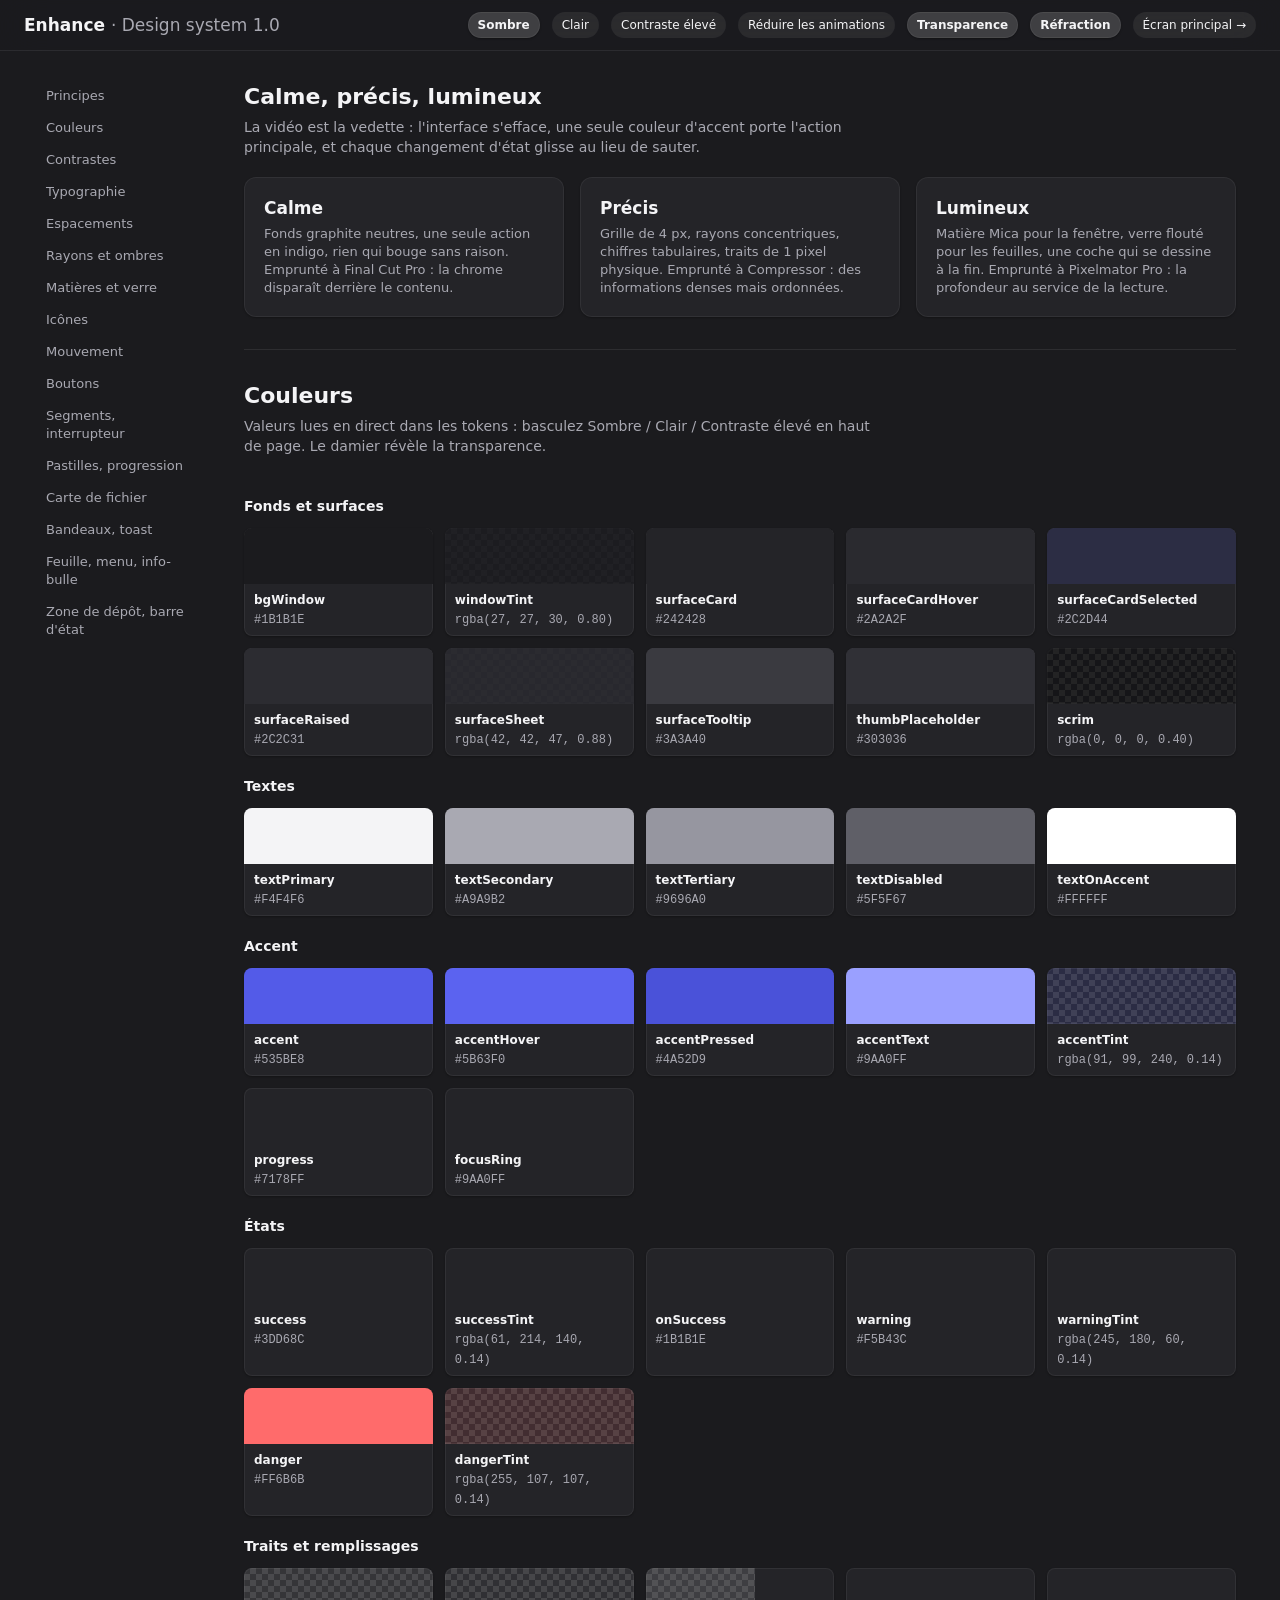
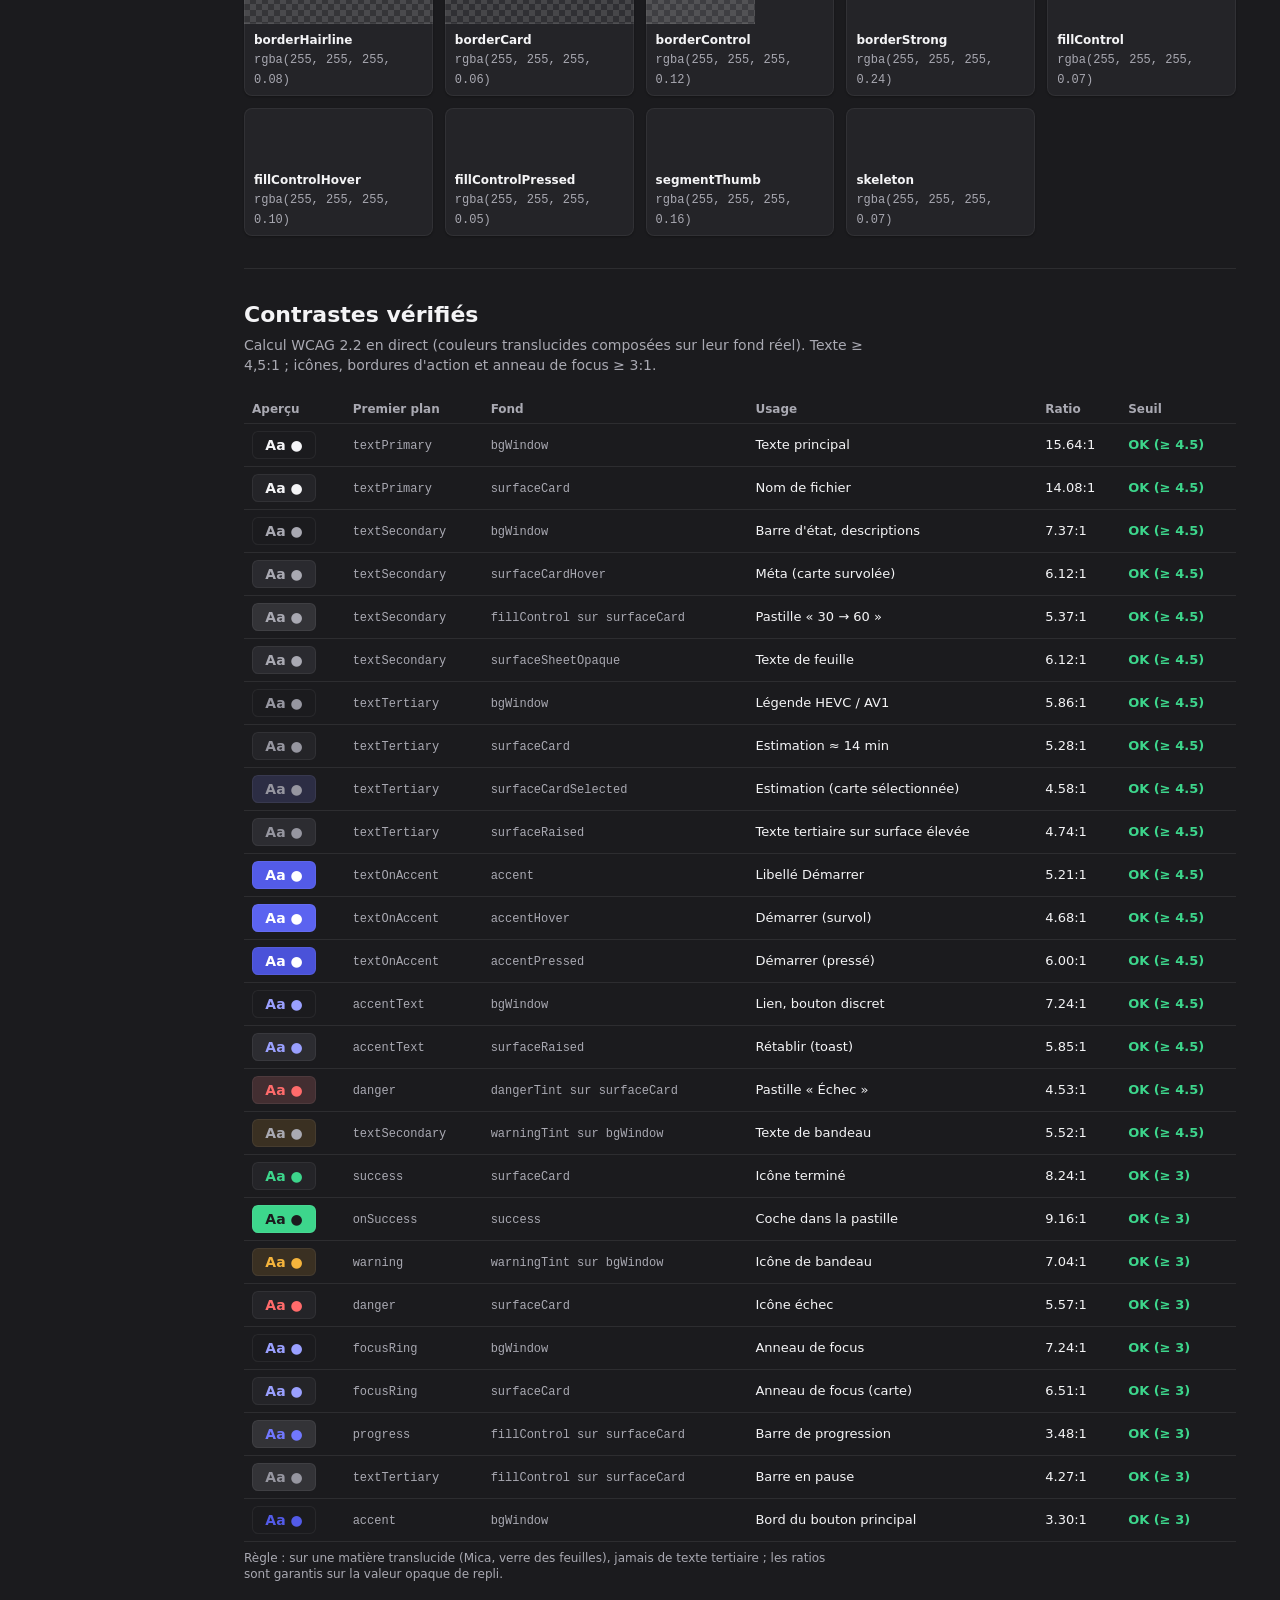
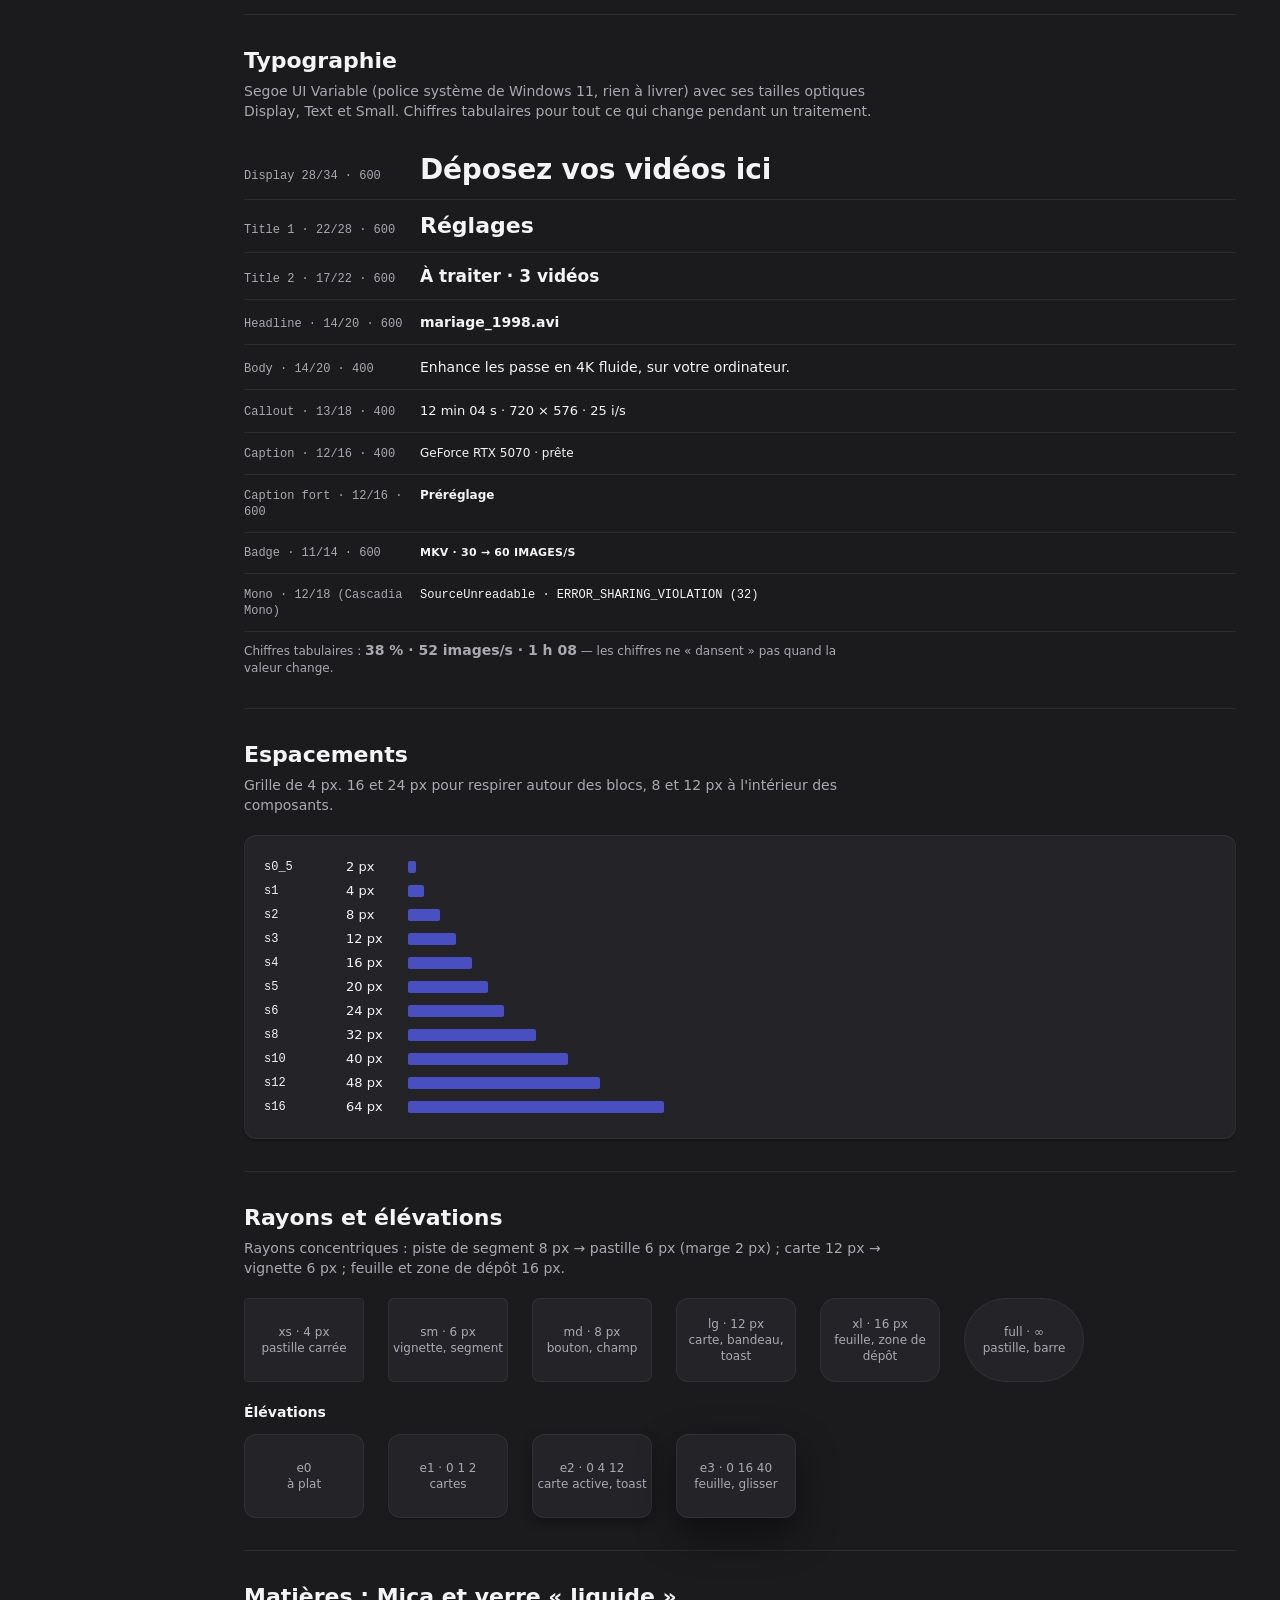
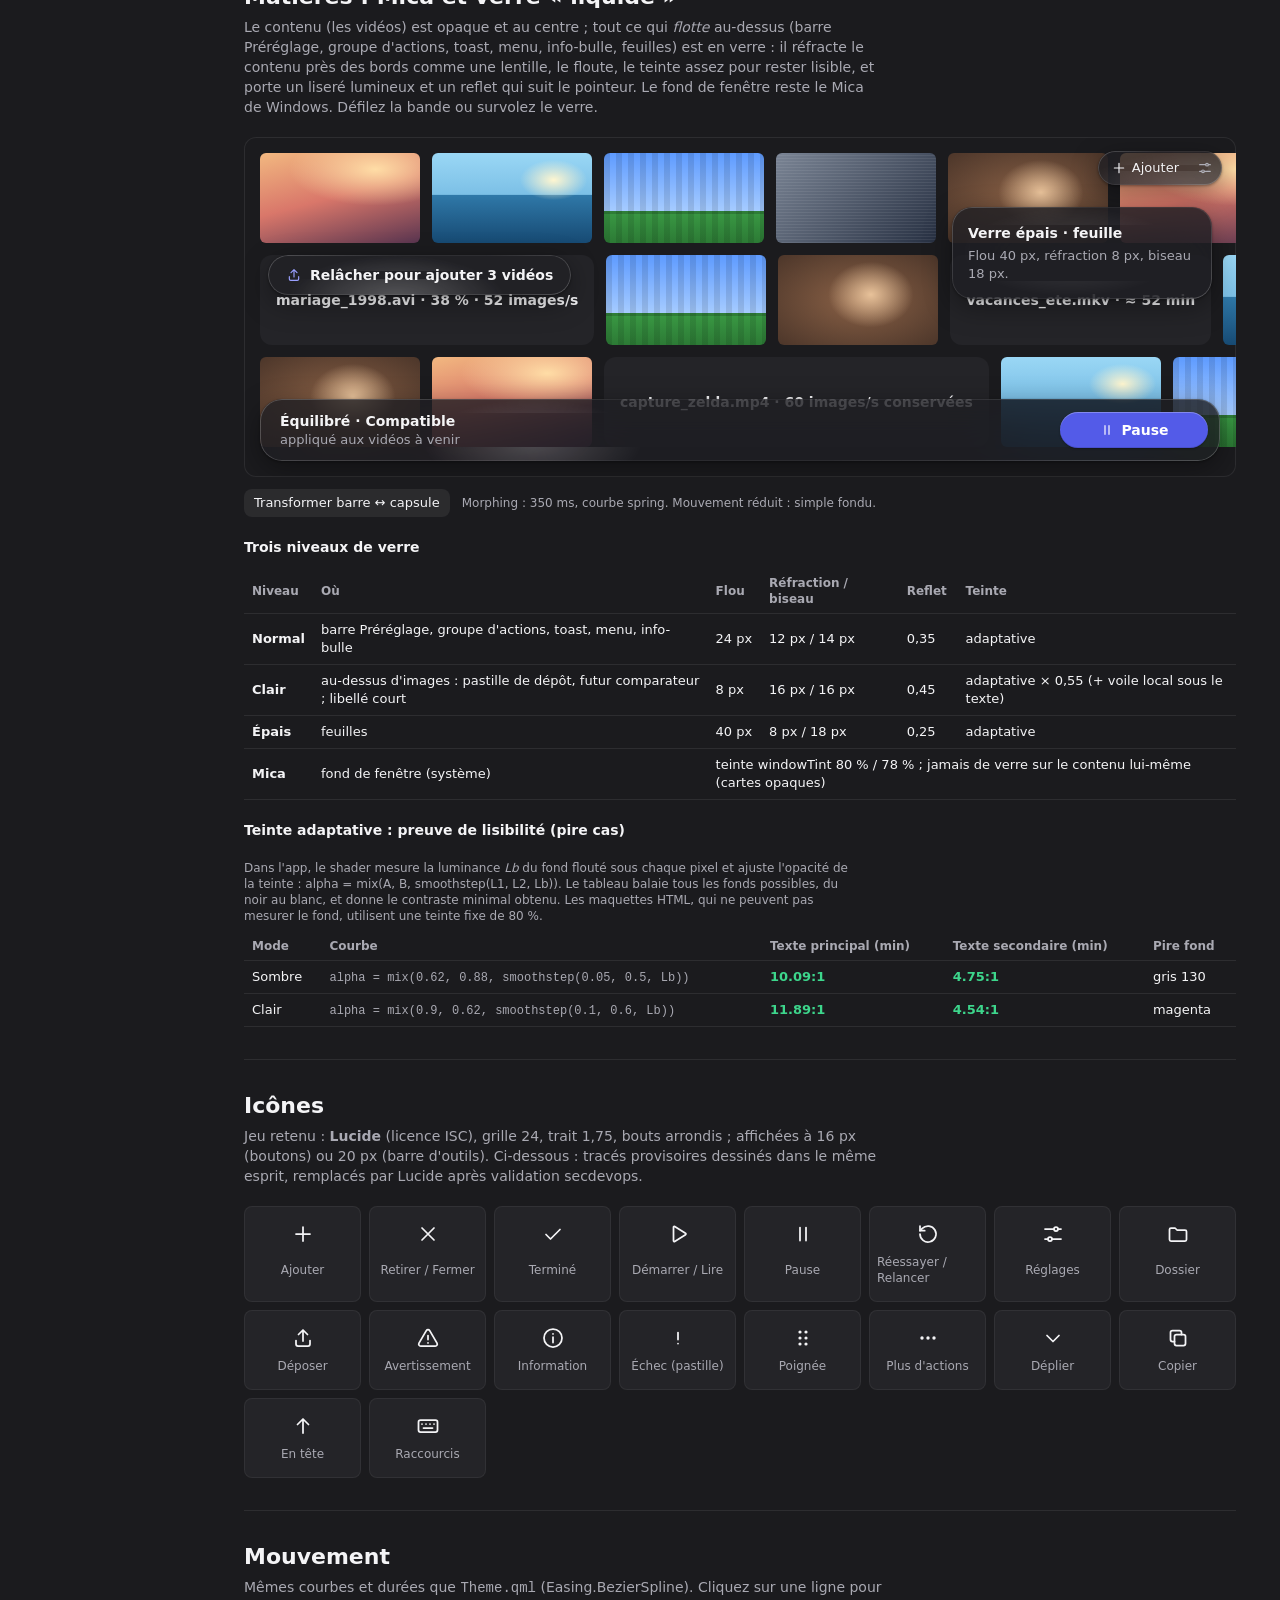
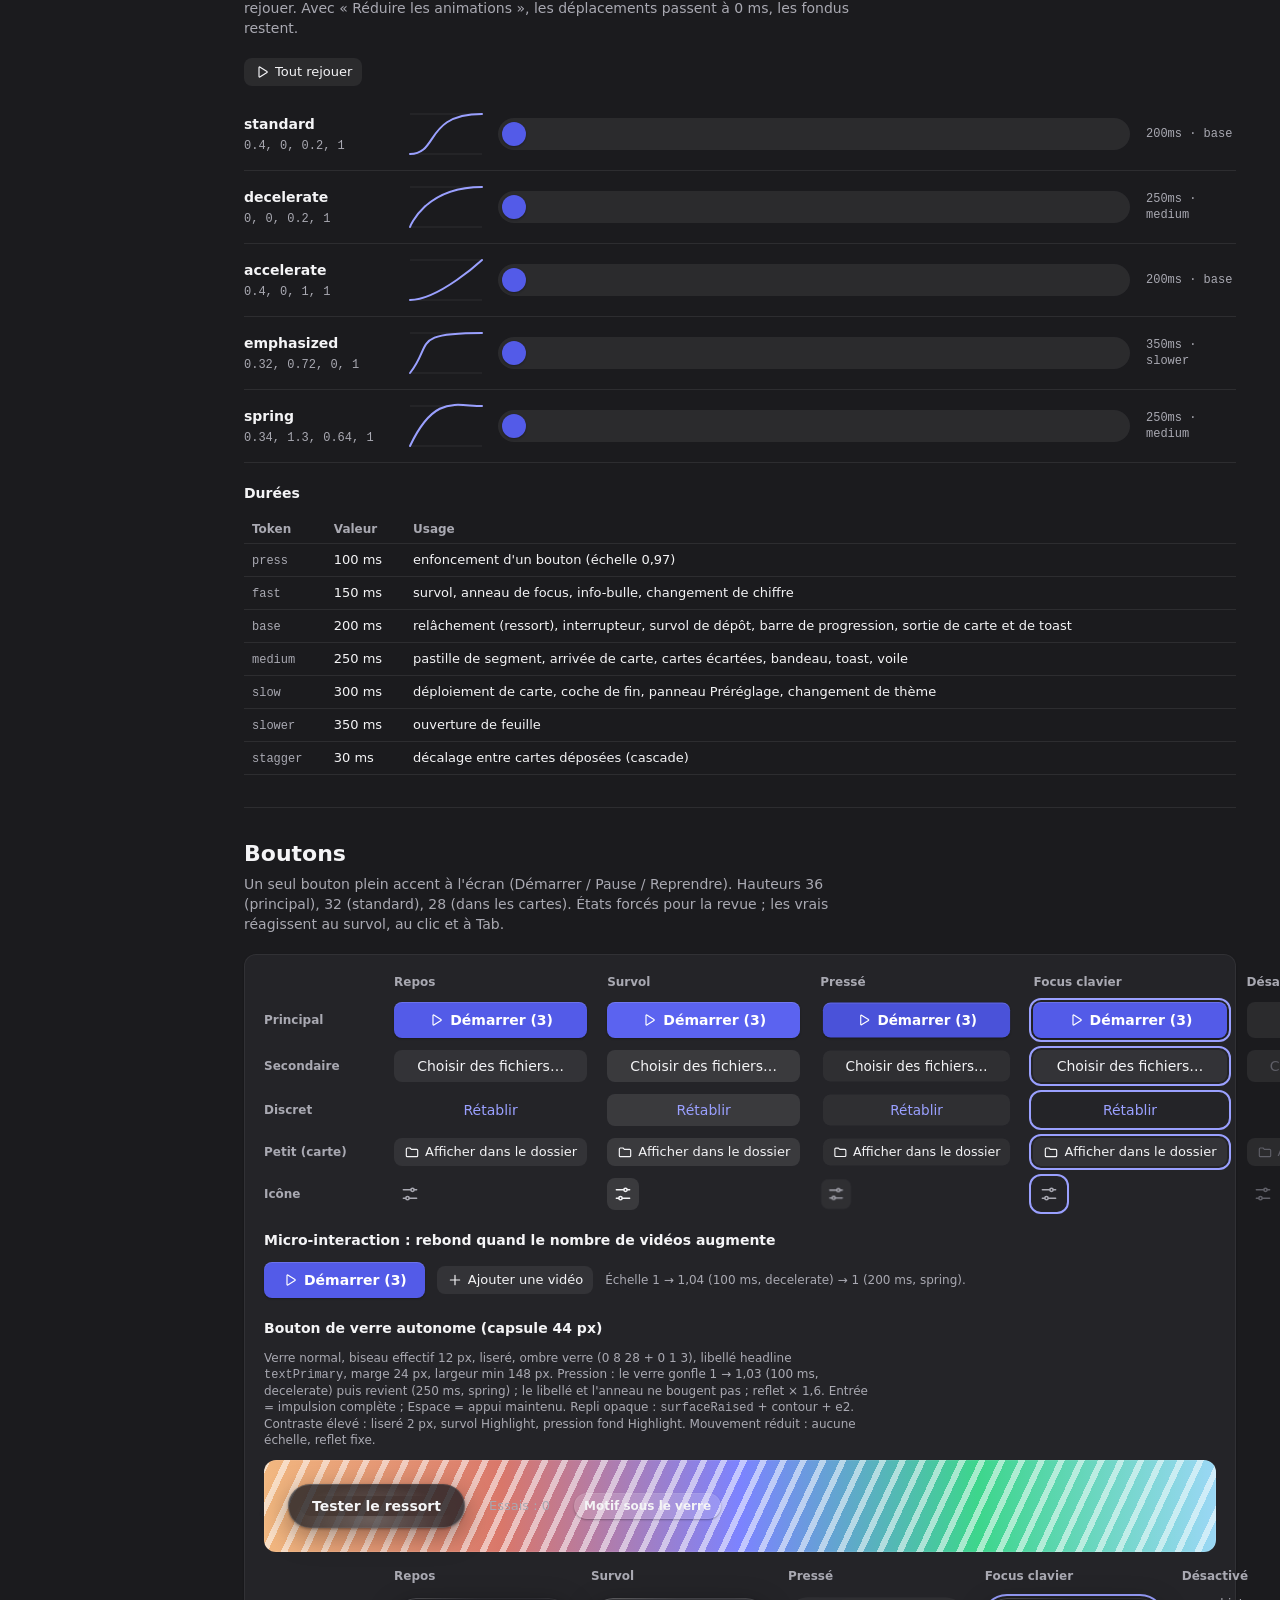
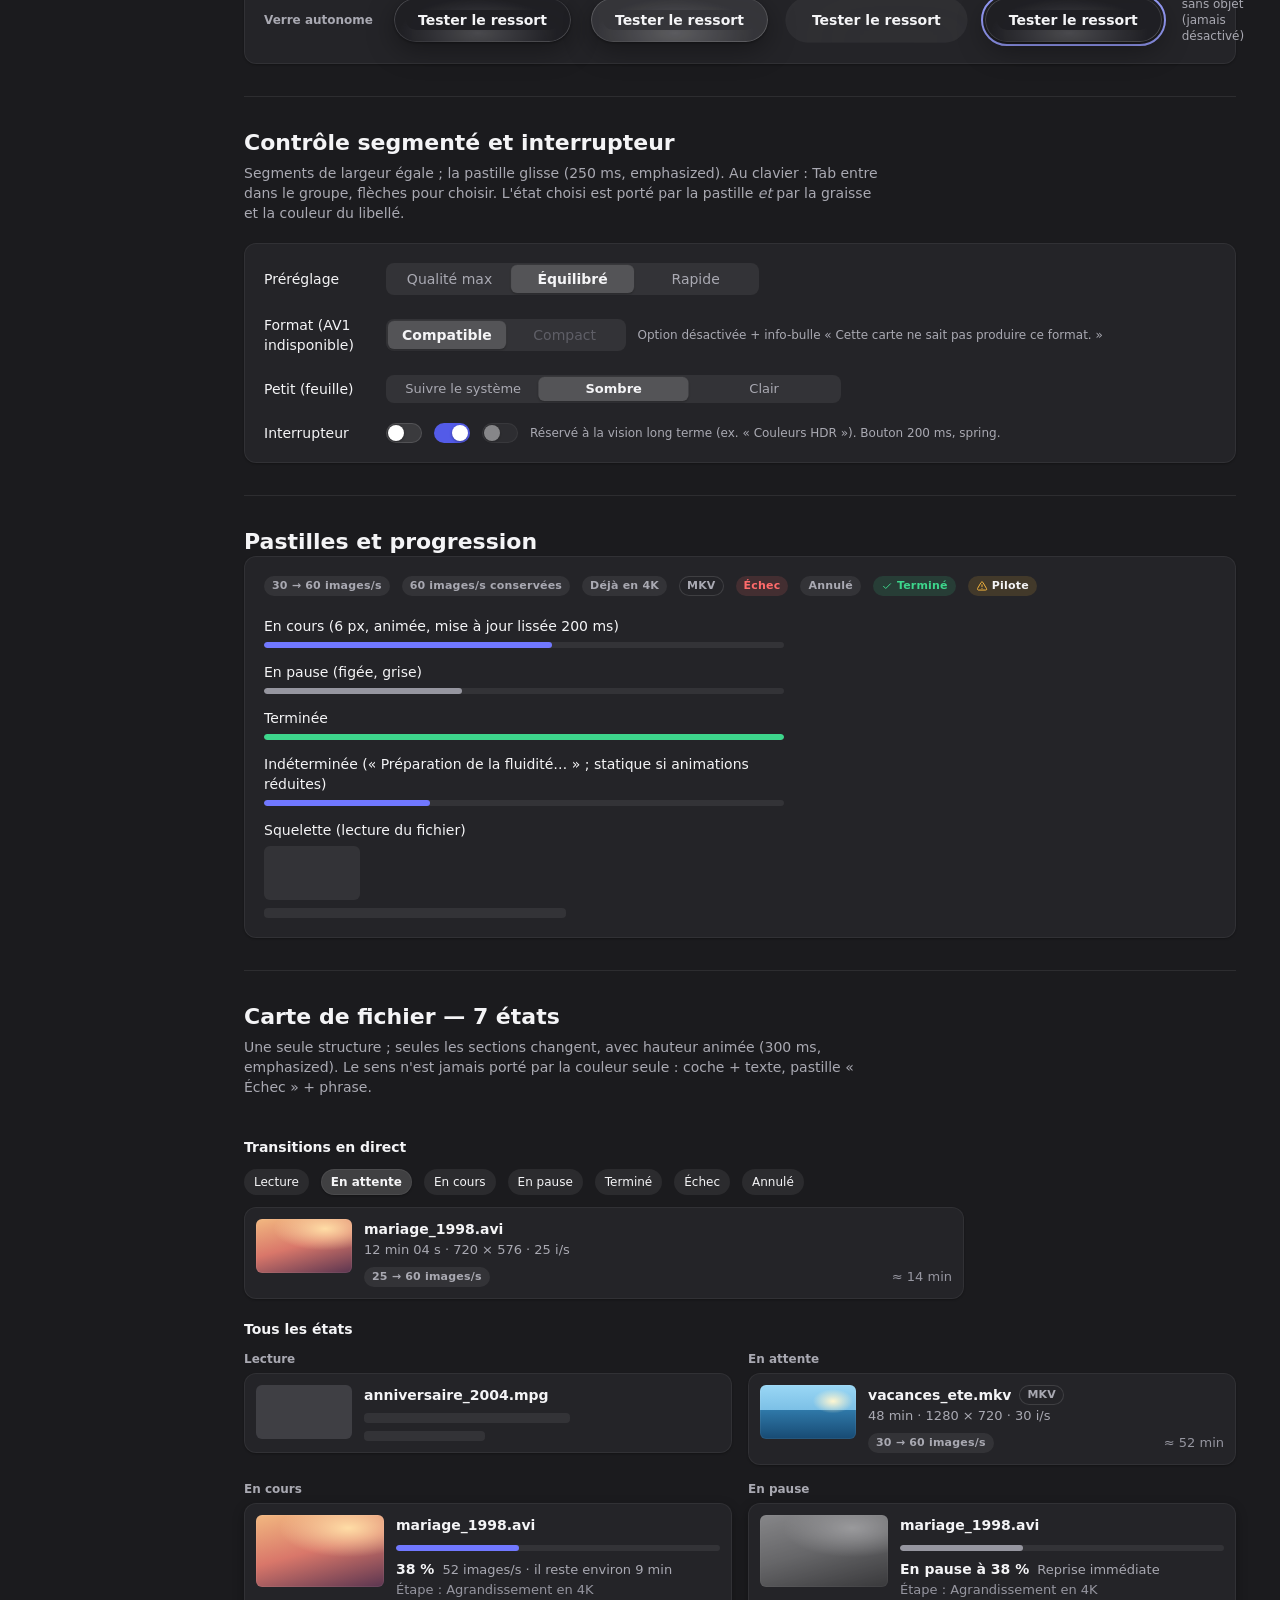
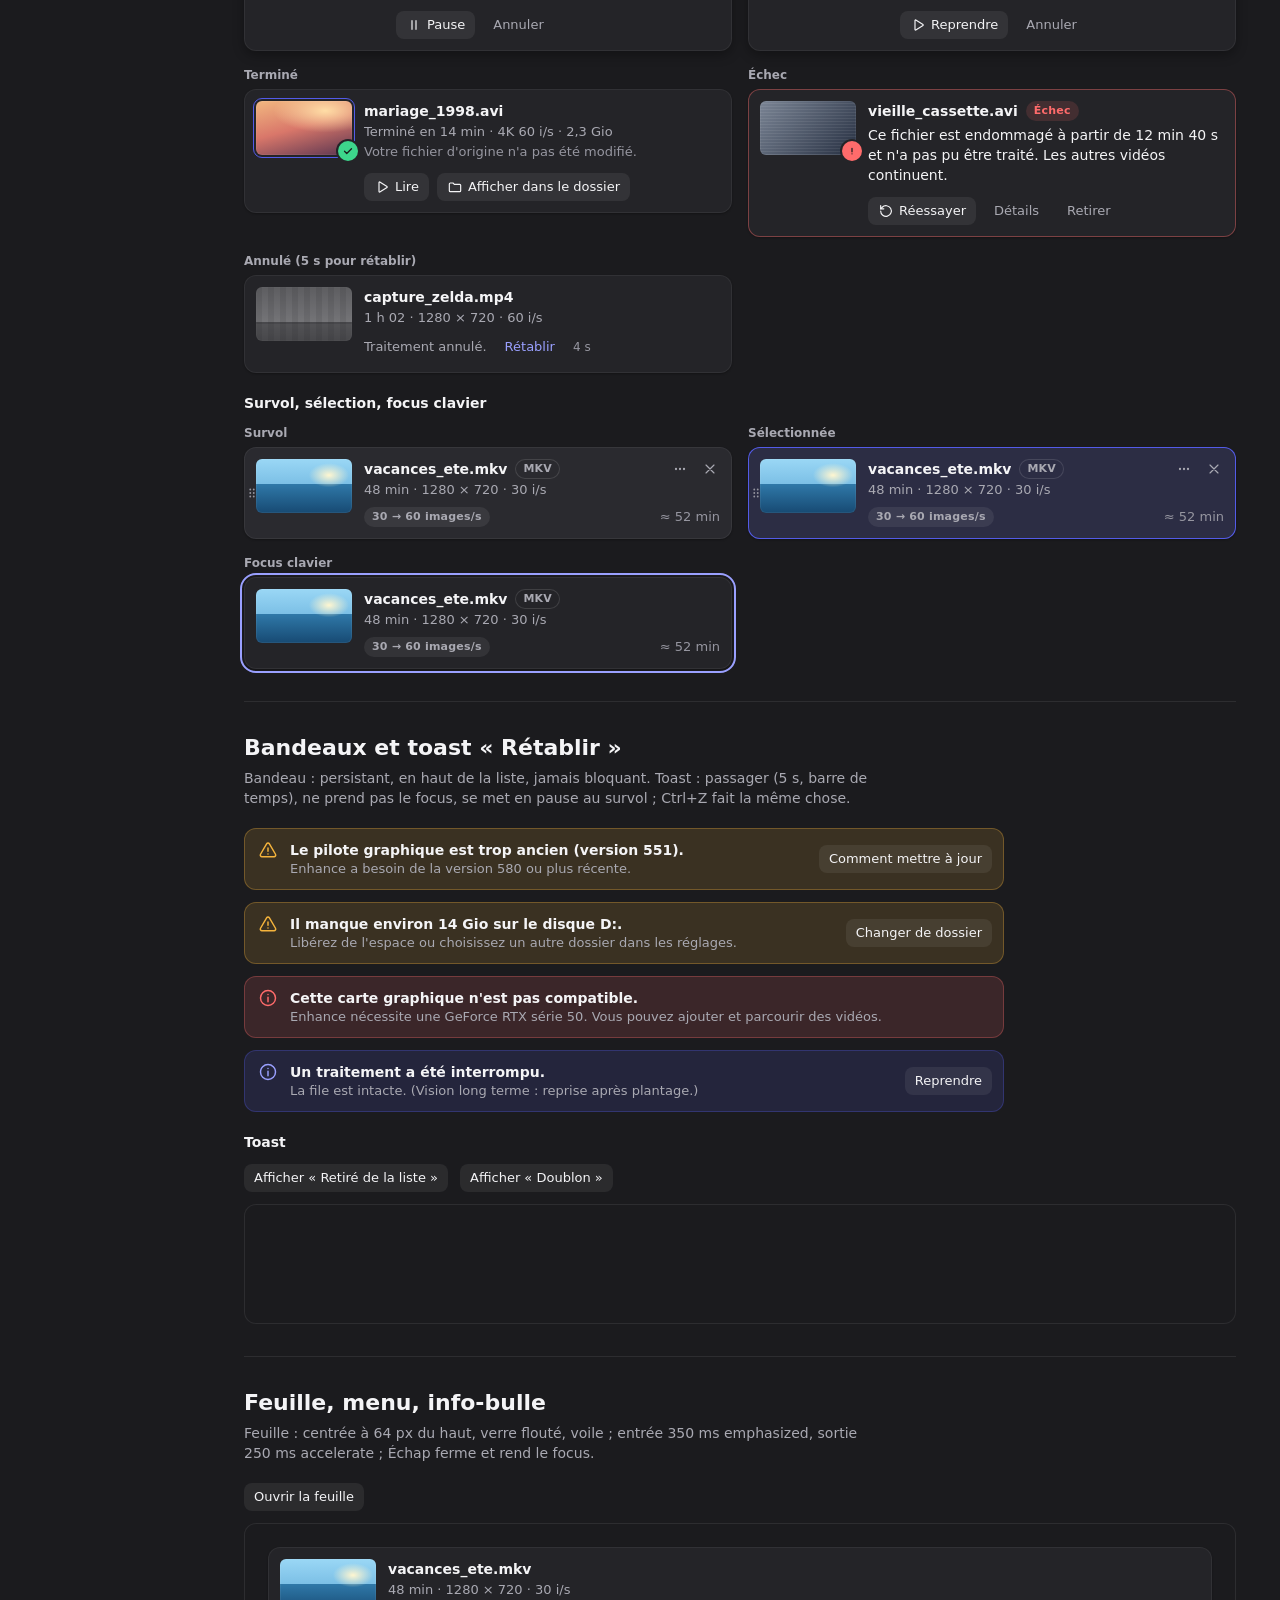
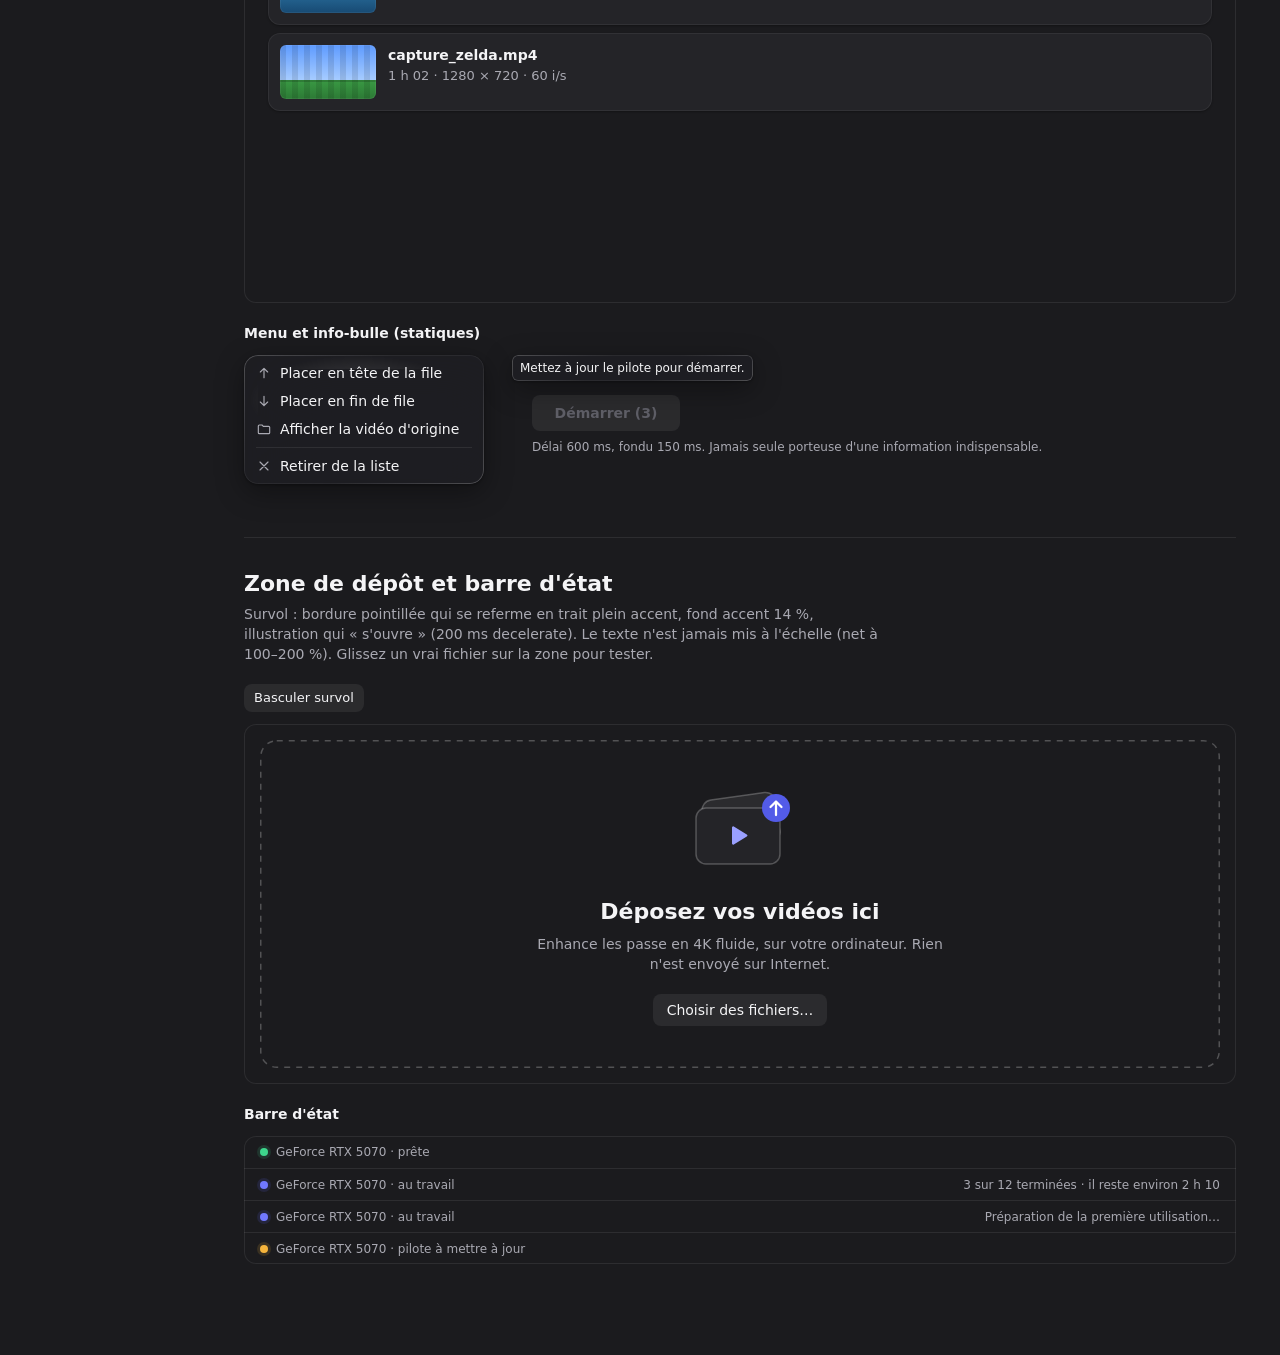
<file: docs/design/ui/maquettes/index.html>
<!DOCTYPE html>
<html lang="fr" data-theme="dark" class="refract">
<head>
<meta charset="utf-8">
<meta name="viewport" content="width=device-width, initial-scale=1">
<title>Enhance — Design system (catalogue)</title>
<style>
/* =====================================================================
   1. TOKENS — copie conforme de docs/design/ui/tokens.css
   ===================================================================== */
:root {
  --c-bg-window: #1B1B1E; --c-window-tint: rgba(27, 27, 30, 0.80); --c-surface-card: #242428;
  --c-surface-card-hover: #2A2A2F; --c-surface-card-selected: #2C2D44; --c-surface-raised: #2C2C31;
  --c-surface-sheet: rgba(42, 42, 47, 0.88); --c-surface-sheet-opaque: #2A2A2F; --c-surface-tooltip: #3A3A40;
  --c-thumb-placeholder: #303036; --c-border-hairline: rgba(255, 255, 255, 0.08); --c-border-card: rgba(255, 255, 255, 0.06);
  --c-border-control: rgba(255, 255, 255, 0.12); --c-border-strong: rgba(255, 255, 255, 0.24);
  --c-fill-control: rgba(255, 255, 255, 0.07); --c-fill-control-hover: rgba(255, 255, 255, 0.10);
  --c-fill-control-pressed: rgba(255, 255, 255, 0.05); --c-segment-thumb: rgba(255, 255, 255, 0.16);
  --c-segment-selected-text: #F4F4F6; --c-scrim: rgba(0, 0, 0, 0.40);
  --c-text-primary: #F4F4F6; --c-text-secondary: #A9A9B2; --c-text-tertiary: #9696A0; --c-text-disabled: #5F5F67;
  --c-text-on-accent: #FFFFFF; --c-accent: #535BE8; --c-accent-hover: #5B63F0; --c-accent-pressed: #4A52D9;
  --c-accent-text: #9AA0FF; --c-accent-tint: rgba(91, 99, 240, 0.14); --c-progress: #7178FF; --c-focus-ring: #9AA0FF;
  --c-success: #3DD68C; --c-success-tint: rgba(61, 214, 140, 0.14); --c-on-success: #1B1B1E;
  --c-warning: #F5B43C; --c-warning-tint: rgba(245, 180, 60, 0.14); --c-danger: #FF6B6B; --c-danger-tint: rgba(255, 107, 107, 0.14);
  --c-skeleton: rgba(255, 255, 255, 0.07); --c-skeleton-shine: rgba(255, 255, 255, 0.10);
  --c-shadow1: rgba(0, 0, 0, 0.30); --c-shadow2: rgba(0, 0, 0, 0.32); --c-shadow3: rgba(0, 0, 0, 0.48);
  --shadow-e1: 0 1px 2px var(--c-shadow1); --shadow-e2: 0 4px 12px var(--c-shadow2); --shadow-e3: 0 16px 40px var(--c-shadow3);
  --font-display: "Segoe UI Variable Display", "Segoe UI Variable", "Segoe UI", system-ui, sans-serif;
  --font-text: "Segoe UI Variable Text", "Segoe UI Variable", "Segoe UI", system-ui, sans-serif;
  --font-small: "Segoe UI Variable Small", "Segoe UI Variable", "Segoe UI", system-ui, sans-serif;
  --font-mono: "Cascadia Mono", Consolas, monospace;
  --fw-regular: 400; --fw-semibold: 600;
  --t-display: 600 28px/34px var(--font-display); --ls-display: -0.2px;
  --t-title1: 600 22px/28px var(--font-display); --t-title2: 600 17px/22px var(--font-text);
  --t-headline: 600 14px/20px var(--font-text); --t-body: 400 14px/20px var(--font-text);
  --t-callout: 400 13px/18px var(--font-text); --t-caption: 400 12px/16px var(--font-small);
  --t-caption-strong: 600 12px/16px var(--font-small); --t-badge: 600 11px/14px var(--font-small); --ls-badge: 0.2px;
  --t-mono: 400 12px/18px var(--font-mono);
  --s0_5: 2px; --s1: 4px; --s2: 8px; --s3: 12px; --s4: 16px; --s5: 20px; --s6: 24px; --s8: 32px; --s10: 40px; --s12: 48px; --s16: 64px;
  --r-xs: 4px; --r-sm: 6px; --r-md: 8px; --r-lg: 12px; --r-xl: 16px; --r-full: 999px;
  --size-control-sm: 28px; --size-control: 32px; --size-control-lg: 36px; --size-hit-min: 32px;
  --size-icon-sm: 16px; --size-icon: 20px; --size-icon-lg: 24px; --icon-stroke: 1.75;
  --size-toolbar-h: 52px; --size-status-bar-h: 32px; --size-title-bar-h: 32px; --size-card-min-h: 80px;
  --size-thumb-w: 96px; --size-thumb-h: 54px; --size-thumb-active-w: 128px; --size-thumb-active-h: 72px;
  --size-thumb-narrow-w: 56px; --size-thumb-narrow-h: 32px; --size-progress-h: 4px; --size-progress-h-active: 6px;
  --size-badge-h: 20px; --size-status-dot: 8px; --size-check-badge: 20px;
  --size-focus-ring-w: 2px; --size-focus-ring-offset: 2px; --size-border: 1px; --size-drop-zone-border: 1.5px;
  --size-content-max-w: 880px; --size-sheet-w: 520px; --size-sheet-top: 64px; --size-toast-max-w: 480px; --size-primary-min-w: 148px;
  --dur-press: 100ms; --dur-fast: 150ms; --dur-base: 200ms; --dur-medium: 250ms; --dur-slow: 300ms; --dur-slower: 350ms;
  --dur-stagger: 30ms; --dur-theme-fade: 300ms; --dur-highlight-flash: 400ms; --dur-tooltip-delay: 600ms;
  --dur-shimmer: 1400ms; --dur-indeterminate: 1600ms; --dur-toast: 5000ms; --dur-refused-message: 6000ms;
  --move-press: 100ms; --move-fast: 150ms; --move-base: 200ms; --move-medium: 250ms; --move-slow: 300ms; --move-slower: 350ms; --move-stagger: 30ms;
  --ease-standard: cubic-bezier(0.4, 0, 0.2, 1); --ease-decelerate: cubic-bezier(0, 0, 0.2, 1);
  --ease-accelerate: cubic-bezier(0.4, 0, 1, 1); --ease-emphasized: cubic-bezier(0.32, 0.72, 0, 1);
  --ease-spring: cubic-bezier(0.34, 1.3, 0.64, 1); --ease-linear: linear;
}
:root[data-theme="light"] {
  --c-bg-window: #F2F2F5; --c-window-tint: rgba(242, 242, 245, 0.78); --c-surface-card: #FFFFFF;
  --c-surface-card-hover: #F7F7F9; --c-surface-card-selected: #F2F3FD; --c-surface-raised: #FFFFFF;
  --c-surface-sheet: rgba(252, 252, 253, 0.88); --c-surface-sheet-opaque: #FCFCFD; --c-surface-tooltip: #FFFFFF;
  --c-thumb-placeholder: #E4E4E9; --c-border-hairline: rgba(0, 0, 0, 0.08); --c-border-card: rgba(0, 0, 0, 0.06);
  --c-border-control: rgba(0, 0, 0, 0.12); --c-border-strong: rgba(0, 0, 0, 0.22);
  --c-fill-control: rgba(0, 0, 0, 0.05); --c-fill-control-hover: rgba(0, 0, 0, 0.08); --c-fill-control-pressed: rgba(0, 0, 0, 0.11);
  --c-segment-thumb: #FFFFFF; --c-segment-selected-text: #1D1D21; --c-scrim: rgba(0, 0, 0, 0.20);
  --c-text-primary: #1D1D21; --c-text-secondary: #5E5E66; --c-text-tertiary: #6E6E77; --c-text-disabled: #A6A6AD;
  --c-text-on-accent: #FFFFFF; --c-accent: #4B53E0; --c-accent-hover: #434BD6; --c-accent-pressed: #3A42C4;
  --c-accent-text: #4B53E0; --c-accent-tint: rgba(75, 83, 224, 0.08); --c-progress: #4B53E0; --c-focus-ring: #4B53E0;
  --c-success: #1A7F45; --c-success-tint: rgba(26, 127, 69, 0.10); --c-on-success: #FFFFFF;
  --c-warning: #9A5A00; --c-warning-tint: rgba(154, 90, 0, 0.10); --c-danger: #C9302C; --c-danger-tint: rgba(201, 48, 44, 0.08);
  --c-skeleton: rgba(0, 0, 0, 0.06); --c-skeleton-shine: rgba(255, 255, 255, 0.75);
  --c-shadow1: rgba(0, 0, 0, 0.06); --c-shadow2: rgba(0, 0, 0, 0.10); --c-shadow3: rgba(0, 0, 0, 0.18);
}
:root.reduce-motion { --move-press: 0ms; --move-fast: 0ms; --move-base: 0ms; --move-medium: 0ms; --move-slow: 0ms; --move-slower: 0ms; --move-stagger: 0ms; }
@media (prefers-reduced-motion: reduce) {
  :root { --move-press: 0ms; --move-fast: 0ms; --move-base: 0ms; --move-medium: 0ms; --move-slow: 0ms; --move-slower: 0ms; --move-stagger: 0ms; }
}
:root.hc {
  --c-bg-window: #202020; --c-window-tint: #202020; --c-surface-card: #202020; --c-surface-card-hover: #202020;
  --c-surface-card-selected: #202020; --c-surface-raised: #202020; --c-surface-sheet: #202020; --c-surface-sheet-opaque: #202020;
  --c-surface-tooltip: #202020; --c-thumb-placeholder: #202020;
  --c-border-hairline: #FFFFFF; --c-border-card: #FFFFFF; --c-border-control: #FFFFFF; --c-border-strong: #FFFFFF;
  --c-fill-control: #202020; --c-fill-control-hover: #202020; --c-fill-control-pressed: #202020;
  --c-segment-thumb: #8EE3F0; --c-segment-selected-text: #263B50; --c-scrim: transparent;
  --c-text-primary: #FFFFFF; --c-text-secondary: #FFFFFF; --c-text-tertiary: #FFFFFF; --c-text-disabled: #A6A6A6;
  --c-text-on-accent: #263B50; --c-accent: #8EE3F0; --c-accent-hover: #8EE3F0; --c-accent-pressed: #8EE3F0;
  --c-accent-text: #75E9FC; --c-accent-tint: transparent; --c-progress: #8EE3F0; --c-focus-ring: #8EE3F0;
  --c-success: #FFFFFF; --c-success-tint: transparent; --c-on-success: #202020;
  --c-warning: #FFFFFF; --c-warning-tint: transparent; --c-danger: #FFFFFF; --c-danger-tint: transparent;
  --c-skeleton: #A6A6A6; --c-skeleton-shine: #A6A6A6;
  --c-shadow1: transparent; --c-shadow2: transparent; --c-shadow3: transparent; --size-border: 2px;
}
/* ---- Verre « liquide » (tokens.json > glass) ---- */
:root {
  --c-glass-tint: #1E1E23; --c-glass-rim: rgba(255, 255, 255, 0.22); --c-glass-rim-low: rgba(255, 255, 255, 0.06);
  --c-glass-specular: rgba(255, 255, 255, 0.55); --c-glass-shadow: rgba(0, 0, 0, 0.36);
  --glass-tint-rgb: 30, 30, 35; --glass-tint-alpha: 0.80;
  --glass-regular-blur: 24px; --glass-regular-sat: 1.35; --glass-regular-bezel: 14px; --glass-regular-specular: 0.35;
  --glass-clear-blur: 8px; --glass-clear-sat: 1.2; --glass-clear-bezel: 16px; --glass-clear-specular: 0.45; --glass-clear-tint-scale: 0.55;
  --glass-thick-blur: 40px; --glass-thick-sat: 1.2; --glass-thick-bezel: 18px; --glass-thick-specular: 0.25;
  --r-glass-bar: 22px; --r-glass-sheet: 20px; --r-glass-toast: 18px;
  --glass-press-scale: 1.03; --glass-segment-stretch: 1.12;
  --shadow-glass: 0 8px 28px var(--c-glass-shadow), 0 1px 3px var(--c-glass-shadow);
}
:root[data-theme="light"] {
  --c-glass-tint: #F8F8FA; --c-glass-rim: rgba(255, 255, 255, 0.85); --c-glass-rim-low: rgba(0, 0, 0, 0.08);
  --c-glass-specular: rgba(255, 255, 255, 0.90); --c-glass-shadow: rgba(0, 0, 0, 0.14);
  --glass-tint-rgb: 248, 248, 250;
}
:root.no-transparency { --glass-tint-rgb: 44, 44, 49; --glass-tint-alpha: 1; --glass-regular-blur: 0px; --glass-clear-blur: 0px; --glass-thick-blur: 0px;
  --glass-regular-specular: 0; --glass-clear-specular: 0; --glass-thick-specular: 0; --glass-clear-tint-scale: 1; }
:root.no-transparency[data-theme="light"] { --glass-tint-rgb: 255, 255, 255; }
:root.hc { --c-glass-tint: #202020; --glass-tint-rgb: 32, 32, 32; --glass-tint-alpha: 1; --c-glass-rim: #FFFFFF; --c-glass-rim-low: #FFFFFF;
  --c-glass-specular: transparent; --c-glass-shadow: transparent; --glass-regular-blur: 0px; --glass-clear-blur: 0px; --glass-thick-blur: 0px;
  --glass-regular-specular: 0; --glass-clear-specular: 0; --glass-thick-specular: 0; --glass-clear-tint-scale: 1; }

/* =====================================================================
   2. BASE ET COMPOSANTS (identique à ecran-principal.html)
   ===================================================================== */
*, *::before, *::after { box-sizing: border-box; }
html { color-scheme: dark; }
html[data-theme="light"] { color-scheme: light; }
body { margin: 0; font: var(--t-body); color: var(--c-text-primary); -webkit-font-smoothing: antialiased; }
button { font: inherit; color: inherit; margin: 0; }
p, h1, h2, h3 { margin: 0; }
[hidden] { display: none !important; }
.num { font-variant-numeric: tabular-nums; }
.sr-only { position: absolute; width: 1px; height: 1px; overflow: hidden; clip: rect(0 0 0 0); white-space: nowrap; }
::view-transition-old(root), ::view-transition-new(root) { animation-duration: var(--dur-theme-fade); animation-timing-function: var(--ease-standard); }
.ic { width: var(--size-icon-sm); height: var(--size-icon-sm); flex: none; fill: none; stroke: currentColor;
  stroke-width: var(--icon-stroke); stroke-linecap: round; stroke-linejoin: round; }
.ic-20 { width: var(--size-icon); height: var(--size-icon); }
.btn, .icon-btn, .seg, .card, .switch, .link, .chip, .disclosure {
  outline: var(--size-focus-ring-w) solid transparent; outline-offset: 4px; }
.btn:focus-visible, .icon-btn:focus-visible, .card:focus-visible, .switch:focus-visible, .link:focus-visible,
.chip:focus-visible, .disclosure:focus-visible, .is-focus, .seg:has(.seg-item:focus-visible) {
  outline-color: var(--c-focus-ring); outline-offset: var(--size-focus-ring-offset); }
.btn { position: relative; display: inline-flex; align-items: center; justify-content: center; gap: 6px;
  height: var(--size-control); padding: 0 14px; border: 0; border-radius: var(--r-md);
  font: var(--t-body); white-space: nowrap; user-select: none; cursor: default;
  background: var(--c-fill-control); color: var(--c-text-primary);
  box-shadow: inset 0 0 0 var(--size-border) transparent;
  transition: background-color var(--dur-fast) var(--ease-standard), color var(--dur-fast) var(--ease-standard),
    transform var(--move-base) var(--ease-spring), outline-color var(--dur-fast) var(--ease-decelerate),
    outline-offset var(--move-fast) var(--ease-decelerate), box-shadow var(--dur-fast) var(--ease-standard); }
.btn:hover, .btn.is-hover { background: var(--c-fill-control-hover); }
.btn:active, .btn.is-pressed { background: var(--c-fill-control-pressed); transform: scale(0.97);
  transition-duration: var(--dur-press); transition-timing-function: var(--ease-standard); }
.btn[aria-disabled="true"], .btn.is-disabled { background: var(--c-fill-control); color: var(--c-text-disabled); transform: none; }
.btn-primary { height: var(--size-control-lg); min-width: var(--size-primary-min-w); padding: 0 18px; font: var(--t-headline);
  background: var(--c-accent); color: var(--c-text-on-accent);
  box-shadow: var(--shadow-e1), inset 0 1px 0 rgba(255, 255, 255, 0.14); }
.btn-primary:hover, .btn-primary.is-hover { background: var(--c-accent-hover); }
.btn-primary:active, .btn-primary.is-pressed { background: var(--c-accent-pressed); }
.btn-primary[aria-disabled="true"], .btn-primary.is-disabled { background: var(--c-fill-control); color: var(--c-text-disabled); box-shadow: none; }
.btn-plain { background: transparent; color: var(--c-accent-text); }
.btn-plain.neutral { color: var(--c-text-secondary); }
.btn-plain.neutral:hover, .btn-plain.neutral.is-hover { color: var(--c-text-primary); }
.btn-plain[aria-disabled="true"], .btn-plain.is-disabled { background: transparent; }
.btn-sm { height: var(--size-control-sm); padding: 0 10px; gap: 5px; font: var(--t-callout); border-radius: var(--r-md); }
.btn.bump { animation: bump-up var(--move-press) var(--ease-decelerate), bump-down var(--move-base) var(--ease-spring) var(--move-press); }
@keyframes bump-up { to { transform: scale(1.04); } }
@keyframes bump-down { from { transform: scale(1.04); } to { transform: scale(1); } }
.hc .btn { box-shadow: inset 0 0 0 var(--size-border) var(--c-border-control); }
.icon-btn { display: inline-grid; place-items: center; width: var(--size-control); height: var(--size-control); padding: 0;
  border: 0; border-radius: var(--r-md); background: transparent; color: var(--c-text-secondary); cursor: default;
  transition: background-color var(--dur-fast) var(--ease-standard), color var(--dur-fast) var(--ease-standard),
    transform var(--move-base) var(--ease-spring), outline-color var(--dur-fast) var(--ease-decelerate), outline-offset var(--move-fast) var(--ease-decelerate); }
.icon-btn.sm { width: var(--size-control-sm); height: var(--size-control-sm); }
.icon-btn:hover, .icon-btn.is-hover { background: var(--c-fill-control-hover); color: var(--c-text-primary); }
.icon-btn:active, .icon-btn.is-pressed { background: var(--c-fill-control-pressed); transform: scale(0.94); transition-duration: var(--dur-press); }
.icon-btn[aria-disabled="true"] { color: var(--c-text-disabled); background: transparent; }
.link { border: 0; padding: 0 2px; background: none; color: var(--c-accent-text); font: inherit; border-radius: var(--r-xs); cursor: default;
  text-decoration: underline; text-decoration-color: transparent; text-underline-offset: 3px;
  transition: text-decoration-color var(--dur-fast) var(--ease-standard), outline-color var(--dur-fast), outline-offset var(--move-fast); }
.link:hover { text-decoration-color: currentColor; }
.kbd { display: inline-block; min-width: 20px; padding: 1px 6px; border-radius: var(--r-xs); text-align: center;
  font: var(--t-caption-strong); color: var(--c-text-secondary); background: var(--c-fill-control); box-shadow: inset 0 -1px 0 var(--c-border-control); }
.seg { --n: 3; --i: 0; position: relative; display: inline-grid; grid-auto-flow: column; grid-auto-columns: 1fr;
  height: var(--size-control); padding: 2px; border-radius: var(--r-md); background: var(--c-fill-control);
  transition: outline-color var(--dur-fast) var(--ease-decelerate), outline-offset var(--move-fast) var(--ease-decelerate); }
.seg-thumb { position: absolute; top: 2px; bottom: 2px; left: 2px; width: calc((100% - 4px) / var(--n));
  transform: translateX(calc(var(--i) * 100%)); border-radius: var(--r-sm); background: var(--c-segment-thumb);
  box-shadow: 0 1px 2px var(--c-shadow1), 0 0 0 0.5px var(--c-border-card);
  transition: transform var(--move-medium) var(--ease-emphasized); }
.hc .seg-thumb { box-shadow: none; }
.seg-item { position: relative; z-index: 1; display: inline-flex; flex-direction: column; align-items: center; justify-content: center;
  min-width: 0; padding: 0 14px; border: 0; border-radius: var(--r-sm); background: transparent; outline: none;
  font: var(--t-body); color: var(--c-text-secondary); white-space: nowrap; cursor: default;
  transition: color var(--dur-fast) var(--ease-standard), opacity var(--dur-press) var(--ease-standard); }
.seg-item::after { content: attr(data-label); height: 0; overflow: hidden; visibility: hidden; font-weight: var(--fw-semibold); }
.seg-item:hover { color: var(--c-text-primary); }
.seg-item:active { opacity: 0.7; }
.seg-item[aria-checked="true"] { color: var(--c-segment-selected-text); font-weight: var(--fw-semibold); }
.seg-item[aria-disabled="true"] { color: var(--c-text-disabled); }
.seg.sm { height: var(--size-control-sm); }
.seg.sm .seg-item { font: var(--t-callout); padding: 0 10px; }
.seg.sm .seg-item[aria-checked="true"] { font-weight: var(--fw-semibold); }
.switch { position: relative; width: 36px; height: 20px; padding: 0; border: 0; border-radius: 10px; flex: none;
  background: var(--c-fill-control-hover); box-shadow: inset 0 0 0 1px var(--c-border-control);
  transition: background-color var(--dur-base) var(--ease-standard), outline-color var(--dur-fast), outline-offset var(--move-fast); }
.switch::after { content: ""; position: absolute; top: 2px; left: 2px; width: 16px; height: 16px; border-radius: 50%;
  background: #FFFFFF; box-shadow: 0 1px 3px rgba(0, 0, 0, 0.35); transition: transform var(--move-base) var(--ease-spring); }
.switch[aria-checked="true"] { background: var(--c-accent); box-shadow: none; }
.switch[aria-checked="true"]::after { transform: translateX(16px); }
.switch[aria-disabled="true"] { opacity: 0.45; }
.badge { display: inline-flex; align-items: center; gap: 4px; height: var(--size-badge-h); padding: 0 8px; flex: none;
  border-radius: var(--r-full); font: var(--t-badge); letter-spacing: var(--ls-badge); white-space: nowrap;
  background: var(--c-fill-control); color: var(--c-text-secondary); animation: fade-in var(--dur-fast) var(--ease-standard); }
.badge .ic { width: 12px; height: 12px; stroke-width: 2; }
.badge-outline { background: transparent; box-shadow: inset 0 0 0 1px var(--c-border-control); }
.badge-danger { background: var(--c-danger-tint); color: var(--c-danger); }
.badge-success { background: var(--c-success-tint); color: var(--c-success); }
.badge-warning { background: var(--c-warning-tint); color: var(--c-text-primary); }
.badge-warning .ic { color: var(--c-warning); }
@keyframes fade-in { from { opacity: 0; } }
.progress { position: relative; height: var(--size-progress-h); border-radius: var(--r-full); background: var(--c-fill-control); overflow: hidden; }
.progress.active { height: var(--size-progress-h-active); }
.hc .progress { box-shadow: inset 0 0 0 1px var(--c-border-strong); }
.progress-fill { position: absolute; inset: 0 auto 0 0; width: calc(var(--p, 0) * 1%); border-radius: inherit; background: var(--c-progress);
  transition: width var(--move-base) var(--ease-standard), background-color var(--dur-slow) var(--ease-standard); }
.progress.is-paused .progress-fill { background: var(--c-text-tertiary); }
.progress.is-done .progress-fill { background: var(--c-success); }
.progress.is-indeterminate .progress-fill { width: 32%; animation: indeterminate var(--dur-indeterminate) var(--ease-standard) infinite; }
@keyframes indeterminate { from { transform: translateX(-100%); } to { transform: translateX(320%); } }
.reduce-motion .progress.is-indeterminate .progress-fill { animation: none; width: 100%; opacity: 0.4; }
@media (prefers-reduced-motion: reduce) { .progress.is-indeterminate .progress-fill { animation: none; width: 100%; opacity: 0.4; } }
.skel { position: relative; overflow: hidden; border-radius: var(--r-xs); background: var(--c-skeleton); }
.skel::after { content: ""; position: absolute; inset: 0; transform: translateX(-100%);
  background: linear-gradient(90deg, transparent, var(--c-skeleton-shine), transparent);
  animation: shimmer var(--dur-shimmer) linear infinite; }
@keyframes shimmer { to { transform: translateX(100%); } }
.reduce-motion .skel::after { animation: none; opacity: 0; }
@media (prefers-reduced-motion: reduce) { .skel::after { animation: none; opacity: 0; } }
.skel-line { height: 10px; margin-top: 8px; }
.sec { display: grid; grid-template-rows: 0fr; opacity: 0; visibility: hidden;
  transition: grid-template-rows var(--move-slow) var(--ease-emphasized), opacity var(--dur-fast) var(--ease-standard), visibility 0s linear var(--move-slow); }
.sec.open { grid-template-rows: 1fr; opacity: 1; visibility: visible;
  transition: grid-template-rows var(--move-slow) var(--ease-emphasized), opacity var(--dur-base) var(--ease-standard) 60ms, visibility 0s; }
.sec > div { min-height: 0; overflow: hidden; padding: 4px; margin: -4px; }
.card { position: relative; display: grid; grid-template-columns: auto minmax(0, 1fr); column-gap: var(--s3); align-items: start;
  min-height: var(--size-card-min-h); padding: var(--s3); border-radius: var(--r-lg);
  background: var(--c-surface-card); box-shadow: var(--shadow-e1), inset 0 0 0 var(--size-border) var(--c-border-card);
  transition: background-color var(--dur-fast) var(--ease-standard), box-shadow var(--dur-slow) var(--ease-standard),
    outline-color var(--dur-fast) var(--ease-decelerate), outline-offset var(--move-fast) var(--ease-decelerate); }
.card:hover, .card.is-hover { background: var(--c-surface-card-hover); }
.card.is-selected { background: var(--c-surface-card-selected); box-shadow: var(--shadow-e1), inset 0 0 0 var(--size-border) var(--c-accent); }
.card[data-state="running"], .card[data-state="paused"] { box-shadow: var(--shadow-e2), inset 0 0 0 var(--size-border) var(--c-border-card); }
.card[data-state="failed"] { box-shadow: var(--shadow-e1), inset 0 0 0 var(--size-border) color-mix(in srgb, var(--c-danger) 40%, transparent); }
.card.flash { animation: flash var(--dur-highlight-flash) var(--ease-standard); }
@keyframes flash { 50% { background: var(--c-accent-tint); } }
.grip { position: absolute; left: 1px; top: 50%; width: 10px; height: 24px; margin-top: -12px; display: grid; place-items: center;
  color: var(--c-text-tertiary); opacity: 0; transition: opacity var(--dur-fast) var(--ease-standard); }
.grip .ic { width: 14px; height: 14px; }
.card[data-state="waiting"]:hover .grip, .card[data-state="waiting"].is-hover .grip,
.card[data-state="waiting"]:focus-visible .grip, .card[data-state="waiting"].is-selected .grip { opacity: 1; }
.thumb { position: relative; width: var(--size-thumb-w); height: var(--size-thumb-h); border-radius: var(--r-sm);
  background: var(--c-thumb-placeholder);
  transition: width var(--move-slow) var(--ease-emphasized), height var(--move-slow) var(--ease-emphasized); }
.thumb-img { position: absolute; inset: 0; border-radius: inherit; box-shadow: inset 0 0 0 1px rgba(255, 255, 255, 0.06);
  transition: opacity var(--dur-slow) var(--ease-standard), filter var(--dur-slow) var(--ease-standard); }
.thumb .skel { position: absolute; inset: 0; border-radius: inherit; opacity: 0; transition: opacity var(--dur-base); }
.thumb::after { content: ""; position: absolute; inset: -3px; border-radius: 9px; border: 1.5px solid var(--c-accent);
  opacity: 0; transform: scale(0.96); transition: opacity var(--dur-slow) var(--ease-standard), transform var(--move-slow) var(--ease-spring); }
.thumb-badge { position: absolute; right: -6px; bottom: -6px; z-index: 1; width: var(--size-check-badge); height: var(--size-check-badge);
  display: grid; place-items: center; border-radius: 50%; box-shadow: 0 0 0 2px var(--c-surface-card);
  opacity: 0; transform: scale(0.6);
  transition: opacity var(--dur-fast) var(--ease-standard), transform var(--move-slow) var(--ease-spring), box-shadow var(--dur-fast); }
.card:hover .thumb-badge { box-shadow: 0 0 0 2px var(--c-surface-card-hover); }
.thumb-badge .ic { width: 12px; height: 12px; stroke-width: 2.5; }
.thumb-badge.ok { background: var(--c-success); color: var(--c-on-success); }
.thumb-badge.ok path { stroke-dasharray: 20; stroke-dashoffset: 20; transition: stroke-dashoffset var(--move-slow) var(--ease-standard) 120ms; }
.thumb-badge.ko { background: var(--c-danger); color: var(--c-on-success); }
.card[data-state="reading"] .thumb-img { opacity: 0; }
.card[data-state="reading"] .thumb .skel { opacity: 1; }
.card[data-state="running"] .thumb, .card[data-state="paused"] .thumb { width: var(--size-thumb-active-w); height: var(--size-thumb-active-h); }
.card[data-state="paused"] .thumb-img { filter: grayscale(1); opacity: 0.6; }
.card[data-state="cancelled"] .thumb-img, .card[data-state="cancelPending"] .thumb-img { filter: grayscale(1); opacity: 0.45; }
.card[data-state="done"] .thumb::after { opacity: 1; transform: none; }
.card[data-state="done"] .thumb-badge.ok, .card[data-state="failed"] .thumb-badge.ko { opacity: 1; transform: none; }
.card[data-state="done"] .thumb-badge.ok path { stroke-dashoffset: 0; }
.card-head { display: flex; align-items: center; gap: var(--s2); min-width: 0; min-height: 20px; padding-right: 64px; }
.card-name { min-width: 0; font: var(--t-headline); overflow: hidden; text-overflow: ellipsis; white-space: nowrap; }
.card-actions { position: absolute; top: 8px; right: 8px; display: flex; gap: 2px; opacity: 0;
  transition: opacity var(--dur-fast) var(--ease-standard); }
.card:hover .card-actions, .card.is-hover .card-actions, .card:focus-within .card-actions, .card.is-selected .card-actions { opacity: 1; }
.card-meta { padding-top: 2px; font: var(--t-callout); color: var(--c-text-secondary); }
.card-info { display: flex; flex-wrap: wrap; align-items: center; gap: 6px; padding-top: 8px; }
.card-note { display: flex; align-items: center; gap: 6px; padding-top: 6px; font: var(--t-callout); color: var(--c-text-secondary); }
.card-note .ic { color: var(--c-text-tertiary); }
.est { margin-left: auto; font: var(--t-callout); color: var(--c-text-tertiary); white-space: nowrap; }
.run { padding-top: 10px; }
.run-line { display: flex; flex-wrap: wrap; align-items: baseline; column-gap: 8px; padding-top: 8px; }
.run-pct { font: var(--t-headline); }
.run-stats { font: var(--t-callout); color: var(--c-text-secondary); }
.run-step { padding-top: 2px; font: var(--t-callout); color: var(--c-text-tertiary); }
.card-buttons { display: flex; flex-wrap: wrap; gap: var(--s2); padding-top: var(--s3); }
.done-line { padding-top: 2px; font: var(--t-callout); color: var(--c-text-secondary); }
.reassure { padding-top: 2px; font: var(--t-callout); color: var(--c-text-tertiary); }
.fail-msg { padding-top: 4px; font: var(--t-body); color: var(--c-text-primary); max-width: 62ch; }
.cancel-row { display: flex; flex-wrap: wrap; align-items: center; gap: var(--s2); padding-top: 6px; font: var(--t-callout); color: var(--c-text-secondary); }
.countdown { font: var(--t-caption); color: var(--c-text-tertiary); }
.img-mariage { background: radial-gradient(120% 90% at 72% 18%, #FFDDA6 0%, transparent 45%), linear-gradient(165deg, #F2B880 0%, #D9776A 48%, #5A3550 100%); }
.img-mer { background: radial-gradient(30% 32% at 76% 30%, #FFF6D0 0%, transparent 70%), linear-gradient(180deg, #9AD7F5 0%, #7CC0E6 46%, #2F78A8 47%, #174A73 100%); }
.img-jeu { background: linear-gradient(180deg, transparent 64%, rgba(0, 0, 0, 0.18) 64% 68%, transparent 68%),
  repeating-linear-gradient(90deg, rgba(0, 0, 0, 0.10) 0 6px, transparent 6px 12px), linear-gradient(180deg, #5E9BFF 0%, #A5CBFF 64%, #3A9A44 64%, #2C7A35 100%); }
.img-vhs { background: repeating-linear-gradient(0deg, rgba(255, 255, 255, 0.07) 0 1px, transparent 1px 3px), linear-gradient(135deg, #7A8494 0%, #273042 100%); }
.img-salon { background: radial-gradient(38% 52% at 58% 44%, #E8C29A 0%, transparent 70%), radial-gradient(90% 90% at 50% 50%, #8A6146 0%, #3B2A22 100%); }
.img-gen { background: linear-gradient(135deg, hsl(var(--h) 55% 62%), hsl(calc(var(--h) + 40) 45% 30%)); }
.banner { display: grid; grid-template-columns: auto minmax(0, 1fr) auto; align-items: start; gap: var(--s3);
  padding: var(--s3) var(--s3) var(--s3) 14px; border-radius: var(--r-lg);
  background: var(--c-warning-tint); box-shadow: inset 0 0 0 var(--size-border) color-mix(in srgb, var(--c-warning) 30%, transparent); }
.banner > .ic { width: var(--size-icon); height: var(--size-icon); color: var(--c-warning); margin-top: 0; }
.banner.danger { background: var(--c-danger-tint); box-shadow: inset 0 0 0 var(--size-border) color-mix(in srgb, var(--c-danger) 30%, transparent); }
.banner.danger > .ic { color: var(--c-danger); }
.banner.info { background: var(--c-accent-tint); box-shadow: inset 0 0 0 var(--size-border) color-mix(in srgb, var(--c-accent) 30%, transparent); }
.banner.info > .ic { color: var(--c-accent-text); }
.banner-title { font: var(--t-headline); }
.banner-text { font: var(--t-callout); color: var(--c-text-secondary); }
.banner .btn { align-self: center; }
.toast { position: relative; display: flex; align-items: center; gap: var(--s3); max-width: var(--size-toast-max-w);
  min-height: 44px; padding: 6px 6px 6px var(--s4); overflow: hidden; pointer-events: auto;
  border-radius: var(--r-lg); background: var(--c-surface-raised); box-shadow: var(--shadow-e2), inset 0 0 0 var(--size-border) var(--c-border-card);
  font: var(--t-body); animation: toast-fade-in var(--dur-medium) var(--ease-decelerate) both, toast-rise-in var(--move-medium) var(--ease-decelerate) both; }
.toast.out { animation: toast-fade-out var(--dur-base) var(--ease-accelerate) both, toast-sink-out var(--move-base) var(--ease-accelerate) both; }
.toast-text { flex: 1; min-width: 0; }
.toast-timer { position: absolute; left: 0; right: 0; bottom: 0; height: 2px; background: var(--c-accent-text); opacity: 0.45;
  transform-origin: left; animation: toast-timer var(--dur-toast) linear forwards; }
.reduce-motion .toast-timer { opacity: 0; }
.toast:hover .toast-timer, .toast:focus-within .toast-timer { animation-play-state: paused; }
@keyframes toast-fade-in { from { opacity: 0; } }
@keyframes toast-rise-in { from { transform: translateY(8px); } }
@keyframes toast-fade-out { to { opacity: 0; } }
@keyframes toast-sink-out { to { transform: translateY(8px); } }
@keyframes toast-timer { to { transform: scaleX(0); } }
.tip { position: absolute; z-index: 50; max-width: 280px; padding: 5px 8px; border-radius: var(--r-sm); pointer-events: none;
  background: var(--c-surface-tooltip); color: var(--c-text-primary); font: var(--t-caption);
  box-shadow: var(--shadow-e2), inset 0 0 0 1px var(--c-border-card);
  opacity: 0; transition: opacity var(--dur-fast) var(--ease-standard); }
.tip.show { opacity: 1; }
.menu { position: absolute; z-index: 40; min-width: 220px; padding: 4px; border-radius: 10px;
  background: var(--c-surface-raised); box-shadow: var(--shadow-e3), inset 0 0 0 1px var(--c-border-card);
  opacity: 0; transform: scale(0.97); transform-origin: top right; pointer-events: none;
  transition: opacity var(--dur-fast) var(--ease-standard), transform var(--move-fast) var(--ease-decelerate); }
.menu.open { opacity: 1; transform: none; pointer-events: auto; }
.menu-item { display: flex; align-items: center; gap: 8px; width: 100%; height: 28px; padding: 0 8px; border: 0; border-radius: var(--r-sm);
  background: transparent; font: var(--t-body); color: var(--c-text-primary); text-align: left; cursor: default; outline: none;
  transition: background-color var(--dur-fast) var(--ease-standard); }
.menu-item .ic { color: var(--c-text-secondary); }
.menu-item:hover, .menu-item:focus-visible { background: var(--c-fill-control-hover); }
.hc .menu-item:focus-visible { outline: 2px solid var(--c-focus-ring); outline-offset: -2px; }
.menu-sep { height: 1px; margin: 4px 8px; background: var(--c-border-hairline); }
.scrim { position: absolute; inset: 0; z-index: 30; background: var(--c-scrim); opacity: 0; visibility: hidden;
  transition: opacity var(--dur-medium) var(--ease-standard), visibility 0s linear var(--dur-medium); }
.scrim.open { opacity: 1; visibility: visible; transition: opacity var(--dur-medium) var(--ease-standard), visibility 0s; }
.sheet { position: absolute; z-index: 31; left: 50%; top: var(--size-sheet-top); width: min(var(--size-sheet-w), calc(100% - 32px));
  max-height: calc(100% - var(--size-sheet-top) - 24px); display: flex; flex-direction: column;
  border-radius: var(--r-xl); background: var(--c-surface-sheet);
  -webkit-backdrop-filter: blur(32px) saturate(1.2); backdrop-filter: blur(32px) saturate(1.2);
  box-shadow: var(--shadow-e3), inset 0 0 0 var(--size-border) var(--c-border-card);
  opacity: 0; visibility: hidden; transform: translateX(-50%) translateY(-12px) scale(0.98);
  transition: opacity var(--dur-medium) var(--ease-accelerate), transform var(--move-medium) var(--ease-accelerate), visibility 0s linear var(--dur-medium); }
.sheet.open { opacity: 1; visibility: visible; transform: translateX(-50%);
  transition: opacity var(--dur-slower) var(--ease-emphasized), transform var(--move-slower) var(--ease-emphasized), visibility 0s; }
.sheet-head { padding: var(--s6) var(--s6) var(--s2); }
.sheet-title { font: var(--t-title1); }
.sheet-sub { padding-top: 4px; font: var(--t-callout); color: var(--c-text-secondary); }
.sheet-body { padding: var(--s2) var(--s6); overflow: auto; }
.sheet-section { padding: var(--s3) 0; border-top: 1px solid var(--c-border-hairline); }
.sheet-section:first-child { border-top: 0; }
.sheet-section h3 { font: var(--t-headline); padding-bottom: var(--s2); }
.sheet-section p { font: var(--t-callout); color: var(--c-text-secondary); }
.sheet-row { display: flex; align-items: center; justify-content: space-between; gap: var(--s4); }
.sheet-foot { display: flex; justify-content: flex-end; gap: var(--s2); padding: var(--s4) var(--s6) var(--s6); }
.sheet-foot .btn-primary { min-width: 96px; height: var(--size-control); }
.mono-box { margin-top: var(--s2); padding: var(--s3); border-radius: var(--r-md); background: var(--c-fill-control);
  font: var(--t-mono); color: var(--c-text-primary); white-space: pre-wrap; word-break: break-word; user-select: text; }
.disclosure { display: inline-flex; align-items: center; gap: 6px; height: 28px; padding: 0 6px; margin-left: -6px; border: 0; border-radius: var(--r-sm);
  background: transparent; font: var(--t-callout); color: var(--c-text-secondary); cursor: default;
  transition: background-color var(--dur-fast), color var(--dur-fast), outline-color var(--dur-fast), outline-offset var(--move-fast); }
.disclosure:hover { background: var(--c-fill-control); color: var(--c-text-primary); }
.disclosure .ic { transition: transform var(--move-base) var(--ease-standard); }
.disclosure[aria-expanded="true"] .ic { transform: rotate(180deg); }
.drop { position: relative; display: grid; place-items: center; min-height: 300px; height: 100%; padding: var(--s8) var(--s6);
  border-radius: var(--r-xl); text-align: center; background: transparent;
  transition: background-color var(--dur-fast) var(--ease-accelerate); }
.drop-border { position: absolute; inset: 0; width: 100%; height: 100%; overflow: visible; pointer-events: none; }
.drop-border rect { x: 0.75px; y: 0.75px; width: calc(100% - 1.5px); height: calc(100% - 1.5px); rx: 16px; fill: none;
  stroke: var(--c-border-strong); stroke-width: var(--size-drop-zone-border); stroke-dasharray: 6 6;
  transition: stroke var(--dur-fast) var(--ease-accelerate), stroke-dasharray var(--dur-fast) var(--ease-accelerate); }
.drop.hover { background: var(--c-accent-tint); transition-duration: var(--dur-base); transition-timing-function: var(--ease-decelerate); }
.drop.hover .drop-border rect { stroke: var(--c-accent); stroke-dasharray: 6 0; transition-duration: var(--dur-base); transition-timing-function: var(--ease-decelerate); }
.drop-stack { display: grid; justify-items: center; gap: var(--s2); max-width: 440px; }
.illus { width: 120px; height: 96px; margin-bottom: var(--s3); overflow: visible; }
.illus * { transform-box: fill-box; transform-origin: center; }
.illus .il-back { fill: var(--c-fill-control); stroke: var(--c-border-strong); stroke-width: 1.5; transform: rotate(-8deg);
  transition: transform var(--move-base) var(--ease-decelerate); }
.illus .il-front { fill: var(--c-surface-card); stroke: var(--c-border-strong); stroke-width: 1.5; transition: transform var(--move-base) var(--ease-decelerate), stroke var(--dur-base); }
.illus .il-play { fill: var(--c-accent-text); transition: transform var(--move-base) var(--ease-decelerate); }
.illus .il-badge { fill: var(--c-accent); transition: transform var(--move-base) var(--ease-spring); }
.illus .il-arrow { fill: none; stroke: #FFFFFF; stroke-width: 2.25; stroke-linecap: round; stroke-linejoin: round; transition: transform var(--move-base) var(--ease-spring); }
.drop.hover .il-back { transform: rotate(-14deg) translate(-4px, -2px); }
.drop.hover .il-front { transform: translateY(-3px) scale(1.02); stroke: var(--c-accent); }
.drop.hover .il-play { transform: translateY(-3px) scale(1.02); }
.drop.hover .il-badge, .drop.hover .il-arrow { transform: translateY(-5px) scale(1.06); }
.drop-title { font: var(--t-title1); }
.drop-swap { display: grid; }
.drop-swap > * { grid-area: 1 / 1; transition: opacity var(--dur-fast) var(--ease-standard); }
.drop .when-hover { opacity: 0; }
.drop.hover .when-hover { opacity: 1; }
.drop.hover .when-rest { opacity: 0; }
.drop-sub { font: var(--t-body); color: var(--c-text-secondary); transition: opacity var(--dur-fast); }
.drop .btn { margin-top: var(--s3); transition: opacity var(--dur-fast), background-color var(--dur-fast), transform var(--move-base) var(--ease-spring), outline-color var(--dur-fast), outline-offset var(--move-fast); }
.drop.hover .drop-sub, .drop.hover .btn { opacity: 0; }
.statusbar { display: flex; align-items: center; justify-content: space-between; gap: var(--s4);
  height: var(--size-status-bar-h); padding: 0 var(--s4); border-top: 1px solid var(--c-border-hairline);
  font: var(--t-caption); color: var(--c-text-secondary); white-space: nowrap; }
.status-gpu { display: flex; align-items: center; gap: var(--s2); min-width: 0; }
.dot { width: var(--size-status-dot); height: var(--size-status-dot); border-radius: 50%; flex: none; background: var(--c-success);
  box-shadow: 0 0 0 3px var(--c-success-tint); transition: background-color var(--dur-slow), box-shadow var(--dur-slow); }
.dot.warn { background: var(--c-warning); box-shadow: 0 0 0 3px var(--c-warning-tint); }
.dot.busy { background: var(--c-progress); box-shadow: 0 0 0 3px var(--c-accent-tint); }
.status-sum { overflow: hidden; text-overflow: ellipsis; }
.scroll::-webkit-scrollbar { width: 12px; }
.scroll::-webkit-scrollbar-track { background: transparent; }
.scroll::-webkit-scrollbar-thumb { border: 4px solid transparent; border-radius: 6px; background: var(--c-fill-control-hover) padding-box; }
.scroll::-webkit-scrollbar-thumb:hover { background: var(--c-border-strong) padding-box; }

/* --- Verre « liquide » : teinte + flou + réfraction (filtre SVG) + liseré + reflet qui suit le pointeur --- */
@property --mx { syntax: '<percentage>'; inherits: true; initial-value: 22%; }
@property --my { syntax: '<percentage>'; inherits: true; initial-value: 0%; }
:root { interpolate-size: allow-keywords; }
.glass { --g-blur: var(--glass-regular-blur); --g-sat: var(--glass-regular-sat); --g-bezel: var(--glass-regular-bezel);
  --g-spec: var(--glass-regular-specular); --g-tint: 1;
  isolation: isolate;
  background: rgba(var(--glass-tint-rgb), calc(var(--glass-tint-alpha) * var(--g-tint)));
  -webkit-backdrop-filter: blur(var(--g-blur)) saturate(var(--g-sat)); backdrop-filter: blur(var(--g-blur)) saturate(var(--g-sat));
  box-shadow: var(--shadow-glass); }
.refract .glass { -webkit-backdrop-filter: url(#lg-refract) blur(var(--g-blur)) saturate(var(--g-sat)); backdrop-filter: url(#lg-refract) blur(var(--g-blur)) saturate(var(--g-sat)); }
.refract .glass[data-lens="sq"] { -webkit-backdrop-filter: url(#lg-refract-sq) blur(var(--g-blur)) saturate(var(--g-sat)); backdrop-filter: url(#lg-refract-sq) blur(var(--g-blur)) saturate(var(--g-sat)); }
.glass::before { content: ""; position: absolute; inset: 0; z-index: 3; border-radius: inherit; padding: 1px; pointer-events: none;
  background: linear-gradient(140deg, var(--c-glass-rim) 0%, var(--c-glass-rim-low) 38%, var(--c-glass-rim-low) 62%, var(--c-glass-rim) 100%);
  -webkit-mask: linear-gradient(#000 0 0) content-box, linear-gradient(#000 0 0); -webkit-mask-composite: xor; mask-composite: exclude; }
.glass::after { content: ""; position: absolute; inset: 0; z-index: 3; border-radius: inherit; padding: var(--g-bezel); pointer-events: none;
  background: radial-gradient(closest-side, var(--c-glass-specular), transparent) no-repeat; background-size: 220px 90px;
  background-position: var(--mx) var(--my); opacity: var(--g-spec);
  -webkit-mask: linear-gradient(#000 0 0) content-box, linear-gradient(#000 0 0); -webkit-mask-composite: xor; mask-composite: exclude;
  transition: opacity var(--dur-fast) var(--ease-standard); }
.glass.pressing::after { opacity: calc(var(--g-spec) * 1.6); }
.glass-clear { --g-blur: var(--glass-clear-blur); --g-sat: var(--glass-clear-sat); --g-bezel: var(--glass-clear-bezel); --g-spec: var(--glass-clear-specular); --g-tint: var(--glass-clear-tint-scale); }
.glass-thick { --g-blur: var(--glass-thick-blur); --g-sat: var(--glass-thick-sat); --g-bezel: var(--glass-thick-bezel); --g-spec: var(--glass-thick-specular); }
.hc .glass, .no-transparency .glass { -webkit-backdrop-filter: none; backdrop-filter: none; box-shadow: var(--shadow-e2); }
.hc .glass::after, .no-transparency .glass::after { display: none; }
:where(.glass) { position: relative; }
.tip.glass { --g-spec: 0; }
.glass-group { display: inline-flex; align-items: center; gap: 2px; padding: 3px; border-radius: var(--r-full); }
.glass-group .btn, .glass-group .icon-btn { background: transparent; border-radius: var(--r-full); }
.glass-group .btn:hover, .glass-group .icon-btn:hover { background: var(--c-fill-control-hover); }
.glass-group .btn:active, .glass-group .icon-btn:active, .glass .btn-primary:active { transform: scale(var(--glass-press-scale));
  transition-duration: var(--move-press); transition-timing-function: var(--ease-decelerate); }
.glass .btn-primary { border-radius: var(--r-full); box-shadow: var(--shadow-e1), inset 0 1px 0 rgba(255, 255, 255, 0.28), inset 0 -1px 0 rgba(0, 0, 0, 0.12); }
.glass .btn-primary[aria-disabled="true"] { box-shadow: none; }
.toast.glass { border-radius: var(--r-glass-toast); }
.menu.glass { border-radius: 14px; }
.sheet.glass { border-radius: var(--r-glass-sheet); }
.seg.liquid .seg-thumb { animation: seg-stretch var(--move-medium) var(--ease-emphasized); }
@keyframes seg-stretch { 50% { scale: var(--glass-segment-stretch) 0.94; } }

/* Bouton de verre autonome (capsule 44 px, design-system §9.1, ENH-004 specs §6).
   Le verre (.gbtn-bg) et son voile (.gbtn-fill) gonflent ; le libellé et l'anneau de focus ne sont jamais mis à l'échelle. */
:root { --size-glass-button-h: 44px; --size-glass-button-pad-x: 24px; }
.gbtn { position: relative; display: inline-flex; align-items: center; justify-content: center;
  height: var(--size-glass-button-h); min-width: var(--size-primary-min-w); padding: 0 var(--size-glass-button-pad-x);
  border: 0; border-radius: var(--r-full); background: transparent; font: var(--t-headline); color: var(--c-text-primary);
  white-space: nowrap; user-select: none; cursor: default; --mx: 22%; --my: 0%;
  outline: var(--size-focus-ring-w) solid transparent; outline-offset: 4px;
  transition: --mx var(--move-fast) var(--ease-decelerate), --my var(--move-fast) var(--ease-decelerate),
    outline-color var(--dur-fast) var(--ease-decelerate), outline-offset var(--move-fast) var(--ease-decelerate); }
.gbtn:focus-visible, .gbtn.is-focus { outline-color: var(--c-focus-ring); outline-offset: var(--size-focus-ring-offset); }
.gbtn-bg, .gbtn-fill { position: absolute; inset: 0; border-radius: inherit; pointer-events: none; transform: scale(1);
  transition: transform var(--move-medium) var(--ease-spring), background-color var(--dur-fast) var(--ease-standard), box-shadow var(--dur-fast) var(--ease-standard); }
.gbtn-bg { --g-bezel: 12px; /* biseau effectif = min(14, (44 - 20) / 2) */ z-index: 0; }
.gbtn-fill { z-index: 1; background: transparent; }
.gbtn-label { position: relative; z-index: 2; }
.gbtn-bg.glass::after { background-size: 160px 70px; }
.gbtn.pressing .gbtn-bg, .gbtn.pressing .gbtn-fill, .gbtn.is-pressed .gbtn-bg, .gbtn.is-pressed .gbtn-fill { transform: scale(var(--glass-press-scale));
  transition: transform var(--move-press) var(--ease-decelerate), background-color var(--dur-press) var(--ease-standard), box-shadow var(--dur-fast) var(--ease-standard); }
.reduce-motion .gbtn .gbtn-bg, .reduce-motion .gbtn .gbtn-fill { transform: none !important; }
@media (prefers-reduced-motion: reduce) { .gbtn .gbtn-bg, .gbtn .gbtn-fill { transform: none !important; } }
.gbtn:hover .gbtn-fill, .gbtn.is-hover .gbtn-fill { background: var(--c-fill-control-hover); }
.gbtn.pressing .gbtn-fill, .gbtn.is-pressed .gbtn-fill { background: var(--c-fill-control-pressed); }
.gbtn.pressing > .glass::after, .gbtn.is-pressed > .glass::after { opacity: calc(var(--g-spec) * 1.6); }
/* Repli opaque : surfaceRaised + contour borderControl + e2, sans reflet */
.no-transparency .gbtn-bg { box-shadow: var(--shadow-e2), inset 0 0 0 1px var(--c-border-control); }
.no-transparency .gbtn-bg::before { display: none; }
/* Contraste élevé : ButtonFace + liseré 2 px ButtonText ; survol : liseré Highlight ; pression : fond Highlight */
.hc .gbtn-bg { box-shadow: inset 0 0 0 2px var(--c-border-control); }
.hc .gbtn-bg::before { display: none; }
.hc .gbtn:hover .gbtn-bg, .hc .gbtn.is-hover .gbtn-bg, .hc .gbtn.pressing .gbtn-bg, .hc .gbtn.is-pressed .gbtn-bg { box-shadow: inset 0 0 0 2px var(--c-accent); }
.hc .gbtn:hover .gbtn-fill, .hc .gbtn.is-hover .gbtn-fill { background: transparent; }
.hc .gbtn.pressing .gbtn-fill, .hc .gbtn.is-pressed .gbtn-fill { background: var(--c-accent); }
.hc .gbtn.pressing .gbtn-label, .hc .gbtn.is-pressed .gbtn-label { color: var(--c-text-on-accent); }
/* Plateau d'essai : motif coloré sous les capsules pour rendre le verre visible (catalogue uniquement) */
.gbtn-stage { position: relative; display: flex; flex-wrap: wrap; align-items: center; gap: var(--s6); padding: var(--s6);
  border-radius: var(--r-lg); background: var(--c-bg-window); box-shadow: inset 0 0 0 1px var(--c-border-hairline); }
.gbtn-stage.testbed { background: repeating-linear-gradient(115deg, rgba(255, 255, 255, 0.55) 0 6px, transparent 6px 18px),
  linear-gradient(90deg, #F2B880 0%, #D9776A 25%, #7C83FF 50%, #3DD68C 75%, #9AD7F5 100%); }
.hc .gbtn-stage.testbed, .no-transparency .gbtn-stage.testbed { background: var(--c-bg-window); }
.gbtn-count { font: var(--t-callout); color: var(--c-text-secondary); font-variant-numeric: tabular-nums; white-space: nowrap; }
.gbtn-count.bump { animation: gb-fade var(--dur-fast) var(--ease-standard), gb-rise var(--move-fast) var(--ease-standard); }
@keyframes gb-fade { from { opacity: 0; } }
@keyframes gb-rise { from { transform: translateY(4px); } }

/* =====================================================================
   3. MISE EN PAGE DU CATALOGUE
   ===================================================================== */
body { background: var(--c-bg-window); }
.chip { height: 26px; padding: 0 10px; border: 0; border-radius: var(--r-full); background: var(--c-fill-control); color: inherit; font: var(--t-caption); cursor: default;
  transition: background-color var(--dur-fast), outline-color var(--dur-fast), outline-offset var(--move-fast); }
.chip:hover { background: var(--c-fill-control-hover); }
.chip[aria-pressed="true"] { background: var(--c-segment-thumb); font-weight: var(--fw-semibold); box-shadow: 0 1px 2px var(--c-shadow1), inset 0 0 0 1px var(--c-border-card); }
.top { position: sticky; top: 0; z-index: 60; display: flex; flex-wrap: wrap; align-items: center; gap: var(--s2) var(--s4);
  padding: var(--s3) var(--s6); background: var(--c-window-tint); -webkit-backdrop-filter: blur(24px) saturate(1.3); backdrop-filter: blur(24px) saturate(1.3);
  border-bottom: 1px solid var(--c-border-hairline); }
.top h1 { font: var(--t-title2); flex: 1; min-width: 240px; }
.top h1 span { color: var(--c-text-secondary); font-weight: var(--fw-regular); }
.layout { display: grid; grid-template-columns: 200px minmax(0, 1fr); max-width: 1240px; margin: 0 auto; }
nav { position: sticky; top: 57px; align-self: start; padding: var(--s6) var(--s4); display: grid; gap: 2px; }
nav a { padding: 6px 10px; border-radius: var(--r-sm); color: var(--c-text-secondary); text-decoration: none; font: var(--t-callout);
  transition: background-color var(--dur-fast), color var(--dur-fast); }
nav a:hover { background: var(--c-fill-control); color: var(--c-text-primary); }
nav a:focus-visible { outline: 2px solid var(--c-focus-ring); outline-offset: 2px; }
main { padding: var(--s6) var(--s6) var(--s16); min-width: 0; }
section.cat { padding: var(--s8) 0; border-top: 1px solid var(--c-border-hairline); }
section.cat:first-child { border-top: 0; padding-top: var(--s2); }
section.cat > h2 { font: var(--t-title1); }
section.cat > p.lead { padding: 6px 0 var(--s5); color: var(--c-text-secondary); max-width: 72ch; }
h3.sub { font: var(--t-headline); padding: var(--s5) 0 var(--s3); }
.note { font: var(--t-caption); color: var(--c-text-secondary); padding-top: var(--s2); max-width: 80ch; }
.panelbox { padding: var(--s5); border-radius: var(--r-lg); background: var(--c-surface-card); box-shadow: var(--shadow-e1), inset 0 0 0 var(--size-border) var(--c-border-card); }
.row { display: flex; flex-wrap: wrap; align-items: center; gap: var(--s3); }
.grid-states { display: grid; grid-template-columns: 110px repeat(5, auto); align-items: center; justify-content: start; gap: var(--s3) var(--s5); }
.grid-states .h { font: var(--t-caption-strong); color: var(--c-text-secondary); }
.keywords { display: grid; grid-template-columns: repeat(auto-fit, minmax(220px, 1fr)); gap: var(--s4); }
.kw { padding: var(--s5); border-radius: var(--r-lg); background: var(--c-surface-card); box-shadow: var(--shadow-e1), inset 0 0 0 var(--size-border) var(--c-border-card); }
.kw b { display: block; font: var(--t-title2); padding-bottom: 6px; }
.kw p { font: var(--t-callout); color: var(--c-text-secondary); }
.swatches { display: grid; grid-template-columns: repeat(auto-fill, minmax(180px, 1fr)); gap: var(--s3); }
.sw { border-radius: var(--r-md); overflow: hidden; background: var(--c-surface-card); box-shadow: var(--shadow-e1), inset 0 0 0 1px var(--c-border-card); }
.sw-chip { height: 56px; box-shadow: inset 0 -1px 0 var(--c-border-card); background-image: linear-gradient(45deg, rgba(128,128,128,.25) 25%, transparent 25%, transparent 75%, rgba(128,128,128,.25) 75%), linear-gradient(45deg, rgba(128,128,128,.25) 25%, transparent 25%, transparent 75%, rgba(128,128,128,.25) 75%); background-size: 12px 12px; background-position: 0 0, 6px 6px; position: relative; }
.sw-chip i { position: absolute; inset: 0; }
.sw-txt { padding: 8px 10px; }
.sw-txt b { display: block; font: var(--t-caption-strong); }
.sw-txt code { font: var(--t-caption); color: var(--c-text-secondary); font-family: var(--font-mono); }
table.t { width: 100%; border-collapse: collapse; font: var(--t-callout); }
table.t th { text-align: left; font: var(--t-caption-strong); color: var(--c-text-secondary); padding: 6px 8px; border-bottom: 1px solid var(--c-border-hairline); }
table.t td { padding: 7px 8px; border-bottom: 1px solid var(--c-border-hairline); vertical-align: middle; }
table.t code { font: var(--t-caption); font-family: var(--font-mono); color: var(--c-text-secondary); }
.pair { display: inline-grid; place-items: center; width: 64px; height: 28px; border-radius: var(--r-sm); font: var(--t-headline); box-shadow: inset 0 0 0 1px var(--c-border-card); }
.pass { color: var(--c-success); font-weight: var(--fw-semibold); }
.fail { color: var(--c-danger); font-weight: var(--fw-semibold); }
.type-row { display: grid; grid-template-columns: 160px minmax(0, 1fr); align-items: baseline; gap: var(--s4); padding: var(--s3) 0; border-bottom: 1px solid var(--c-border-hairline); }
.type-row code { font: var(--t-caption); font-family: var(--font-mono); color: var(--c-text-secondary); }
.space-row { display: grid; grid-template-columns: 70px 50px 1fr; align-items: center; gap: var(--s3); padding: 3px 0; font: var(--t-callout); }
.space-bar { height: 12px; border-radius: 2px; background: var(--c-accent); opacity: 0.8; }
.boxes { display: flex; flex-wrap: wrap; gap: var(--s6); }
.box { display: grid; place-items: center; width: 120px; height: 84px; background: var(--c-surface-card); font: var(--t-caption); color: var(--c-text-secondary); box-shadow: inset 0 0 0 1px var(--c-border-card); text-align: center; }
.material-demo { position: relative; height: 260px; border-radius: var(--r-lg); overflow: hidden;
  background: radial-gradient(60% 70% at 15% 20%, #6B4FD8 0%, transparent 60%), radial-gradient(50% 60% at 85% 80%, #1A8FB8 0%, transparent 60%), radial-gradient(40% 40% at 70% 15%, #D84F8A 0%, transparent 60%), #20243A; }
.material-demo .m-win { position: absolute; left: 24px; top: 24px; width: 46%; bottom: 24px; border-radius: 8px; padding: var(--s4);
  background: var(--c-window-tint); -webkit-backdrop-filter: blur(80px) saturate(1.5); backdrop-filter: blur(80px) saturate(1.5); box-shadow: 0 12px 32px rgba(0,0,0,.35); }
.material-demo .m-sheet { position: absolute; right: 24px; top: 48px; width: 40%; padding: var(--s4); border-radius: var(--r-xl);
  background: var(--c-surface-sheet); -webkit-backdrop-filter: blur(32px) saturate(1.2); backdrop-filter: blur(32px) saturate(1.2); box-shadow: var(--shadow-e3), inset 0 0 0 1px var(--c-border-card); }
.m-label { font: var(--t-headline); }
.m-text { font: var(--t-callout); color: var(--c-text-secondary); padding-top: 4px; }
.icons { display: grid; grid-template-columns: repeat(auto-fill, minmax(112px, 1fr)); gap: var(--s2); }
.icon-cell { display: grid; justify-items: center; gap: 8px; padding: var(--s4) var(--s2); border-radius: var(--r-md); background: var(--c-surface-card); box-shadow: inset 0 0 0 1px var(--c-border-card); font: var(--t-caption); color: var(--c-text-secondary); }
.icon-cell .ic { width: 24px; height: 24px; color: var(--c-text-primary); }
.motion-row { display: grid; grid-template-columns: 150px 72px minmax(0, 1fr) 90px; align-items: center; gap: var(--s4); padding: var(--s2) 0; border-bottom: 1px solid var(--c-border-hairline); }
.motion-row b { font: var(--t-headline); display: block; }
.motion-row code { font: var(--t-caption); font-family: var(--font-mono); color: var(--c-text-secondary); }
.curve { width: 72px; height: 56px; overflow: visible; }
.curve .axis { stroke: var(--c-border-hairline); fill: none; }
.curve .path { stroke: var(--c-accent-text); stroke-width: 2; fill: none; stroke-linecap: round; }
.lane { position: relative; height: 32px; border-radius: var(--r-full); background: var(--c-fill-control); }
.lane i { position: absolute; left: 4px; top: 4px; width: 24px; height: 24px; border-radius: 50%; background: var(--c-accent); box-shadow: var(--shadow-e1); }
.demo-stage { position: relative; min-height: 220px; border-radius: var(--r-lg); overflow: hidden; background: var(--c-bg-window); box-shadow: inset 0 0 0 1px var(--c-border-hairline); }
.cards-grid { display: grid; grid-template-columns: repeat(auto-fill, minmax(420px, 1fr)); gap: var(--s4); align-items: start; }
.cards-grid figure { margin: 0; }
.cards-grid figcaption { font: var(--t-caption-strong); color: var(--c-text-secondary); padding-bottom: 6px; }
.glass-lab { position: relative; height: 340px; border-radius: var(--r-lg); overflow: hidden; background: var(--c-bg-window); box-shadow: inset 0 0 0 1px var(--c-border-hairline); }
.glass-content { position: absolute; inset: 0; overflow: auto; padding: 16px; display: grid; gap: 12px; align-content: start; outline: none; }
.gl-row { display: flex; gap: 12px; width: max-content; }
.gl-row span[class^="img"] { display: block; width: 160px; height: 90px; border-radius: var(--r-sm); flex: none; }
.gl-text { display: grid; place-items: center; height: 90px; padding: 0 16px; flex: none; border-radius: var(--r-lg); background: var(--c-surface-card); font: var(--t-headline); }
.gl-actions { position: absolute; top: 14px; right: 14px; }
.gl-pill { position: absolute; left: 24px; top: 118px; display: flex; align-items: center; gap: 8px; padding: 10px 18px; border-radius: var(--r-full); font: var(--t-headline); }
.gl-pill .ic { color: var(--c-accent-text); }
.gl-sheet { position: absolute; right: 24px; top: 70px; width: 260px; padding: 16px; border-radius: var(--r-glass-sheet); }
.gl-bar { position: absolute; left: 50%; bottom: 16px; width: calc(100% - 32px); transform: translateX(-50%); border-radius: var(--r-glass-bar);
  transition: width var(--move-slower) var(--ease-spring), border-radius var(--move-slower) var(--ease-spring); }
.gl-bar.compact { width: fit-content; border-radius: 30px; }
.gl-bar-in { position: relative; z-index: 1; display: flex; align-items: center; justify-content: space-between; gap: 16px; padding: 12px 12px 12px 20px; }
.gl-bar-text { display: grid; }
.gl-bar-text b { font: var(--t-headline); }
.gl-bar-text span { font: var(--t-callout); color: var(--c-text-secondary); }
@media (max-width: 860px) { .layout { grid-template-columns: 1fr; } nav { display: none; } }
</style>
</head>
<body>

<svg width="0" height="0" style="position:absolute" aria-hidden="true">
  <symbol id="i-plus" viewBox="0 0 24 24"><path d="M12 5v14M5 12h14"/></symbol>
  <symbol id="i-x" viewBox="0 0 24 24"><path d="M6 6l12 12M18 6L6 18"/></symbol>
  <symbol id="i-check" viewBox="0 0 24 24"><path d="M5 12.5l4.5 4.5L19 7.5"/></symbol>
  <symbol id="i-pause" viewBox="0 0 24 24"><path d="M9 5.5v13M15 5.5v13"/></symbol>
  <symbol id="i-play" viewBox="0 0 24 24"><path d="M7.5 5.2v13.6a.8.8 0 0 0 1.2.7l10.8-6.8a.8.8 0 0 0 0-1.4L8.7 4.5a.8.8 0 0 0-1.2.7z"/></symbol>
  <symbol id="i-sliders" viewBox="0 0 24 24"><path d="M4 7h9M17 7h3M4 17h3M11 17h9"/><circle cx="15" cy="7" r="2"/><circle cx="9" cy="17" r="2"/></symbol>
  <symbol id="i-folder" viewBox="0 0 24 24"><path d="M3.5 7.5A1.5 1.5 0 0 1 5 6h4l2 2h8a1.5 1.5 0 0 1 1.5 1.5v8A1.5 1.5 0 0 1 19 19H5a1.5 1.5 0 0 1-1.5-1.5z"/></symbol>
  <symbol id="i-alert-triangle" viewBox="0 0 24 24"><path d="M10.3 4.6a2 2 0 0 1 3.4 0l7.3 12.5a2 2 0 0 1-1.7 3H4.7a2 2 0 0 1-1.7-3z"/><path d="M12 9.5v4M12 16.8v.1"/></symbol>
  <symbol id="i-alert" viewBox="0 0 24 24"><path d="M12 6.5v7M12 17.5v.1"/></symbol>
  <symbol id="i-info" viewBox="0 0 24 24"><circle cx="12" cy="12" r="9"/><path d="M12 11v5.5M12 7.8v.1"/></symbol>
  <symbol id="i-grip" viewBox="0 0 24 24"><g fill="currentColor" stroke="none"><circle cx="9" cy="6" r="1.6"/><circle cx="15" cy="6" r="1.6"/><circle cx="9" cy="12" r="1.6"/><circle cx="15" cy="12" r="1.6"/><circle cx="9" cy="18" r="1.6"/><circle cx="15" cy="18" r="1.6"/></g></symbol>
  <symbol id="i-more" viewBox="0 0 24 24"><g fill="currentColor" stroke="none"><circle cx="6" cy="12" r="1.7"/><circle cx="12" cy="12" r="1.7"/><circle cx="18" cy="12" r="1.7"/></g></symbol>
  <symbol id="i-chevron-down" viewBox="0 0 24 24"><path d="M6 9.5l6 6 6-6"/></symbol>
  <symbol id="i-chevron-up" viewBox="0 0 24 24"><path d="M6 14.5l6-6 6 6"/></symbol>
  <symbol id="i-retry" viewBox="0 0 24 24"><path d="M4 12a8 8 0 1 0 2.3-5.6L4 8.7"/><path d="M4 4v4.7h4.7"/></symbol>
  <symbol id="i-import" viewBox="0 0 24 24"><path d="M12 15V4M7.5 8.5L12 4l4.5 4.5M5 14.5v3.5A2 2 0 0 0 7 20h10a2 2 0 0 0 2-2v-3.5"/></symbol>
  <symbol id="i-copy" viewBox="0 0 24 24"><rect x="8.5" y="8.5" width="11" height="11" rx="2"/><path d="M15.5 8.5V6.5a2 2 0 0 0-2-2h-7a2 2 0 0 0-2 2v7a2 2 0 0 0 2 2h2"/></symbol>
  <symbol id="i-arrow-up" viewBox="0 0 24 24"><path d="M12 19V5M6.5 10.5L12 5l5.5 5.5"/></symbol>
  <symbol id="i-arrow-down" viewBox="0 0 24 24"><path d="M12 5v14M6.5 13.5L12 19l5.5-5.5"/></symbol>
  <symbol id="i-sun" viewBox="0 0 24 24"><circle cx="12" cy="12" r="4"/><path d="M12 2.5v2M12 19.5v2M2.5 12h2M19.5 12h2M5.3 5.3l1.4 1.4M17.3 17.3l1.4 1.4M5.3 18.7l1.4-1.4M17.3 6.7l1.4-1.4"/></symbol>
  <symbol id="i-moon" viewBox="0 0 24 24"><path d="M20 14.5A8 8 0 1 1 9.5 4a6.5 6.5 0 0 0 10.5 10.5z"/></symbol>
  <symbol id="i-keyboard" viewBox="0 0 24 24"><rect x="2.5" y="6" width="19" height="12" rx="2"/><path d="M6 10h.01M10 10h.01M14 10h.01M18 10h.01M7.5 14h9"/></symbol>
  <!-- Réfraction du verre : carte de déplacement (R = x, G = y, neutre 50 %) qui « tord » le fond près des bords -->
  <filter id="lg-refract" x="0" y="0" width="1" height="1" color-interpolation-filters="sRGB">
    <feImage preserveAspectRatio="none" result="map" href="data:image/svg+xml;utf8,<svg xmlns='http://www.w3.org/2000/svg' viewBox='0 0 100 100' preserveAspectRatio='none'><defs><linearGradient id='r'><stop offset='0' stop-color='%23ff0000'/><stop offset='.04' stop-color='%23800000'/><stop offset='.96' stop-color='%23800000'/><stop offset='1' stop-color='%23000000'/></linearGradient><linearGradient id='g' x2='0' y2='1'><stop offset='0' stop-color='%2300ff00'/><stop offset='.2' stop-color='%23008000'/><stop offset='.8' stop-color='%23008000'/><stop offset='1' stop-color='%23000000'/></linearGradient></defs><rect width='100' height='100' fill='url(%23r)'/><rect width='100' height='100' fill='url(%23g)' style='mix-blend-mode:screen'/></svg>"/>
    <feDisplacementMap in="SourceGraphic" in2="map" scale="22" xChannelSelector="R" yChannelSelector="G"/>
  </filter>
  <filter id="lg-refract-sq" x="0" y="0" width="1" height="1" color-interpolation-filters="sRGB">
    <feImage preserveAspectRatio="none" result="map" href="data:image/svg+xml;utf8,<svg xmlns='http://www.w3.org/2000/svg' viewBox='0 0 100 100' preserveAspectRatio='none'><defs><linearGradient id='r'><stop offset='0' stop-color='%23ff0000'/><stop offset='.18' stop-color='%23800000'/><stop offset='.82' stop-color='%23800000'/><stop offset='1' stop-color='%23000000'/></linearGradient><linearGradient id='g' x2='0' y2='1'><stop offset='0' stop-color='%2300ff00'/><stop offset='.22' stop-color='%23008000'/><stop offset='.78' stop-color='%23008000'/><stop offset='1' stop-color='%23000000'/></linearGradient></defs><rect width='100' height='100' fill='url(%23r)'/><rect width='100' height='100' fill='url(%23g)' style='mix-blend-mode:screen'/></svg>"/>
    <feDisplacementMap in="SourceGraphic" in2="map" scale="16" xChannelSelector="R" yChannelSelector="G"/>
  </filter>
</svg>

<header class="top">
  <h1>Enhance <span>· Design system 1.0</span></h1>
  <div class="row" role="group" aria-label="Apparence">
    <button class="chip" data-theme-set="dark" aria-pressed="true">Sombre</button>
    <button class="chip" data-theme-set="light" aria-pressed="false">Clair</button>
    <button class="chip" id="hcBtn" aria-pressed="false">Contraste élevé</button>
    <button class="chip" id="rmBtn" aria-pressed="false">Réduire les animations</button>
    <button class="chip" id="trBtn" aria-pressed="true" title="Simule le réglage Windows « Effets de transparence »">Transparence</button>
    <button class="chip" id="rfBtn" aria-pressed="true" title="Approximation SVG de la réfraction (Edge / Chrome)">Réfraction</button>
    <a class="chip" href="ecran-principal.html" style="display:inline-flex;align-items:center;text-decoration:none">Écran principal →</a>
  </div>
</header>

<div class="layout">
<nav aria-label="Sommaire">
  <a href="#principes">Principes</a><a href="#couleurs">Couleurs</a><a href="#contrastes">Contrastes</a><a href="#typo">Typographie</a>
  <a href="#espaces">Espacements</a><a href="#formes">Rayons et ombres</a><a href="#matieres">Matières et verre</a><a href="#icones">Icônes</a>
  <a href="#mouvement">Mouvement</a><a href="#boutons">Boutons</a><a href="#segments">Segments, interrupteur</a><a href="#pastilles">Pastilles, progression</a>
  <a href="#cartes">Carte de fichier</a><a href="#bandeaux">Bandeaux, toast</a><a href="#feuilles">Feuille, menu, info-bulle</a><a href="#depot">Zone de dépôt, barre d'état</a>
</nav>

<main>
<!-- ============================================================ PRINCIPES -->
<section class="cat" id="principes">
  <h2>Calme, précis, lumineux</h2>
  <p class="lead">La vidéo est la vedette : l'interface s'efface, une seule couleur d'accent porte l'action principale, et chaque changement d'état glisse au lieu de sauter.</p>
  <div class="keywords">
    <div class="kw"><b>Calme</b><p>Fonds graphite neutres, une seule action en indigo, rien qui bouge sans raison. Emprunté à Final Cut Pro : la chrome disparaît derrière le contenu.</p></div>
    <div class="kw"><b>Précis</b><p>Grille de 4 px, rayons concentriques, chiffres tabulaires, traits de 1 pixel physique. Emprunté à Compressor : des informations denses mais ordonnées.</p></div>
    <div class="kw"><b>Lumineux</b><p>Matière Mica pour la fenêtre, verre flouté pour les feuilles, une coche qui se dessine à la fin. Emprunté à Pixelmator Pro : la profondeur au service de la lecture.</p></div>
  </div>
</section>

<!-- ============================================================ COULEURS -->
<section class="cat" id="couleurs">
  <h2>Couleurs</h2>
  <p class="lead">Valeurs lues en direct dans les tokens : basculez Sombre / Clair / Contraste élevé en haut de page. Le damier révèle la transparence.</p>
  <div id="swatchGroups"></div>
</section>

<section class="cat" id="contrastes">
  <h2>Contrastes vérifiés</h2>
  <p class="lead">Calcul WCAG 2.2 en direct (couleurs translucides composées sur leur fond réel). Texte ≥ 4,5:1 ; icônes, bordures d'action et anneau de focus ≥ 3:1.</p>
  <table class="t" id="contrastTable"><thead><tr><th>Aperçu</th><th>Premier plan</th><th>Fond</th><th>Usage</th><th>Ratio</th><th>Seuil</th></tr></thead><tbody></tbody></table>
  <p class="note">Règle : sur une matière translucide (Mica, verre des feuilles), jamais de texte tertiaire ; les ratios sont garantis sur la valeur opaque de repli.</p>
</section>

<!-- ============================================================ TYPO -->
<section class="cat" id="typo">
  <h2>Typographie</h2>
  <p class="lead">Segoe UI Variable (police système de Windows 11, rien à livrer) avec ses tailles optiques Display, Text et Small. Chiffres tabulaires pour tout ce qui change pendant un traitement.</p>
  <div id="typeRows"></div>
  <p class="note">Chiffres tabulaires : <span class="num" style="font:var(--t-headline)">38 % · 52 images/s · 1 h 08</span> — les chiffres ne « dansent » pas quand la valeur change.</p>
</section>

<!-- ============================================================ ESPACES -->
<section class="cat" id="espaces">
  <h2>Espacements</h2>
  <p class="lead">Grille de 4 px. 16 et 24 px pour respirer autour des blocs, 8 et 12 px à l'intérieur des composants.</p>
  <div id="spaceRows" class="panelbox"></div>
</section>

<!-- ============================================================ FORMES -->
<section class="cat" id="formes">
  <h2>Rayons et élévations</h2>
  <p class="lead">Rayons concentriques : piste de segment 8 px → pastille 6 px (marge 2 px) ; carte 12 px → vignette 6 px ; feuille et zone de dépôt 16 px.</p>
  <div class="boxes" id="radiusBoxes"></div>
  <h3 class="sub">Élévations</h3>
  <div class="boxes">
    <div class="box" style="border-radius:var(--r-lg)">e0<br>à plat</div>
    <div class="box" style="border-radius:var(--r-lg);box-shadow:var(--shadow-e1),inset 0 0 0 1px var(--c-border-card)">e1 · 0 1 2<br>cartes</div>
    <div class="box" style="border-radius:var(--r-lg);box-shadow:var(--shadow-e2),inset 0 0 0 1px var(--c-border-card)">e2 · 0 4 12<br>carte active, toast</div>
    <div class="box" style="border-radius:var(--r-lg);box-shadow:var(--shadow-e3),inset 0 0 0 1px var(--c-border-card)">e3 · 0 16 40<br>feuille, glisser</div>
  </div>
</section>

<!-- ============================================================ MATIÈRES -->
<section class="cat" id="matieres">
  <h2>Matières : Mica et verre « liquide »</h2>
  <p class="lead">Le contenu (les vidéos) est opaque et au centre ; tout ce qui <i>flotte</i> au-dessus (barre Préréglage, groupe d'actions, toast, menu, info-bulle, feuilles) est en verre : il réfracte le contenu près des bords comme une lentille, le floute, le teinte assez pour rester lisible, et porte un liseré lumineux et un reflet qui suit le pointeur. Le fond de fenêtre reste le Mica de Windows. Défilez la bande ou survolez le verre.</p>
  <div class="glass-lab">
    <div class="glass-content scroll" id="glassContent" tabindex="0" aria-label="Contenu d'exemple sous le verre">
      <div class="gl-row"><span class="img-mariage"></span><span class="img-mer"></span><span class="img-jeu"></span><span class="img-vhs"></span><span class="img-salon"></span><span class="img-mariage"></span><span class="img-mer"></span><span class="img-jeu"></span></div>
      <div class="gl-row"><span class="gl-text">mariage_1998.avi · 38 % · 52 images/s</span><span class="img-jeu"></span><span class="img-salon"></span><span class="gl-text">vacances_ete.mkv · ≈ 52 min</span><span class="img-mer"></span><span class="img-vhs"></span></div>
      <div class="gl-row"><span class="img-salon"></span><span class="img-mariage"></span><span class="gl-text">capture_zelda.mp4 · 60 images/s conservées</span><span class="img-mer"></span><span class="img-jeu"></span><span class="img-mariage"></span></div>
    </div>
    <div class="glass glass-group gl-actions" data-lens="sq"><button class="btn btn-sm"><svg class="ic"><use href="#i-plus"/></svg>Ajouter</button><button class="icon-btn sm" aria-label="Réglages"><svg class="ic"><use href="#i-sliders"/></svg></button></div>
    <div class="glass glass-clear gl-pill" data-lens="sq"><svg class="ic"><use href="#i-import"/></svg><span>Relâcher pour ajouter 3 vidéos</span></div>
    <div class="glass glass-thick gl-sheet"><p class="m-label">Verre épais · feuille</p><p class="m-text">Flou 40 px, réfraction 8 px, biseau 18 px.</p></div>
    <div class="glass gl-bar" id="morphBar">
      <div class="gl-bar-in">
        <span class="gl-bar-text"><b>Équilibré · Compatible</b><span>appliqué aux vidéos à venir</span></span>
        <button class="btn btn-primary"><svg class="ic"><use href="#i-pause"/></svg>Pause</button>
      </div>
    </div>
  </div>
  <div class="row" style="padding-top:12px">
    <button class="btn btn-sm" id="morphBtn">Transformer barre ↔ capsule</button>
    <span class="note" style="padding:0">Morphing : 350 ms, courbe spring. Mouvement réduit : simple fondu.</span>
  </div>

  <h3 class="sub">Trois niveaux de verre</h3>
  <table class="t"><thead><tr><th>Niveau</th><th>Où</th><th>Flou</th><th>Réfraction / biseau</th><th>Reflet</th><th>Teinte</th></tr></thead><tbody>
    <tr><td><b>Normal</b></td><td>barre Préréglage, groupe d'actions, toast, menu, info-bulle</td><td>24 px</td><td>12 px / 14 px</td><td>0,35</td><td>adaptative</td></tr>
    <tr><td><b>Clair</b></td><td>au-dessus d'images : pastille de dépôt, futur comparateur ; libellé court</td><td>8 px</td><td>16 px / 16 px</td><td>0,45</td><td>adaptative × 0,55 (+ voile local sous le texte)</td></tr>
    <tr><td><b>Épais</b></td><td>feuilles</td><td>40 px</td><td>8 px / 18 px</td><td>0,25</td><td>adaptative</td></tr>
    <tr><td><b>Mica</b></td><td>fond de fenêtre (système)</td><td colspan="4">teinte windowTint 80 % / 78 % ; jamais de verre sur le contenu lui-même (cartes opaques)</td></tr>
  </tbody></table>

  <h3 class="sub">Teinte adaptative : preuve de lisibilité (pire cas)</h3>
  <p class="note" style="padding-bottom:8px">Dans l'app, le shader mesure la luminance <i>Lb</i> du fond flouté sous chaque pixel et ajuste l'opacité de la teinte : alpha = mix(A, B, smoothstep(L1, L2, Lb)). Le tableau balaie tous les fonds possibles, du noir au blanc, et donne le contraste minimal obtenu. Les maquettes HTML, qui ne peuvent pas mesurer le fond, utilisent une teinte fixe de 80 %.</p>
  <table class="t" id="adaptTable"><thead><tr><th>Mode</th><th>Courbe</th><th>Texte principal (min)</th><th>Texte secondaire (min)</th><th>Pire fond</th></tr></thead><tbody></tbody></table>
</section>

<!-- ============================================================ ICÔNES -->
<section class="cat" id="icones">
  <h2>Icônes</h2>
  <p class="lead">Jeu retenu : <b>Lucide</b> (licence ISC), grille 24, trait 1,75, bouts arrondis ; affichées à 16 px (boutons) ou 20 px (barre d'outils). Ci-dessous : tracés provisoires dessinés dans le même esprit, remplacés par Lucide après validation secdevops.</p>
  <div class="icons" id="iconGrid"></div>
</section>

<!-- ============================================================ MOUVEMENT -->
<section class="cat" id="mouvement">
  <h2>Mouvement</h2>
  <p class="lead">Mêmes courbes et durées que <code>Theme.qml</code> (Easing.BezierSpline). Cliquez sur une ligne pour rejouer. Avec « Réduire les animations », les déplacements passent à 0 ms, les fondus restent.</p>
  <div class="row" style="padding-bottom:12px"><button class="btn btn-sm" id="playAll"><svg class="ic"><use href="#i-play"/></svg>Tout rejouer</button></div>
  <div id="curveRows"></div>
  <h3 class="sub">Durées</h3>
  <table class="t"><thead><tr><th>Token</th><th>Valeur</th><th>Usage</th></tr></thead><tbody>
    <tr><td><code>press</code></td><td>100 ms</td><td>enfoncement d'un bouton (échelle 0,97)</td></tr>
    <tr><td><code>fast</code></td><td>150 ms</td><td>survol, anneau de focus, info-bulle, changement de chiffre</td></tr>
    <tr><td><code>base</code></td><td>200 ms</td><td>relâchement (ressort), interrupteur, survol de dépôt, barre de progression, sortie de carte et de toast</td></tr>
    <tr><td><code>medium</code></td><td>250 ms</td><td>pastille de segment, arrivée de carte, cartes écartées, bandeau, toast, voile</td></tr>
    <tr><td><code>slow</code></td><td>300 ms</td><td>déploiement de carte, coche de fin, panneau Préréglage, changement de thème</td></tr>
    <tr><td><code>slower</code></td><td>350 ms</td><td>ouverture de feuille</td></tr>
    <tr><td><code>stagger</code></td><td>30 ms</td><td>décalage entre cartes déposées (cascade)</td></tr>
  </tbody></table>
</section>

<!-- ============================================================ BOUTONS -->
<section class="cat" id="boutons">
  <h2>Boutons</h2>
  <p class="lead">Un seul bouton plein accent à l'écran (Démarrer / Pause / Reprendre). Hauteurs 36 (principal), 32 (standard), 28 (dans les cartes). États forcés pour la revue ; les vrais réagissent au survol, au clic et à Tab.</p>
  <div class="panelbox">
    <div class="grid-states">
      <span></span><span class="h">Repos</span><span class="h">Survol</span><span class="h">Pressé</span><span class="h">Focus clavier</span><span class="h">Désactivé</span>
      <span class="h">Principal</span>
      <button class="btn btn-primary"><svg class="ic"><use href="#i-play"/></svg>Démarrer (3)</button>
      <button class="btn btn-primary is-hover" tabindex="-1"><svg class="ic"><use href="#i-play"/></svg>Démarrer (3)</button>
      <button class="btn btn-primary is-pressed" tabindex="-1"><svg class="ic"><use href="#i-play"/></svg>Démarrer (3)</button>
      <button class="btn btn-primary is-focus" tabindex="-1"><svg class="ic"><use href="#i-play"/></svg>Démarrer (3)</button>
      <button class="btn btn-primary" aria-disabled="true" tabindex="-1"><svg class="ic"><use href="#i-play"/></svg>Démarrer (3)</button>
      <span class="h">Secondaire</span>
      <button class="btn">Choisir des fichiers…</button>
      <button class="btn is-hover" tabindex="-1">Choisir des fichiers…</button>
      <button class="btn is-pressed" tabindex="-1">Choisir des fichiers…</button>
      <button class="btn is-focus" tabindex="-1">Choisir des fichiers…</button>
      <button class="btn" aria-disabled="true" tabindex="-1">Choisir des fichiers…</button>
      <span class="h">Discret</span>
      <button class="btn btn-plain">Rétablir</button>
      <button class="btn btn-plain is-hover" tabindex="-1">Rétablir</button>
      <button class="btn btn-plain is-pressed" tabindex="-1">Rétablir</button>
      <button class="btn btn-plain is-focus" tabindex="-1">Rétablir</button>
      <button class="btn btn-plain" aria-disabled="true" tabindex="-1">Rétablir</button>
      <span class="h">Petit (carte)</span>
      <button class="btn btn-sm"><svg class="ic"><use href="#i-folder"/></svg>Afficher dans le dossier</button>
      <button class="btn btn-sm is-hover" tabindex="-1"><svg class="ic"><use href="#i-folder"/></svg>Afficher dans le dossier</button>
      <button class="btn btn-sm is-pressed" tabindex="-1"><svg class="ic"><use href="#i-folder"/></svg>Afficher dans le dossier</button>
      <button class="btn btn-sm is-focus" tabindex="-1"><svg class="ic"><use href="#i-folder"/></svg>Afficher dans le dossier</button>
      <button class="btn btn-sm" aria-disabled="true" tabindex="-1"><svg class="ic"><use href="#i-folder"/></svg>Afficher dans le dossier</button>
      <span class="h">Icône</span>
      <span><button class="icon-btn" aria-label="Réglages"><svg class="ic ic-20"><use href="#i-sliders"/></svg></button></span>
      <span><button class="icon-btn is-hover" tabindex="-1" aria-label="Réglages"><svg class="ic ic-20"><use href="#i-sliders"/></svg></button></span>
      <span><button class="icon-btn is-pressed" tabindex="-1" aria-label="Réglages"><svg class="ic ic-20"><use href="#i-sliders"/></svg></button></span>
      <span><button class="icon-btn is-focus" tabindex="-1" aria-label="Réglages"><svg class="ic ic-20"><use href="#i-sliders"/></svg></button></span>
      <span><button class="icon-btn" aria-disabled="true" tabindex="-1" aria-label="Réglages"><svg class="ic ic-20"><use href="#i-sliders"/></svg></button></span>
    </div>
    <h3 class="sub">Micro-interaction : rebond quand le nombre de vidéos augmente</h3>
    <div class="row"><button class="btn btn-primary" id="bumpBtn"><svg class="ic"><use href="#i-play"/></svg><span id="bumpLbl">Démarrer (3)</span></button>
      <button class="btn btn-sm" id="bumpAdd"><svg class="ic"><use href="#i-plus"/></svg>Ajouter une vidéo</button>
      <span class="note" style="padding:0">Échelle 1 → 1,04 (100 ms, decelerate) → 1 (200 ms, spring).</span></div>

    <h3 class="sub">Bouton de verre autonome (capsule 44 px)</h3>
    <p class="note" style="padding:0 0 12px">Verre normal, biseau effectif 12 px, liseré, ombre verre (0 8 28 + 0 1 3), libellé headline <code>textPrimary</code>, marge 24 px, largeur min 148 px. Pression : le verre gonfle 1 → 1,03 (100 ms, decelerate) puis revient (250 ms, spring) ; le libellé et l'anneau ne bougent pas ; reflet × 1,6. Entrée = impulsion complète ; Espace = appui maintenu. Repli opaque : <code>surfaceRaised</code> + contour + e2. Contraste élevé : liseré 2 px, survol Highlight, pression fond Highlight. Mouvement réduit : aucune échelle, reflet fixe.</p>
    <div class="gbtn-stage testbed" id="gbtnStage">
      <button class="gbtn" id="gbtnLive"><span class="gbtn-bg glass" aria-hidden="true"></span><span class="gbtn-fill" aria-hidden="true"></span><span class="gbtn-label">Tester le ressort</span></button>
      <span class="gbtn-count" id="gbtnCount" aria-live="polite">Essais&nbsp;: 0</span>
      <button class="chip" id="gbtnBed" aria-pressed="true" title="Motif coloré sous le verre (banc d'essai)">Motif sous le verre</button>
    </div>
    <div class="grid-states" style="padding-top:16px">
      <span></span><span class="h">Repos</span><span class="h">Survol</span><span class="h">Pressé</span><span class="h">Focus clavier</span><span class="h">Désactivé</span>
      <span class="h">Verre autonome</span>
      <span><button class="gbtn" tabindex="-1"><span class="gbtn-bg glass" aria-hidden="true"></span><span class="gbtn-fill" aria-hidden="true"></span><span class="gbtn-label">Tester le ressort</span></button></span>
      <span><button class="gbtn is-hover" tabindex="-1"><span class="gbtn-bg glass" aria-hidden="true"></span><span class="gbtn-fill" aria-hidden="true"></span><span class="gbtn-label">Tester le ressort</span></button></span>
      <span><button class="gbtn is-pressed" tabindex="-1"><span class="gbtn-bg glass" aria-hidden="true"></span><span class="gbtn-fill" aria-hidden="true"></span><span class="gbtn-label">Tester le ressort</span></button></span>
      <span><button class="gbtn is-focus" tabindex="-1"><span class="gbtn-bg glass" aria-hidden="true"></span><span class="gbtn-fill" aria-hidden="true"></span><span class="gbtn-label">Tester le ressort</span></button></span>
      <span class="note" style="padding:0">sans objet (jamais désactivé)</span>
    </div>
  </div>
</section>

<!-- ============================================================ SEGMENTS -->
<section class="cat" id="segments">
  <h2>Contrôle segmenté et interrupteur</h2>
  <p class="lead">Segments de largeur égale ; la pastille glisse (250 ms, emphasized). Au clavier : Tab entre dans le groupe, flèches pour choisir. L'état choisi est porté par la pastille <i>et</i> par la graisse et la couleur du libellé.</p>
  <div class="panelbox" style="display:grid;gap:20px">
    <div class="row"><span style="width:110px" class="cfg-label">Préréglage</span>
      <div class="seg" id="cSegPreset" role="radiogroup" aria-label="Préréglage" style="--n:3;--i:1">
        <span class="seg-thumb"></span>
        <button class="seg-item" role="radio" data-label="Qualité max">Qualité max</button>
        <button class="seg-item" role="radio" data-label="Équilibré">Équilibré</button>
        <button class="seg-item" role="radio" data-label="Rapide">Rapide</button>
      </div></div>
    <div class="row"><span style="width:110px" class="cfg-label">Format (AV1 indisponible)</span>
      <div class="seg" id="cSegFormat" role="radiogroup" aria-label="Format" style="--n:2;--i:0">
        <span class="seg-thumb"></span>
        <button class="seg-item" role="radio" data-label="Compatible">Compatible</button>
        <button class="seg-item" role="radio" data-label="Compact" aria-disabled="true" title="Cette carte ne sait pas produire ce format.">Compact</button>
      </div>
      <span class="note" style="padding:0">Option désactivée + info-bulle « Cette carte ne sait pas produire ce format. »</span></div>
    <div class="row"><span style="width:110px" class="cfg-label">Petit (feuille)</span>
      <div class="seg sm" id="cSegLook" role="radiogroup" aria-label="Apparence" style="--n:3;--i:1">
        <span class="seg-thumb"></span>
        <button class="seg-item" role="radio" data-label="Suivre le système">Suivre le système</button>
        <button class="seg-item" role="radio" data-label="Sombre">Sombre</button>
        <button class="seg-item" role="radio" data-label="Clair">Clair</button>
      </div></div>
    <div class="row"><span style="width:110px" class="cfg-label">Interrupteur</span>
      <button class="switch" role="switch" aria-checked="false" aria-label="Couleurs HDR" id="sw1"></button>
      <button class="switch" role="switch" aria-checked="true" aria-label="Exemple activé" id="sw2"></button>
      <button class="switch" role="switch" aria-checked="false" aria-disabled="true" aria-label="Exemple désactivé"></button>
      <span class="note" style="padding:0">Réservé à la vision long terme (ex. « Couleurs HDR »). Bouton 200 ms, spring.</span></div>
  </div>
</section>

<!-- ============================================================ PASTILLES / PROGRESSION -->
<section class="cat" id="pastilles">
  <h2>Pastilles et progression</h2>
  <div class="panelbox" style="display:grid;gap:20px">
    <div class="row">
      <span class="badge">30 → 60 images/s</span><span class="badge">60 images/s conservées</span><span class="badge">Déjà en 4K</span>
      <span class="badge badge-outline">MKV</span><span class="badge badge-danger">Échec</span><span class="badge">Annulé</span>
      <span class="badge badge-success"><svg class="ic"><use href="#i-check"/></svg>Terminé</span>
      <span class="badge badge-warning"><svg class="ic"><use href="#i-alert-triangle"/></svg>Pilote</span>
    </div>
    <div style="display:grid;gap:14px;max-width:520px">
      <div><p class="cfg-label" style="padding-bottom:6px">En cours (6 px, animée, mise à jour lissée 200 ms)</p><div class="progress active"><div class="progress-fill" id="liveBar" style="--p:38"></div></div></div>
      <div><p class="cfg-label" style="padding-bottom:6px">En pause (figée, grise)</p><div class="progress active is-paused"><div class="progress-fill" style="--p:38"></div></div></div>
      <div><p class="cfg-label" style="padding-bottom:6px">Terminée</p><div class="progress active is-done"><div class="progress-fill" style="--p:100"></div></div></div>
      <div><p class="cfg-label" style="padding-bottom:6px">Indéterminée (« Préparation de la fluidité… » ; statique si animations réduites)</p><div class="progress active is-indeterminate"><div class="progress-fill"></div></div></div>
      <div><p class="cfg-label" style="padding-bottom:6px">Squelette (lecture du fichier)</p><div class="skel" style="height:54px;width:96px;border-radius:var(--r-sm)"></div><div class="skel skel-line" style="width:58%"></div></div>
    </div>
  </div>
</section>

<!-- ============================================================ CARTES -->
<section class="cat" id="cartes">
  <h2>Carte de fichier — 7 états</h2>
  <p class="lead">Une seule structure ; seules les sections changent, avec hauteur animée (300 ms, emphasized). Le sens n'est jamais porté par la couleur seule : coche + texte, pastille « Échec » + phrase.</p>
  <h3 class="sub">Transitions en direct</h3>
  <div class="row" style="padding-bottom:12px" id="cycleBtns"></div>
  <div style="max-width:720px" id="cycleHost"></div>
  <h3 class="sub">Tous les états</h3>
  <div class="cards-grid" id="cardsGrid"></div>
  <h3 class="sub">Survol, sélection, focus clavier</h3>
  <div class="cards-grid" id="cardsStates"></div>
</section>

<!-- ============================================================ BANDEAUX / TOAST -->
<section class="cat" id="bandeaux">
  <h2>Bandeaux et toast « Rétablir »</h2>
  <p class="lead">Bandeau : persistant, en haut de la liste, jamais bloquant. Toast : passager (5 s, barre de temps), ne prend pas le focus, se met en pause au survol ; Ctrl+Z fait la même chose.</p>
  <div style="display:grid;gap:12px;max-width:760px">
    <div class="banner" role="status"><svg class="ic"><use href="#i-alert-triangle"/></svg><div><p class="banner-title">Le pilote graphique est trop ancien (version 551).</p><p class="banner-text">Enhance a besoin de la version 580 ou plus récente.</p></div><button class="btn btn-sm">Comment mettre à jour</button></div>
    <div class="banner" role="status"><svg class="ic"><use href="#i-alert-triangle"/></svg><div><p class="banner-title">Il manque environ 14 Gio sur le disque D:.</p><p class="banner-text">Libérez de l'espace ou choisissez un autre dossier dans les réglages.</p></div><button class="btn btn-sm">Changer de dossier</button></div>
    <div class="banner danger" role="status"><svg class="ic"><use href="#i-info"/></svg><div><p class="banner-title">Cette carte graphique n'est pas compatible.</p><p class="banner-text">Enhance nécessite une GeForce RTX série 50. Vous pouvez ajouter et parcourir des vidéos.</p></div><span></span></div>
    <div class="banner info" role="status"><svg class="ic"><use href="#i-info"/></svg><div><p class="banner-title">Un traitement a été interrompu.</p><p class="banner-text">La file est intacte. (Vision long terme : reprise après plantage.)</p></div><button class="btn btn-sm">Reprendre</button></div>
  </div>
  <h3 class="sub">Toast</h3>
  <div class="row"><button class="btn btn-sm" id="toastBtn">Afficher « Retiré de la liste »</button><button class="btn btn-sm" id="toastBtn2">Afficher « Doublon »</button></div>
  <div class="demo-stage" style="min-height:120px;margin-top:12px"><div id="toastHost" style="position:absolute;left:0;right:0;bottom:16px;display:grid;justify-items:center"></div></div>
</section>

<!-- ============================================================ FEUILLE / MENU / TIP -->
<section class="cat" id="feuilles">
  <h2>Feuille, menu, info-bulle</h2>
  <p class="lead">Feuille : centrée à 64 px du haut, verre flouté, voile ; entrée 350 ms emphasized, sortie 250 ms accelerate ; Échap ferme et rend le focus.</p>
  <div class="row" style="padding-bottom:12px"><button class="btn btn-sm" id="sheetBtn">Ouvrir la feuille</button></div>
  <div class="demo-stage" id="sheetStage" style="min-height:380px">
    <div style="padding:24px;display:grid;gap:8px">
      <div class="card" style="min-height:0"><div class="thumb"><div class="thumb-img img-mer"></div></div><div><p class="card-name">vacances_ete.mkv</p><p class="card-meta">48 min · 1280 × 720 · 30 i/s</p></div></div>
      <div class="card" style="min-height:0"><div class="thumb"><div class="thumb-img img-jeu"></div></div><div><p class="card-name">capture_zelda.mp4</p><p class="card-meta">1 h 02 · 1280 × 720 · 60 i/s</p></div></div>
    </div>
    <div class="scrim" id="cScrim"></div>
    <section class="sheet glass glass-thick" id="cSheet" role="dialog" aria-modal="true" aria-labelledby="cSheetT">
      <div class="sheet-head"><h2 class="sheet-title" id="cSheetT">Pourquoi ce fichier a échoué</h2></div>
      <div class="sheet-body">
        <p style="font:var(--t-headline);padding-bottom:4px">interview_tante_marie.mov</p>
        <p style="color:var(--c-text-secondary)">Enhance n'arrive pas à ouvrir ce fichier. Il est peut-être utilisé par une autre application, ou vous n'avez pas le droit de le lire. Les autres vidéos continuent.</p>
      </div>
      <div class="sheet-foot"><button class="btn"><svg class="ic"><use href="#i-copy"/></svg>Copier le détail</button><button class="btn btn-primary" id="cSheetClose">Fermer</button></div>
    </section>
  </div>
  <h3 class="sub">Menu et info-bulle (statiques)</h3>
  <div class="row" style="align-items:flex-start;gap:48px">
    <div style="position:relative;width:240px;height:150px"><div class="menu open glass" data-lens="sq" style="position:relative;top:0;right:auto" role="menu">
      <button class="menu-item" role="menuitem"><svg class="ic"><use href="#i-arrow-up"/></svg>Placer en tête de la file</button>
      <button class="menu-item" role="menuitem"><svg class="ic"><use href="#i-arrow-down"/></svg>Placer en fin de file</button>
      <button class="menu-item" role="menuitem"><svg class="ic"><use href="#i-folder"/></svg>Afficher la vidéo d'origine</button>
      <div class="menu-sep"></div>
      <button class="menu-item" role="menuitem"><svg class="ic"><use href="#i-x"/></svg>Retirer de la liste</button>
    </div></div>
    <div style="position:relative;padding-top:40px"><div class="tip show glass" style="position:absolute;top:0;left:-20px;white-space:nowrap">Mettez à jour le pilote pour démarrer.</div>
      <button class="btn btn-primary" aria-disabled="true">Démarrer (3)</button>
      <p class="note">Délai 600 ms, fondu 150 ms. Jamais seule porteuse d'une information indispensable.</p></div>
  </div>
</section>

<!-- ============================================================ DÉPÔT / ÉTAT -->
<section class="cat" id="depot">
  <h2>Zone de dépôt et barre d'état</h2>
  <p class="lead">Survol : bordure pointillée qui se referme en trait plein accent, fond accent 14 %, illustration qui « s'ouvre » (200 ms decelerate). Le texte n'est jamais mis à l'échelle (net à 100–200 %). Glissez un vrai fichier sur la zone pour tester.</p>
  <div class="row" style="padding-bottom:12px"><button class="btn btn-sm" id="dropToggle">Basculer survol</button></div>
  <div class="demo-stage" style="padding:16px;height:360px"><div class="drop" id="cDrop">
    <svg class="drop-border" aria-hidden="true"><rect/></svg>
    <div class="drop-stack">
      <svg class="illus" viewBox="0 0 120 96" aria-hidden="true">
        <rect class="il-back" x="24" y="14" width="74" height="50" rx="10"/><rect class="il-front" x="16" y="26" width="84" height="56" rx="10"/>
        <path class="il-play" d="M52 45.5v16a1.2 1.2 0 0 0 1.8 1l13-8a1.2 1.2 0 0 0 0-2l-13-8a1.2 1.2 0 0 0-1.8 1z"/>
        <circle class="il-badge" cx="96" cy="26" r="14"/><path class="il-arrow" d="M96 33V19.5M90.5 25L96 19.5l5.5 5.5"/>
      </svg>
      <div class="drop-swap"><h2 class="drop-title when-rest">Déposez vos vidéos ici</h2><h2 class="drop-title when-hover" aria-hidden="true">Relâcher pour ajouter 12 vidéos</h2></div>
      <p class="drop-sub">Enhance les passe en 4K fluide, sur votre ordinateur. Rien n'est envoyé sur Internet.</p>
      <button class="btn">Choisir des fichiers…</button>
    </div>
  </div></div>
  <h3 class="sub">Barre d'état</h3>
  <div class="demo-stage" style="min-height:0;display:grid;gap:0">
    <div class="statusbar" style="border-top:0"><span class="status-gpu"><span class="dot"></span>GeForce RTX 5070 · prête</span><span></span></div>
    <div class="statusbar"><span class="status-gpu"><span class="dot busy"></span>GeForce RTX 5070 · au travail</span><span class="num">3 sur 12 terminées · il reste environ 2 h 10</span></div>
    <div class="statusbar"><span class="status-gpu"><span class="dot busy"></span>GeForce RTX 5070 · au travail</span><span>Préparation de la première utilisation…</span></div>
    <div class="statusbar"><span class="status-gpu"><span class="dot warn"></span>GeForce RTX 5070 · pilote à mettre à jour</span><span></span></div>
  </div>
</section>
</main>
</div>

<template id="tplCard">
  <article class="card" tabindex="0">
    <span class="grip" aria-hidden="true"><svg class="ic"><use href="#i-grip"/></svg></span>
    <div class="thumb"><div class="thumb-img"></div><div class="skel"></div>
      <span class="thumb-badge ok" aria-hidden="true"><svg class="ic"><use href="#i-check"/></svg></span>
      <span class="thumb-badge ko" aria-hidden="true"><svg class="ic"><use href="#i-alert"/></svg></span>
    </div>
    <div class="card-body">
      <div class="card-head"><h3 class="card-name"></h3>
        <span class="badge badge-outline b-mkv" hidden>MKV</span><span class="badge badge-danger b-fail" hidden>Échec</span><span class="badge b-cancel" hidden>Annulé</span></div>
      <div class="sec s-reading"><div><div class="skel skel-line" style="width:58%"></div><div class="skel skel-line" style="width:34%"></div></div></div>
      <div class="sec s-meta"><div><p class="card-meta num"></p></div></div>
      <div class="sec s-wait"><div><div class="card-info"><span class="badge b-fps"></span><span class="est num"></span></div></div></div>
      <div class="sec s-run"><div><div class="run">
        <div class="progress active"><div class="progress-fill"></div></div>
        <div class="run-line"><span class="run-pct num"></span><span class="run-stats num"></span></div>
        <p class="run-step"></p>
        <div class="card-buttons"><button class="btn btn-sm a-pause"><svg class="ic"><use href="#i-pause"/></svg><span class="lbl">Pause</span></button><button class="btn btn-sm btn-plain neutral">Annuler</button></div>
      </div></div></div>
      <div class="sec s-done"><div><p class="done-line num">Terminé en 14 min · 4K 60 i/s · 2,3 Gio</p><p class="reassure">Votre fichier d'origine n'a pas été modifié.</p>
        <div class="card-buttons"><button class="btn btn-sm"><svg class="ic"><use href="#i-play"/></svg>Lire</button><button class="btn btn-sm"><svg class="ic"><use href="#i-folder"/></svg>Afficher dans le dossier</button></div></div></div>
      <div class="sec s-fail"><div><p class="fail-msg">Ce fichier est endommagé à partir de 12 min 40 s et n'a pas pu être traité. Les autres vidéos continuent.</p>
        <div class="card-buttons"><button class="btn btn-sm"><svg class="ic"><use href="#i-retry"/></svg>Réessayer</button><button class="btn btn-sm btn-plain neutral">Détails</button><button class="btn btn-sm btn-plain neutral">Retirer</button></div></div></div>
      <div class="sec s-cancel"><div><div class="cancel-row"><span>Traitement annulé.</span><button class="btn btn-sm btn-plain">Rétablir</button><span class="countdown num">4 s</span></div></div></div>
    </div>
    <div class="card-actions"><button class="icon-btn sm" aria-label="Plus d'actions"><svg class="ic"><use href="#i-more"/></svg></button><button class="icon-btn sm" aria-label="Retirer de la liste"><svg class="ic"><use href="#i-x"/></svg></button></div>
  </article>
</template>

<script>
(() => {
'use strict';
const $ = (s, r = document) => r.querySelector(s);
const $$ = (s, r = document) => [...r.querySelectorAll(s)];
const root = document.documentElement;
const tok = n => getComputedStyle(root).getPropertyValue(n).trim();
const ms = n => parseFloat(tok(n)) || 0;

/* ---------- Thème / contraste élevé / animations réduites ---------- */
function setTheme(t) {
  const apply = () => { root.dataset.theme = t; $$('[data-theme-set]').forEach(b => b.setAttribute('aria-pressed', String(b.dataset.themeSet === t))); refresh(); };
  if (document.startViewTransition && ms('--dur-theme-fade')) document.startViewTransition(apply); else apply();
}
$$('[data-theme-set]').forEach(b => b.onclick = () => setTheme(b.dataset.themeSet));
$('#hcBtn').onclick = () => { $('#hcBtn').setAttribute('aria-pressed', String(root.classList.toggle('hc'))); refresh(); };
$('#rmBtn').onclick = () => { $('#rmBtn').setAttribute('aria-pressed', String(root.classList.toggle('reduce-motion'))); };

/* ---------- Couleurs ---------- */
const GROUPS = {
  'Fonds et surfaces': ['bg-window', 'window-tint', 'surface-card', 'surface-card-hover', 'surface-card-selected', 'surface-raised', 'surface-sheet', 'surface-tooltip', 'thumb-placeholder', 'scrim'],
  'Textes': ['text-primary', 'text-secondary', 'text-tertiary', 'text-disabled', 'text-on-accent'],
  'Accent': ['accent', 'accent-hover', 'accent-pressed', 'accent-text', 'accent-tint', 'progress', 'focus-ring'],
  'États': ['success', 'success-tint', 'on-success', 'warning', 'warning-tint', 'danger', 'danger-tint'],
  'Traits et remplissages': ['border-hairline', 'border-card', 'border-control', 'border-strong', 'fill-control', 'fill-control-hover', 'fill-control-pressed', 'segment-thumb', 'skeleton'],
};
function renderSwatches() {
  $('#swatchGroups').innerHTML = Object.entries(GROUPS).map(([g, list]) => `<h3 class="sub">${g}</h3><div class="swatches">${
    list.map(n => `<div class="sw"><div class="sw-chip"><i style="background:var(--c-${n})"></i></div><div class="sw-txt"><b>${camel(n)}</b><code>${tok('--c-' + n)}</code></div></div>`).join('')}</div>`).join('');
}
const camel = s => s.replace(/-([a-z])/g, (_, c) => c.toUpperCase());

/* ---------- Contrastes (WCAG, composition alpha) ---------- */
function parse(c) {
  const p = document.createElement('i'); p.style.color = c; document.body.appendChild(p);
  const v = getComputedStyle(p).color; p.remove();
  const m = v.match(/[\d.]+/g).map(Number);
  return { r: m[0], g: m[1], b: m[2], a: m[3] ?? 1 };
}
const over = (f, b) => ({ r: f.r * f.a + b.r * (1 - f.a), g: f.g * f.a + b.g * (1 - f.a), b: f.b * f.a + b.b * (1 - f.a), a: 1 });
const lin = v => { v /= 255; return v <= 0.04045 ? v / 12.92 : Math.pow((v + 0.055) / 1.055, 2.4); };
const L = c => 0.2126 * lin(c.r) + 0.7152 * lin(c.g) + 0.0722 * lin(c.b);
const ratio = (a, b) => { const x = L(a), y = L(b); return (Math.max(x, y) + 0.05) / (Math.min(x, y) + 0.05); };
// [premier plan, fond (liste de couches du haut vers le bas), usage, seuil]
const PAIRS = [
  ['text-primary', ['bg-window'], 'Texte principal', 4.5], ['text-primary', ['surface-card'], 'Nom de fichier', 4.5],
  ['text-secondary', ['bg-window'], 'Barre d\'état, descriptions', 4.5], ['text-secondary', ['surface-card-hover'], 'Méta (carte survolée)', 4.5],
  ['text-secondary', ['fill-control', 'surface-card'], 'Pastille « 30 → 60 »', 4.5], ['text-secondary', ['surface-sheet-opaque'], 'Texte de feuille', 4.5],
  ['text-tertiary', ['bg-window'], 'Légende HEVC / AV1', 4.5], ['text-tertiary', ['surface-card'], 'Estimation ≈ 14 min', 4.5],
  ['text-tertiary', ['surface-card-selected'], 'Estimation (carte sélectionnée)', 4.5], ['text-tertiary', ['surface-raised'], 'Texte tertiaire sur surface élevée', 4.5],
  ['text-on-accent', ['accent'], 'Libellé Démarrer', 4.5], ['text-on-accent', ['accent-hover'], 'Démarrer (survol)', 4.5], ['text-on-accent', ['accent-pressed'], 'Démarrer (pressé)', 4.5],
  ['accent-text', ['bg-window'], 'Lien, bouton discret', 4.5], ['accent-text', ['surface-raised'], 'Rétablir (toast)', 4.5],
  ['danger', ['danger-tint', 'surface-card'], 'Pastille « Échec »', 4.5], ['text-secondary', ['warning-tint', 'bg-window'], 'Texte de bandeau', 4.5],
  ['success', ['surface-card'], 'Icône terminé', 3], ['on-success', ['success'], 'Coche dans la pastille', 3], ['warning', ['warning-tint', 'bg-window'], 'Icône de bandeau', 3],
  ['danger', ['surface-card'], 'Icône échec', 3], ['focus-ring', ['bg-window'], 'Anneau de focus', 3], ['focus-ring', ['surface-card'], 'Anneau de focus (carte)', 3],
  ['progress', ['fill-control', 'surface-card'], 'Barre de progression', 3], ['text-tertiary', ['fill-control', 'surface-card'], 'Barre en pause', 3],
  ['accent', ['bg-window'], 'Bord du bouton principal', 3],
];
function renderContrast() {
  $('#contrastTable tbody').innerHTML = PAIRS.map(([fg, bgs, use, min]) => {
    let bg = parse(tok('--c-bg-window'));
    [...bgs].reverse().forEach(n => { bg = over(parse(tok('--c-' + n)), bg); });
    const f = over(parse(tok('--c-' + fg)), bg);
    const r = ratio(f, bg);
    const css = c => `rgb(${Math.round(c.r)},${Math.round(c.g)},${Math.round(c.b)})`;
    return `<tr><td><span class="pair" style="background:${css(bg)};color:${css(f)}">Aa ●</span></td><td><code>${camel(fg)}</code></td><td><code>${bgs.map(camel).join(' sur ')}</code></td><td>${use}</td>
      <td class="num">${r.toFixed(2)}:1</td><td class="${r >= min ? 'pass' : 'fail'}">${r >= min ? 'OK' : 'NON'} (≥ ${min})</td></tr>`;
  }).join('');
}

/* ---------- Typographie, espaces, rayons, icônes ---------- */
const TYPES = [['display', 'Display 28/34 · 600', 'Déposez vos vidéos ici'], ['title1', 'Title 1 · 22/28 · 600', 'Réglages'],
  ['title2', 'Title 2 · 17/22 · 600', 'À traiter · 3 vidéos'], ['headline', 'Headline · 14/20 · 600', 'mariage_1998.avi'],
  ['body', 'Body · 14/20 · 400', 'Enhance les passe en 4K fluide, sur votre ordinateur.'], ['callout', 'Callout · 13/18 · 400', '12 min 04 s · 720 × 576 · 25 i/s'],
  ['caption', 'Caption · 12/16 · 400', 'GeForce RTX 5070 · prête'], ['caption-strong', 'Caption fort · 12/16 · 600', 'Préréglage'],
  ['badge', 'Badge · 11/14 · 600', 'MKV · 30 → 60 IMAGES/S'], ['mono', 'Mono · 12/18 (Cascadia Mono)', 'SourceUnreadable · ERROR_SHARING_VIOLATION (32)']];
$('#typeRows').innerHTML = TYPES.map(([k, l, s]) => `<div class="type-row"><code>${l}</code><span style="font:var(--t-${k})${k === 'display' ? ';letter-spacing:var(--ls-display)' : ''}${k === 'badge' ? ';letter-spacing:var(--ls-badge)' : ''}">${s}</span></div>`).join('');
const SP = [['s0_5', 2], ['s1', 4], ['s2', 8], ['s3', 12], ['s4', 16], ['s5', 20], ['s6', 24], ['s8', 32], ['s10', 40], ['s12', 48], ['s16', 64]];
$('#spaceRows').innerHTML = SP.map(([k, v]) => `<div class="space-row"><code style="font:var(--t-caption);font-family:var(--font-mono)">${k}</code><span class="num">${v} px</span><span class="space-bar" style="width:${v * 4}px"></span></div>`).join('');
$('#radiusBoxes').innerHTML = [['xs', 4, 'pastille carrée'], ['sm', 6, 'vignette, segment'], ['md', 8, 'bouton, champ'], ['lg', 12, 'carte, bandeau, toast'], ['xl', 16, 'feuille, zone de dépôt'], ['full', 999, 'pastille, barre']]
  .map(([k, v, u]) => `<div class="box" style="border-radius:${Math.min(v, 42)}px">${k} · ${v === 999 ? '∞' : v + ' px'}<br>${u}</div>`).join('');
const ICONS = [['i-plus', 'Ajouter'], ['i-x', 'Retirer / Fermer'], ['i-check', 'Terminé'], ['i-play', 'Démarrer / Lire'], ['i-pause', 'Pause'], ['i-retry', 'Réessayer / Relancer'],
  ['i-sliders', 'Réglages'], ['i-folder', 'Dossier'], ['i-import', 'Déposer'], ['i-alert-triangle', 'Avertissement'], ['i-info', 'Information'], ['i-alert', 'Échec (pastille)'],
  ['i-grip', 'Poignée'], ['i-more', 'Plus d\'actions'], ['i-chevron-down', 'Déplier'], ['i-copy', 'Copier'], ['i-arrow-up', 'En tête'], ['i-keyboard', 'Raccourcis']];
$('#iconGrid').innerHTML = ICONS.map(([i, l]) => `<div class="icon-cell"><svg class="ic"><use href="#${i}"/></svg>${l}</div>`).join('');

/* ---------- Mouvement : courbes ---------- */
const CURVES = [['standard', [0.4, 0, 0.2, 1], '--dur-base', 'Changements d\'état sur place'], ['decelerate', [0, 0, 0.2, 1], '--dur-medium', 'Entrées (toast, bandeau, dépôt)'],
  ['accelerate', [0.4, 0, 1, 1], '--dur-base', 'Sorties (toast, feuille, carte)'], ['emphasized', [0.32, 0.72, 0, 1], '--dur-slower', 'Feuille, déploiement, segment'],
  ['spring', [0.34, 1.3, 0.64, 1], '--dur-medium', 'Arrivée de carte, coche, relâchement']];
$('#curveRows').innerHTML = CURVES.map(([n, b, d, u]) => {
  const W = 72, H = 56, pad = 8, y = v => H - pad - v * (H - 2 * pad);
  return `<div class="motion-row" data-curve="${n}" data-dur="${d}" role="button" tabindex="0" aria-label="Rejouer la courbe ${n}">
    <div><b>${n}</b><code>${b.join(', ')}</code></div>
    <svg class="curve" viewBox="0 0 ${W} ${H}"><path class="axis" d="M0 ${y(0)}H${W}M0 ${y(1)}H${W}"/><path class="path" d="M0 ${y(0)}C${b[0] * W} ${y(b[1])} ${b[2] * W} ${y(b[3])} ${W} ${y(1)}"/></svg>
    <div class="lane"><i></i></div><code>${tok(d)} · ${d.replace('--dur-', '')}</code><span class="sr-only">${u}</span></div>`;
}).join('');
function play(row) {
  const dot = $('i', row), lane = $('.lane', row);
  const dist = lane.clientWidth - 32;
  const dur = ms(row.dataset.dur.replace('--dur-', '--move-'));
  dot.animate([{ transform: 'translateX(0)' }, { transform: `translateX(${dist}px)` }], { duration: dur || 1, easing: tok('--ease-' + row.dataset.curve), fill: 'forwards' });
}
$$('.motion-row').forEach(r => { r.onclick = () => play(r); r.onkeydown = e => { if (e.key === 'Enter' || e.key === ' ') { e.preventDefault(); play(r); } }; });
$('#playAll').onclick = () => $$('.motion-row').forEach(play);

/* ---------- Rebond ---------- */
let bumpN = 3;
$('#bumpAdd').onclick = () => { bumpN++; $('#bumpLbl').textContent = `Démarrer (${bumpN})`; const b = $('#bumpBtn'); b.classList.remove('bump'); void b.offsetWidth; b.classList.add('bump'); };

/* ---------- Segments, interrupteurs ---------- */
function wireSeg(seg) {
  const items = $$('.seg-item', seg);
  const set = i => { if (items[i].getAttribute('aria-disabled') === 'true') return; seg.style.setProperty('--i', i);
    items.forEach((b, k) => { b.setAttribute('aria-checked', String(k === i)); b.tabIndex = k === i ? 0 : -1; }); };
  set(+getComputedStyle(seg).getPropertyValue('--i') || 0);
  items.forEach((b, i) => b.onclick = () => set(i));
  seg.addEventListener('keydown', e => {
    let i = items.findIndex(b => b.getAttribute('aria-checked') === 'true');
    const d = (e.key === 'ArrowRight' || e.key === 'ArrowDown') ? 1 : (e.key === 'ArrowLeft' || e.key === 'ArrowUp') ? -1 : 0;
    if (!d) return; e.preventDefault();
    for (let k = 0; k < items.length; k++) { i = (i + d + items.length) % items.length; if (items[i].getAttribute('aria-disabled') !== 'true') break; }
    set(i); items[i].focus();
  });
}
['#cSegPreset', '#cSegFormat', '#cSegLook'].forEach(s => wireSeg($(s)));
$$('.switch').forEach(s => s.onclick = () => { if (s.getAttribute('aria-disabled') !== 'true') s.setAttribute('aria-checked', String(s.getAttribute('aria-checked') !== 'true')); });

/* ---------- Barre vivante ---------- */
let p = 38;
setInterval(() => { p = p >= 100 ? 0 : p + 0.6; $('#liveBar').style.setProperty('--p', p.toFixed(1)); }, 100);

/* ---------- Cartes ---------- */
const DATA = {
  reading:   { name: 'anniversaire_2004.mpg', img: 'img-salon' },
  waiting:   { name: 'vacances_ete.mkv', img: 'img-mer', meta: '48 min · 1280 × 720 · 30 i/s', fps: '30 → 60 images/s', est: '≈ 52 min', mkv: true },
  running:   { name: 'mariage_1998.avi', img: 'img-mariage', p: 38, pct: '38 %', stats: '52 images/s · il reste environ 9 min', step: 'Étape : Agrandissement en 4K' },
  paused:    { name: 'mariage_1998.avi', img: 'img-mariage', p: 38, pct: 'En pause à 38 %', stats: 'Reprise immédiate', step: 'Étape : Agrandissement en 4K' },
  done:      { name: 'mariage_1998.avi', img: 'img-mariage' },
  failed:    { name: 'vieille_cassette.avi', img: 'img-vhs' },
  cancelled: { name: 'capture_zelda.mp4', img: 'img-jeu', meta: '1 h 02 · 1280 × 720 · 60 i/s' },
};
const LABELS = { reading: 'Lecture', waiting: 'En attente', running: 'En cours', paused: 'En pause', done: 'Terminé', failed: 'Échec', cancelled: 'Annulé (5 s pour rétablir)' };
function fill(c, state, d) {
  c.dataset.state = state === 'cancelled' ? 'cancelPending' : state;
  $('.thumb-img', c).className = 'thumb-img ' + d.img;
  $('.card-name', c).textContent = d.name;
  $('.b-mkv', c).hidden = !(d.mkv && state === 'waiting');
  $('.b-fail', c).hidden = state !== 'failed';
  $('.card-meta', c).textContent = d.meta || '';
  $('.b-fps', c).textContent = d.fps || '';
  $('.est', c).textContent = d.est || '';
  const open = { 's-reading': state === 'reading', 's-meta': ['waiting', 'cancelled'].includes(state), 's-wait': state === 'waiting',
    's-run': ['running', 'paused'].includes(state), 's-done': state === 'done', 's-fail': state === 'failed', 's-cancel': state === 'cancelled' };
  Object.entries(open).forEach(([k, v]) => $('.' + k, c).classList.toggle('open', v));
  if (d.pct) {
    $('.progress', c).classList.toggle('is-paused', state === 'paused');
    $('.progress-fill', c).style.setProperty('--p', d.p);
    $('.run-pct', c).textContent = d.pct; $('.run-stats', c).textContent = d.stats; $('.run-step', c).textContent = d.step;
    $('.a-pause .lbl', c).textContent = state === 'paused' ? 'Reprendre' : 'Pause';
    $('.a-pause use', c).setAttribute('href', state === 'paused' ? '#i-play' : '#i-pause');
  }
  $('.card-actions', c).hidden = !['waiting', 'reading', 'done'].includes(state);
  c.setAttribute('aria-label', d.name + ', ' + LABELS[state].toLowerCase());
}
const card = () => $('#tplCard').content.firstElementChild.cloneNode(true);
$('#cardsGrid').innerHTML = '';
Object.keys(DATA).forEach(s => { const f = document.createElement('figure'); f.innerHTML = `<figcaption>${LABELS[s]}</figcaption>`; const c = card(); fill(c, s, DATA[s]); f.appendChild(c); $('#cardsGrid').appendChild(f); });
[['Survol', 'is-hover'], ['Sélectionnée', 'is-selected'], ['Focus clavier', 'is-focus']].forEach(([l, cls]) => {
  const f = document.createElement('figure'); f.innerHTML = `<figcaption>${l}</figcaption>`; const c = card(); fill(c, 'waiting', DATA.waiting); c.classList.add(cls); c.tabIndex = -1; f.appendChild(c); $('#cardsStates').appendChild(f);
});
// Carte « vivante » : on passe d'un état à l'autre sur la même carte pour voir les transitions
const live = card(); $('#cycleHost').appendChild(live);
const ORDER = ['reading', 'waiting', 'running', 'paused', 'done', 'failed', 'cancelled'];
const cycleData = s => Object.assign({}, DATA[s], { name: 'mariage_1998.avi', img: 'img-mariage', meta: '12 min 04 s · 720 × 576 · 25 i/s', fps: '25 → 60 images/s', est: '≈ 14 min', mkv: false });
ORDER.forEach(s => { const b = document.createElement('button'); b.className = 'chip'; b.textContent = LABELS[s].replace(' (5 s pour rétablir)', ''); b.onclick = () => { $$('#cycleBtns .chip').forEach(x => x.setAttribute('aria-pressed', String(x === b))); fill(live, s, cycleData(s)); }; $('#cycleBtns').appendChild(b); });
fill(live, 'waiting', cycleData('waiting')); $$('#cycleBtns .chip')[1].setAttribute('aria-pressed', 'true');

/* ---------- Toast ---------- */
function toast(text, action) {
  const host = $('#toastHost'); host.innerHTML = '';
  const t = document.createElement('div'); t.className = 'toast glass'; t.dataset.lens = 'sq'; t.setAttribute('role', 'status');
  t.innerHTML = `<span class="toast-text"></span>${action ? `<button class="btn btn-sm btn-plain">${action}</button>` : ''}<span class="toast-timer"></span>`;
  $('.toast-text', t).textContent = text; if (!action) t.style.paddingRight = '16px';
  const out = () => { t.classList.add('out'); setTimeout(() => t.remove(), ms('--dur-base') + 30); };
  $('.toast-timer', t).addEventListener('animationend', out);
  if (action) $('button', t).onclick = out;
  host.appendChild(t);
}
$('#toastBtn').onclick = () => toast('« capture_zelda.mp4 » retiré de la liste.', 'Annuler');
$('#toastBtn2').onclick = () => toast('« film.mp4 » est déjà dans la liste.');

/* ---------- Feuille ---------- */
let ret = null;
const openS = () => { ret = document.activeElement; $('#cScrim').classList.add('open'); $('#cSheet').classList.add('open'); setTimeout(() => $('#cSheetClose').focus(), 30); };
const closeS = () => { $('#cScrim').classList.remove('open'); $('#cSheet').classList.remove('open'); ret && ret.focus(); };
$('#sheetBtn').onclick = openS; $('#cSheetClose').onclick = closeS; $('#cScrim').onclick = closeS;
document.addEventListener('keydown', e => { if (e.key === 'Escape' && $('#cSheet').classList.contains('open')) closeS(); });

/* ---------- Zone de dépôt ---------- */
const d = $('#cDrop');
$('#dropToggle').onclick = () => d.classList.toggle('hover');
let depth = 0;
d.addEventListener('dragenter', e => { e.preventDefault(); depth++; d.classList.add('hover'); });
d.addEventListener('dragover', e => e.preventDefault());
d.addEventListener('dragleave', () => { if (--depth <= 0) { depth = 0; d.classList.remove('hover'); } });
d.addEventListener('drop', e => { e.preventDefault(); depth = 0; d.classList.remove('hover'); toast(`${e.dataTransfer.files.length} fichier(s) déposé(s) — dans l'app, ils arrivent en cascade dans la file.`); });

/* ---------- Verre : teinte adaptative (preuve), morphing, reflet, pression ---------- */
const CURVE = { dark: { tint: '#1E1E23', A: 0.62, B: 0.88, L1: 0.05, L2: 0.50, primary: '#F4F4F6', secondary: '#A9A9B2' },
                light: { tint: '#F8F8FA', A: 0.90, B: 0.62, L1: 0.10, L2: 0.60, primary: '#1D1D21', secondary: '#5E5E66' } };
const smooth = (a, b, x) => { const t = Math.min(1, Math.max(0, (x - a) / (b - a))); return t * t * (3 - 2 * t); };
const hex = h => ({ r: parseInt(h.slice(1, 3), 16), g: parseInt(h.slice(3, 5), 16), b: parseInt(h.slice(5, 7), 16), a: 1 });
function renderAdaptive() {
  const backs = [];
  for (let v = 0; v <= 255; v += 5) backs.push({ r: v, g: v, b: v, a: 1, name: `gris ${v}` });
  [['#FF0000', 'rouge'], ['#00FF00', 'vert'], ['#0000FF', 'bleu'], ['#FFFF00', 'jaune'], ['#00FFFF', 'cyan'], ['#FF00FF', 'magenta'], ['#F2B880', 'peau'], ['#9AD7F5', 'ciel']]
    .forEach(([h, n]) => backs.push(Object.assign(hex(h), { name: n })));
  $('#adaptTable tbody').innerHTML = Object.entries(CURVE).map(([mode, c]) => {
    let minP = 99, minS = 99, worst = '';
    backs.forEach(bk => {
      const alpha = c.A + (c.B - c.A) * smooth(c.L1, c.L2, L(bk));
      const comp = over(Object.assign(hex(c.tint), { a: alpha }), bk);
      const p = ratio(hex(c.primary), comp), s = ratio(hex(c.secondary), comp);
      if (p < minP) minP = p;
      if (s < minS) { minS = s; worst = bk.name; }
    });
    return `<tr><td>${mode === 'dark' ? 'Sombre' : 'Clair'}</td><td><code>alpha = mix(${c.A}, ${c.B}, smoothstep(${c.L1}, ${c.L2}, Lb))</code></td>
      <td class="num ${minP >= 4.5 ? 'pass' : 'fail'}">${minP.toFixed(2)}:1</td><td class="num ${minS >= 4.5 ? 'pass' : 'fail'}">${minS.toFixed(2)}:1</td><td>${worst}</td></tr>`;
  }).join('');
}
$('#morphBtn').onclick = () => $('#morphBar').classList.toggle('compact');
$('#trBtn').onclick = () => { const off = root.classList.toggle('no-transparency'); $('#trBtn').setAttribute('aria-pressed', String(!off)); };
$('#rfBtn').onclick = () => { const on = root.classList.toggle('refract'); $('#rfBtn').setAttribute('aria-pressed', String(on)); };
let specRaf = 0, specEvt = null;
document.addEventListener('pointermove', e => {
  if (root.classList.contains('reduce-motion')) return;
  specEvt = e;
  if (specRaf) return;
  specRaf = requestAnimationFrame(() => {
    specRaf = 0;
    const g = specEvt.target.closest && specEvt.target.closest('.glass');
    if (!g) return;
    const r = g.getBoundingClientRect();
    g.style.setProperty('--mx', ((specEvt.clientX - r.left) / r.width * 100).toFixed(1) + '%');
    g.style.setProperty('--my', ((specEvt.clientY - r.top) / r.height * 100).toFixed(1) + '%');
  });
}, { passive: true });
document.addEventListener('pointerdown', e => { const g = e.target.closest && e.target.closest('.glass'); if (g) g.classList.add('pressing'); });
document.addEventListener('pointerup', () => $$('.glass.pressing').forEach(g => g.classList.remove('pressing')));
$$('.seg').forEach(seg => seg.addEventListener('click', () => { seg.classList.remove('liquid'); void seg.offsetWidth; seg.classList.add('liquid'); }));

/* ---------- Bouton de verre autonome (ENH-004) ---------- */
(() => {
  const btn = $('#gbtnLive'), countEl = $('#gbtnCount');
  if (!btn) return;
  let n = 0;
  const moveMs = name => parseFloat(getComputedStyle(root).getPropertyValue(name)) || 0;
  const reduced = () => root.classList.contains('reduce-motion') || matchMedia('(prefers-reduced-motion: reduce)').matches;
  const increment = () => { // dans l'app : DemoCounter.increment() (C++), puis relecture du Q_PROPERTY
    n++;
    countEl.textContent = 'Essais : ' + n;
    countEl.classList.remove('bump'); void countEl.offsetWidth; countEl.classList.add('bump');
  };
  const release = () => btn.classList.remove('pressing');
  btn.addEventListener('pointerdown', e => { if (e.button === 0) btn.classList.add('pressing'); });
  ['pointerup', 'pointerleave', 'pointercancel'].forEach(t => btn.addEventListener(t, release));
  btn.addEventListener('keydown', e => {
    if (e.key === ' ' && !e.repeat) btn.classList.add('pressing');
    if (e.key === 'Enter' && !e.repeat) { e.preventDefault(); btn.classList.add('pressing'); setTimeout(release, Math.max(16, moveMs('--move-press'))); increment(); }
  });
  btn.addEventListener('keyup', e => { if (e.key === ' ') release(); });
  btn.addEventListener('click', increment); // souris et Espace (au relâchement)
  let raf = 0, last = null;
  btn.addEventListener('pointermove', e => {
    if (reduced() || root.classList.contains('hc') || root.classList.contains('no-transparency')) return;
    last = e;
    if (raf) return;
    raf = requestAnimationFrame(() => {
      raf = 0;
      const r = btn.getBoundingClientRect();
      btn.style.setProperty('--mx', ((last.clientX - r.left) / r.width * 100).toFixed(1) + '%');
      btn.style.setProperty('--my', ((last.clientY - r.top) / r.height * 100).toFixed(1) + '%');
    });
  }, { passive: true });
  btn.addEventListener('pointerleave', () => { btn.style.removeProperty('--mx'); btn.style.removeProperty('--my'); });
  $('#gbtnBed').onclick = () => { $('#gbtnBed').setAttribute('aria-pressed', String($('#gbtnStage').classList.toggle('testbed'))); };
})();

function refresh() { renderSwatches(); renderContrast(); renderAdaptive(); }
refresh();
})();
</script>
</body>
</html>
</file>
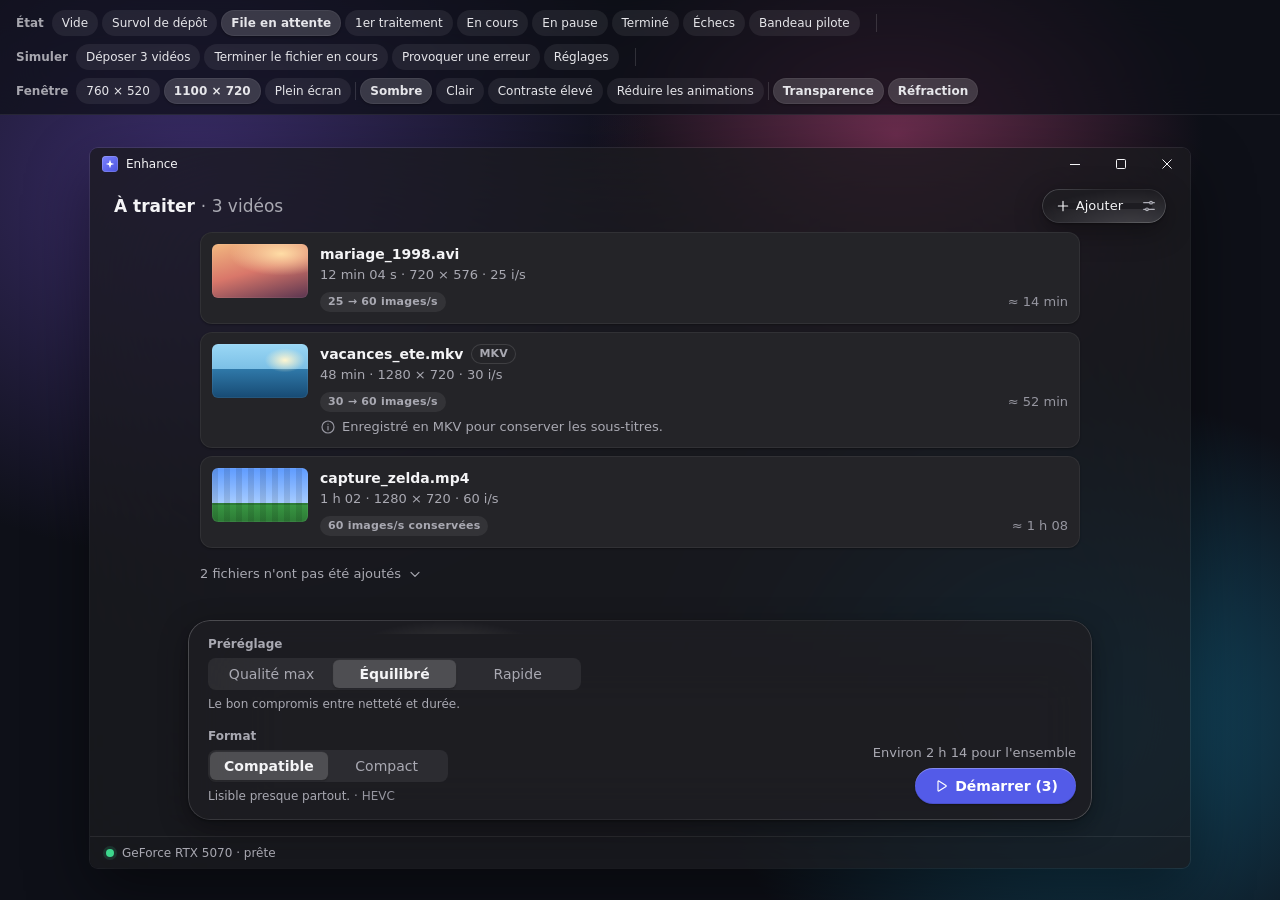
<file: docs/design/ui/maquettes/ecran-principal.html>
<!DOCTYPE html>
<html lang="fr" data-theme="dark" class="refract">
<head>
<meta charset="utf-8">
<meta name="viewport" content="width=device-width, initial-scale=1">
<title>Enhance — Maquette de l'écran principal</title>
<style>
/* =====================================================================
   1. TOKENS — copie conforme de docs/design/ui/tokens.css
   ===================================================================== */
:root {
  --c-bg-window: #1B1B1E; --c-window-tint: rgba(27, 27, 30, 0.80); --c-surface-card: #242428;
  --c-surface-card-hover: #2A2A2F; --c-surface-card-selected: #2C2D44; --c-surface-raised: #2C2C31;
  --c-surface-sheet: rgba(42, 42, 47, 0.88); --c-surface-sheet-opaque: #2A2A2F; --c-surface-tooltip: #3A3A40;
  --c-thumb-placeholder: #303036; --c-border-hairline: rgba(255, 255, 255, 0.08); --c-border-card: rgba(255, 255, 255, 0.06);
  --c-border-control: rgba(255, 255, 255, 0.12); --c-border-strong: rgba(255, 255, 255, 0.24);
  --c-fill-control: rgba(255, 255, 255, 0.07); --c-fill-control-hover: rgba(255, 255, 255, 0.10);
  --c-fill-control-pressed: rgba(255, 255, 255, 0.05); --c-segment-thumb: rgba(255, 255, 255, 0.16);
  --c-segment-selected-text: #F4F4F6; --c-scrim: rgba(0, 0, 0, 0.40);
  --c-text-primary: #F4F4F6; --c-text-secondary: #A9A9B2; --c-text-tertiary: #9696A0; --c-text-disabled: #5F5F67;
  --c-text-on-accent: #FFFFFF; --c-accent: #535BE8; --c-accent-hover: #5B63F0; --c-accent-pressed: #4A52D9;
  --c-accent-text: #9AA0FF; --c-accent-tint: rgba(91, 99, 240, 0.14); --c-progress: #7178FF; --c-focus-ring: #9AA0FF;
  --c-success: #3DD68C; --c-success-tint: rgba(61, 214, 140, 0.14); --c-on-success: #1B1B1E;
  --c-warning: #F5B43C; --c-warning-tint: rgba(245, 180, 60, 0.14); --c-danger: #FF6B6B; --c-danger-tint: rgba(255, 107, 107, 0.14);
  --c-skeleton: rgba(255, 255, 255, 0.07); --c-skeleton-shine: rgba(255, 255, 255, 0.10);
  --c-shadow1: rgba(0, 0, 0, 0.30); --c-shadow2: rgba(0, 0, 0, 0.32); --c-shadow3: rgba(0, 0, 0, 0.48);
  --shadow-e1: 0 1px 2px var(--c-shadow1); --shadow-e2: 0 4px 12px var(--c-shadow2); --shadow-e3: 0 16px 40px var(--c-shadow3);
  --font-display: "Segoe UI Variable Display", "Segoe UI Variable", "Segoe UI", system-ui, sans-serif;
  --font-text: "Segoe UI Variable Text", "Segoe UI Variable", "Segoe UI", system-ui, sans-serif;
  --font-small: "Segoe UI Variable Small", "Segoe UI Variable", "Segoe UI", system-ui, sans-serif;
  --font-mono: "Cascadia Mono", Consolas, monospace;
  --fw-regular: 400; --fw-semibold: 600;
  --t-display: 600 28px/34px var(--font-display); --ls-display: -0.2px;
  --t-title1: 600 22px/28px var(--font-display); --t-title2: 600 17px/22px var(--font-text);
  --t-headline: 600 14px/20px var(--font-text); --t-body: 400 14px/20px var(--font-text);
  --t-callout: 400 13px/18px var(--font-text); --t-caption: 400 12px/16px var(--font-small);
  --t-caption-strong: 600 12px/16px var(--font-small); --t-badge: 600 11px/14px var(--font-small); --ls-badge: 0.2px;
  --t-mono: 400 12px/18px var(--font-mono);
  --s0_5: 2px; --s1: 4px; --s2: 8px; --s3: 12px; --s4: 16px; --s5: 20px; --s6: 24px; --s8: 32px; --s10: 40px; --s12: 48px; --s16: 64px;
  --r-xs: 4px; --r-sm: 6px; --r-md: 8px; --r-lg: 12px; --r-xl: 16px; --r-full: 999px;
  --size-control-sm: 28px; --size-control: 32px; --size-control-lg: 36px; --size-hit-min: 32px;
  --size-icon-sm: 16px; --size-icon: 20px; --size-icon-lg: 24px; --icon-stroke: 1.75;
  --size-toolbar-h: 52px; --size-status-bar-h: 32px; --size-title-bar-h: 32px; --size-card-min-h: 80px;
  --size-thumb-w: 96px; --size-thumb-h: 54px; --size-thumb-active-w: 128px; --size-thumb-active-h: 72px;
  --size-thumb-narrow-w: 56px; --size-thumb-narrow-h: 32px; --size-progress-h: 4px; --size-progress-h-active: 6px;
  --size-badge-h: 20px; --size-status-dot: 8px; --size-check-badge: 20px;
  --size-focus-ring-w: 2px; --size-focus-ring-offset: 2px; --size-border: 1px; --size-drop-zone-border: 1.5px;
  --size-content-max-w: 880px; --size-sheet-w: 520px; --size-sheet-top: 64px; --size-toast-max-w: 480px; --size-primary-min-w: 148px;
  --dur-press: 100ms; --dur-fast: 150ms; --dur-base: 200ms; --dur-medium: 250ms; --dur-slow: 300ms; --dur-slower: 350ms;
  --dur-stagger: 30ms; --dur-theme-fade: 300ms; --dur-highlight-flash: 400ms; --dur-tooltip-delay: 600ms;
  --dur-shimmer: 1400ms; --dur-indeterminate: 1600ms; --dur-toast: 5000ms; --dur-refused-message: 6000ms;
  --move-press: 100ms; --move-fast: 150ms; --move-base: 200ms; --move-medium: 250ms; --move-slow: 300ms; --move-slower: 350ms; --move-stagger: 30ms;
  --ease-standard: cubic-bezier(0.4, 0, 0.2, 1); --ease-decelerate: cubic-bezier(0, 0, 0.2, 1);
  --ease-accelerate: cubic-bezier(0.4, 0, 1, 1); --ease-emphasized: cubic-bezier(0.32, 0.72, 0, 1);
  --ease-spring: cubic-bezier(0.34, 1.3, 0.64, 1); --ease-linear: linear;
}
:root[data-theme="light"] {
  --c-bg-window: #F2F2F5; --c-window-tint: rgba(242, 242, 245, 0.78); --c-surface-card: #FFFFFF;
  --c-surface-card-hover: #F7F7F9; --c-surface-card-selected: #F2F3FD; --c-surface-raised: #FFFFFF;
  --c-surface-sheet: rgba(252, 252, 253, 0.88); --c-surface-sheet-opaque: #FCFCFD; --c-surface-tooltip: #FFFFFF;
  --c-thumb-placeholder: #E4E4E9; --c-border-hairline: rgba(0, 0, 0, 0.08); --c-border-card: rgba(0, 0, 0, 0.06);
  --c-border-control: rgba(0, 0, 0, 0.12); --c-border-strong: rgba(0, 0, 0, 0.22);
  --c-fill-control: rgba(0, 0, 0, 0.05); --c-fill-control-hover: rgba(0, 0, 0, 0.08); --c-fill-control-pressed: rgba(0, 0, 0, 0.11);
  --c-segment-thumb: #FFFFFF; --c-segment-selected-text: #1D1D21; --c-scrim: rgba(0, 0, 0, 0.20);
  --c-text-primary: #1D1D21; --c-text-secondary: #5E5E66; --c-text-tertiary: #6E6E77; --c-text-disabled: #A6A6AD;
  --c-text-on-accent: #FFFFFF; --c-accent: #4B53E0; --c-accent-hover: #434BD6; --c-accent-pressed: #3A42C4;
  --c-accent-text: #4B53E0; --c-accent-tint: rgba(75, 83, 224, 0.08); --c-progress: #4B53E0; --c-focus-ring: #4B53E0;
  --c-success: #1A7F45; --c-success-tint: rgba(26, 127, 69, 0.10); --c-on-success: #FFFFFF;
  --c-warning: #9A5A00; --c-warning-tint: rgba(154, 90, 0, 0.10); --c-danger: #C9302C; --c-danger-tint: rgba(201, 48, 44, 0.08);
  --c-skeleton: rgba(0, 0, 0, 0.06); --c-skeleton-shine: rgba(255, 255, 255, 0.75);
  --c-shadow1: rgba(0, 0, 0, 0.06); --c-shadow2: rgba(0, 0, 0, 0.10); --c-shadow3: rgba(0, 0, 0, 0.18);
}
:root.reduce-motion { --move-press: 0ms; --move-fast: 0ms; --move-base: 0ms; --move-medium: 0ms; --move-slow: 0ms; --move-slower: 0ms; --move-stagger: 0ms; }
@media (prefers-reduced-motion: reduce) {
  :root { --move-press: 0ms; --move-fast: 0ms; --move-base: 0ms; --move-medium: 0ms; --move-slow: 0ms; --move-slower: 0ms; --move-stagger: 0ms; }
}
:root.hc {
  --c-bg-window: #202020; --c-window-tint: #202020; --c-surface-card: #202020; --c-surface-card-hover: #202020;
  --c-surface-card-selected: #202020; --c-surface-raised: #202020; --c-surface-sheet: #202020; --c-surface-sheet-opaque: #202020;
  --c-surface-tooltip: #202020; --c-thumb-placeholder: #202020;
  --c-border-hairline: #FFFFFF; --c-border-card: #FFFFFF; --c-border-control: #FFFFFF; --c-border-strong: #FFFFFF;
  --c-fill-control: #202020; --c-fill-control-hover: #202020; --c-fill-control-pressed: #202020;
  --c-segment-thumb: #8EE3F0; --c-segment-selected-text: #263B50; --c-scrim: transparent;
  --c-text-primary: #FFFFFF; --c-text-secondary: #FFFFFF; --c-text-tertiary: #FFFFFF; --c-text-disabled: #A6A6A6;
  --c-text-on-accent: #263B50; --c-accent: #8EE3F0; --c-accent-hover: #8EE3F0; --c-accent-pressed: #8EE3F0;
  --c-accent-text: #75E9FC; --c-accent-tint: transparent; --c-progress: #8EE3F0; --c-focus-ring: #8EE3F0;
  --c-success: #FFFFFF; --c-success-tint: transparent; --c-on-success: #202020;
  --c-warning: #FFFFFF; --c-warning-tint: transparent; --c-danger: #FFFFFF; --c-danger-tint: transparent;
  --c-skeleton: #A6A6A6; --c-skeleton-shine: #A6A6A6;
  --c-shadow1: transparent; --c-shadow2: transparent; --c-shadow3: transparent; --size-border: 2px;
}
/* ---- Verre « liquide » (tokens.json > glass) ---- */
:root {
  --c-glass-tint: #1E1E23; --c-glass-rim: rgba(255, 255, 255, 0.22); --c-glass-rim-low: rgba(255, 255, 255, 0.06);
  --c-glass-specular: rgba(255, 255, 255, 0.55); --c-glass-shadow: rgba(0, 0, 0, 0.36);
  --glass-tint-rgb: 30, 30, 35; --glass-tint-alpha: 0.80;
  --glass-regular-blur: 24px; --glass-regular-sat: 1.35; --glass-regular-bezel: 14px; --glass-regular-specular: 0.35;
  --glass-clear-blur: 8px; --glass-clear-sat: 1.2; --glass-clear-bezel: 16px; --glass-clear-specular: 0.45; --glass-clear-tint-scale: 0.55;
  --glass-thick-blur: 40px; --glass-thick-sat: 1.2; --glass-thick-bezel: 18px; --glass-thick-specular: 0.25;
  --r-glass-bar: 22px; --r-glass-sheet: 20px; --r-glass-toast: 18px;
  --glass-press-scale: 1.03; --glass-segment-stretch: 1.12;
  --shadow-glass: 0 8px 28px var(--c-glass-shadow), 0 1px 3px var(--c-glass-shadow);
}
:root[data-theme="light"] {
  --c-glass-tint: #F8F8FA; --c-glass-rim: rgba(255, 255, 255, 0.85); --c-glass-rim-low: rgba(0, 0, 0, 0.08);
  --c-glass-specular: rgba(255, 255, 255, 0.90); --c-glass-shadow: rgba(0, 0, 0, 0.14);
  --glass-tint-rgb: 248, 248, 250;
}
:root.no-transparency { --glass-tint-rgb: 44, 44, 49; --glass-tint-alpha: 1; --glass-regular-blur: 0px; --glass-clear-blur: 0px; --glass-thick-blur: 0px;
  --glass-regular-specular: 0; --glass-clear-specular: 0; --glass-thick-specular: 0; --glass-clear-tint-scale: 1; }
:root.no-transparency[data-theme="light"] { --glass-tint-rgb: 255, 255, 255; }
:root.hc { --c-glass-tint: #202020; --glass-tint-rgb: 32, 32, 32; --glass-tint-alpha: 1; --c-glass-rim: #FFFFFF; --c-glass-rim-low: #FFFFFF;
  --c-glass-specular: transparent; --c-glass-shadow: transparent; --glass-regular-blur: 0px; --glass-clear-blur: 0px; --glass-thick-blur: 0px;
  --glass-regular-specular: 0; --glass-clear-specular: 0; --glass-thick-specular: 0; --glass-clear-tint-scale: 1; }

/* =====================================================================
   2. BASE ET COMPOSANTS (identique au catalogue index.html)
   ===================================================================== */
*, *::before, *::after { box-sizing: border-box; }
html { color-scheme: dark; }
html[data-theme="light"] { color-scheme: light; }
body { margin: 0; font: var(--t-body); color: var(--c-text-primary); -webkit-font-smoothing: antialiased; }
button { font: inherit; color: inherit; margin: 0; }
p, h1, h2, h3 { margin: 0; }
[hidden] { display: none !important; }
.num { font-variant-numeric: tabular-nums; }
.sr-only { position: absolute; width: 1px; height: 1px; overflow: hidden; clip: rect(0 0 0 0); white-space: nowrap; }
::view-transition-old(root), ::view-transition-new(root) { animation-duration: var(--dur-theme-fade); animation-timing-function: var(--ease-standard); }

/* Icônes (tracés provisoires dans l'esprit Lucide : grille 24, trait 1,75, bouts arrondis) */
.ic { width: var(--size-icon-sm); height: var(--size-icon-sm); flex: none; fill: none; stroke: currentColor;
  stroke-width: var(--icon-stroke); stroke-linecap: round; stroke-linejoin: round; }
.ic-20 { width: var(--size-icon); height: var(--size-icon); }

/* Anneau de focus commun : 2 px, décalé de 2 px, apparition 150 ms */
.btn, .icon-btn, .seg, .card, .switch, .link, .chip, .disclosure {
  outline: var(--size-focus-ring-w) solid transparent; outline-offset: 4px; }
.btn:focus-visible, .icon-btn:focus-visible, .card:focus-visible, .switch:focus-visible, .link:focus-visible,
.chip:focus-visible, .disclosure:focus-visible, .is-focus, .seg:has(.seg-item:focus-visible) {
  outline-color: var(--c-focus-ring); outline-offset: var(--size-focus-ring-offset); }

/* --- Boutons --- */
.btn { position: relative; display: inline-flex; align-items: center; justify-content: center; gap: 6px;
  height: var(--size-control); padding: 0 14px; border: 0; border-radius: var(--r-md);
  font: var(--t-body); white-space: nowrap; user-select: none; cursor: default;
  background: var(--c-fill-control); color: var(--c-text-primary);
  box-shadow: inset 0 0 0 var(--size-border) transparent;
  transition: background-color var(--dur-fast) var(--ease-standard), color var(--dur-fast) var(--ease-standard),
    transform var(--move-base) var(--ease-spring), outline-color var(--dur-fast) var(--ease-decelerate),
    outline-offset var(--move-fast) var(--ease-decelerate), box-shadow var(--dur-fast) var(--ease-standard); }
.btn:hover, .btn.is-hover { background: var(--c-fill-control-hover); }
.btn:active, .btn.is-pressed { background: var(--c-fill-control-pressed); transform: scale(0.97);
  transition-duration: var(--dur-press); transition-timing-function: var(--ease-standard); }
.btn[aria-disabled="true"], .btn.is-disabled { background: var(--c-fill-control); color: var(--c-text-disabled); transform: none; }
.btn-primary { height: var(--size-control-lg); min-width: var(--size-primary-min-w); padding: 0 18px; font: var(--t-headline);
  background: var(--c-accent); color: var(--c-text-on-accent);
  box-shadow: var(--shadow-e1), inset 0 1px 0 rgba(255, 255, 255, 0.14); }
.btn-primary:hover, .btn-primary.is-hover { background: var(--c-accent-hover); }
.btn-primary:active, .btn-primary.is-pressed { background: var(--c-accent-pressed); }
.btn-primary[aria-disabled="true"], .btn-primary.is-disabled { background: var(--c-fill-control); color: var(--c-text-disabled); box-shadow: none; }
.btn-plain { background: transparent; color: var(--c-accent-text); }
.btn-plain.neutral { color: var(--c-text-secondary); }
.btn-plain.neutral:hover, .btn-plain.neutral.is-hover { color: var(--c-text-primary); }
.btn-plain[aria-disabled="true"], .btn-plain.is-disabled { background: transparent; }
.btn-sm { height: var(--size-control-sm); padding: 0 10px; gap: 5px; font: var(--t-callout); border-radius: var(--r-md); }
.btn.bump { animation: bump-up var(--move-press) var(--ease-decelerate), bump-down var(--move-base) var(--ease-spring) var(--move-press); }
@keyframes bump-up { to { transform: scale(1.04); } }
@keyframes bump-down { from { transform: scale(1.04); } to { transform: scale(1); } }
.hc .btn { box-shadow: inset 0 0 0 var(--size-border) var(--c-border-control); }
.icon-btn { display: inline-grid; place-items: center; width: var(--size-control); height: var(--size-control); padding: 0;
  border: 0; border-radius: var(--r-md); background: transparent; color: var(--c-text-secondary); cursor: default;
  transition: background-color var(--dur-fast) var(--ease-standard), color var(--dur-fast) var(--ease-standard),
    transform var(--move-base) var(--ease-spring), outline-color var(--dur-fast) var(--ease-decelerate), outline-offset var(--move-fast) var(--ease-decelerate); }
.icon-btn.sm { width: var(--size-control-sm); height: var(--size-control-sm); }
.icon-btn:hover, .icon-btn.is-hover { background: var(--c-fill-control-hover); color: var(--c-text-primary); }
.icon-btn:active, .icon-btn.is-pressed { background: var(--c-fill-control-pressed); transform: scale(0.94); transition-duration: var(--dur-press); }
.icon-btn[aria-disabled="true"] { color: var(--c-text-disabled); background: transparent; }
.link { border: 0; padding: 0 2px; background: none; color: var(--c-accent-text); font: inherit; border-radius: var(--r-xs); cursor: default;
  text-decoration: underline; text-decoration-color: transparent; text-underline-offset: 3px;
  transition: text-decoration-color var(--dur-fast) var(--ease-standard), outline-color var(--dur-fast), outline-offset var(--move-fast); }
.link:hover { text-decoration-color: currentColor; }
.kbd { display: inline-block; min-width: 20px; padding: 1px 6px; border-radius: var(--r-xs); text-align: center;
  font: var(--t-caption-strong); color: var(--c-text-secondary); background: var(--c-fill-control); box-shadow: inset 0 -1px 0 var(--c-border-control); }

/* --- Contrôle segmenté --- */
.seg { --n: 3; --i: 0; position: relative; display: inline-grid; grid-auto-flow: column; grid-auto-columns: 1fr;
  height: var(--size-control); padding: 2px; border-radius: var(--r-md); background: var(--c-fill-control);
  transition: outline-color var(--dur-fast) var(--ease-decelerate), outline-offset var(--move-fast) var(--ease-decelerate); }
.seg-thumb { position: absolute; top: 2px; bottom: 2px; left: 2px; width: calc((100% - 4px) / var(--n));
  transform: translateX(calc(var(--i) * 100%)); border-radius: var(--r-sm); background: var(--c-segment-thumb);
  box-shadow: 0 1px 2px var(--c-shadow1), 0 0 0 0.5px var(--c-border-card);
  transition: transform var(--move-medium) var(--ease-emphasized); }
.hc .seg-thumb { box-shadow: none; }
.seg-item { position: relative; z-index: 1; display: inline-flex; flex-direction: column; align-items: center; justify-content: center;
  min-width: 0; padding: 0 14px; border: 0; border-radius: var(--r-sm); background: transparent; outline: none;
  font: var(--t-body); color: var(--c-text-secondary); white-space: nowrap; cursor: default;
  transition: color var(--dur-fast) var(--ease-standard), opacity var(--dur-press) var(--ease-standard); }
.seg-item::after { content: attr(data-label); height: 0; overflow: hidden; visibility: hidden; font-weight: var(--fw-semibold); }
.seg-item:hover { color: var(--c-text-primary); }
.seg-item:active { opacity: 0.7; }
.seg-item[aria-checked="true"] { color: var(--c-segment-selected-text); font-weight: var(--fw-semibold); }
.seg-item[aria-disabled="true"] { color: var(--c-text-disabled); }
.seg.sm { height: var(--size-control-sm); }
.seg.sm .seg-item { font: var(--t-callout); padding: 0 10px; }
.seg.sm .seg-item[aria-checked="true"] { font-weight: var(--fw-semibold); }

/* --- Interrupteur --- */
.switch { position: relative; width: 36px; height: 20px; padding: 0; border: 0; border-radius: 10px; flex: none;
  background: var(--c-fill-control-hover); box-shadow: inset 0 0 0 1px var(--c-border-control);
  transition: background-color var(--dur-base) var(--ease-standard), outline-color var(--dur-fast), outline-offset var(--move-fast); }
.switch::after { content: ""; position: absolute; top: 2px; left: 2px; width: 16px; height: 16px; border-radius: 50%;
  background: #FFFFFF; box-shadow: 0 1px 3px rgba(0, 0, 0, 0.35); transition: transform var(--move-base) var(--ease-spring); }
.switch[aria-checked="true"] { background: var(--c-accent); box-shadow: none; }
.switch[aria-checked="true"]::after { transform: translateX(16px); }
.switch[aria-disabled="true"] { opacity: 0.45; }

/* --- Pastilles --- */
.badge { display: inline-flex; align-items: center; gap: 4px; height: var(--size-badge-h); padding: 0 8px; flex: none;
  border-radius: var(--r-full); font: var(--t-badge); letter-spacing: var(--ls-badge); white-space: nowrap;
  background: var(--c-fill-control); color: var(--c-text-secondary); animation: fade-in var(--dur-fast) var(--ease-standard); }
.badge .ic { width: 12px; height: 12px; stroke-width: 2; }
.badge-outline { background: transparent; box-shadow: inset 0 0 0 1px var(--c-border-control); }
.badge-danger { background: var(--c-danger-tint); color: var(--c-danger); }
.badge-success { background: var(--c-success-tint); color: var(--c-success); }
.badge-warning { background: var(--c-warning-tint); color: var(--c-text-primary); }
.badge-warning .ic { color: var(--c-warning); }
@keyframes fade-in { from { opacity: 0; } }

/* --- Barre de progression --- */
.progress { position: relative; height: var(--size-progress-h); border-radius: var(--r-full); background: var(--c-fill-control); overflow: hidden; }
.progress.active { height: var(--size-progress-h-active); }
.hc .progress { box-shadow: inset 0 0 0 1px var(--c-border-strong); }
.progress-fill { position: absolute; inset: 0 auto 0 0; width: calc(var(--p, 0) * 1%); border-radius: inherit; background: var(--c-progress);
  transition: width var(--move-base) var(--ease-standard), background-color var(--dur-slow) var(--ease-standard); }
.progress.is-paused .progress-fill { background: var(--c-text-tertiary); }
.progress.is-done .progress-fill { background: var(--c-success); }
.progress.is-indeterminate .progress-fill { width: 32%; animation: indeterminate var(--dur-indeterminate) var(--ease-standard) infinite; }
@keyframes indeterminate { from { transform: translateX(-100%); } to { transform: translateX(320%); } }
.reduce-motion .progress.is-indeterminate .progress-fill { animation: none; width: 100%; opacity: 0.4; }
@media (prefers-reduced-motion: reduce) { .progress.is-indeterminate .progress-fill { animation: none; width: 100%; opacity: 0.4; } }

/* --- Squelette --- */
.skel { position: relative; overflow: hidden; border-radius: var(--r-xs); background: var(--c-skeleton); }
.skel::after { content: ""; position: absolute; inset: 0; transform: translateX(-100%);
  background: linear-gradient(90deg, transparent, var(--c-skeleton-shine), transparent);
  animation: shimmer var(--dur-shimmer) linear infinite; }
@keyframes shimmer { to { transform: translateX(100%); } }
.reduce-motion .skel::after { animation: none; opacity: 0; }
@media (prefers-reduced-motion: reduce) { .skel::after { animation: none; opacity: 0; } }
.skel-line { height: 10px; margin-top: 8px; }

/* --- Sections repliables (hauteur animée, sans saut) --- */
.sec { display: grid; grid-template-rows: 0fr; opacity: 0; visibility: hidden;
  transition: grid-template-rows var(--move-slow) var(--ease-emphasized), opacity var(--dur-fast) var(--ease-standard), visibility 0s linear var(--move-slow); }
.sec.open { grid-template-rows: 1fr; opacity: 1; visibility: visible;
  transition: grid-template-rows var(--move-slow) var(--ease-emphasized), opacity var(--dur-base) var(--ease-standard) 60ms, visibility 0s; }
.sec > div { min-height: 0; overflow: hidden; padding: 4px; margin: -4px; }

/* --- Carte de fichier --- */
.card { position: relative; display: grid; grid-template-columns: auto minmax(0, 1fr); column-gap: var(--s3); align-items: start;
  min-height: var(--size-card-min-h); padding: var(--s3); border-radius: var(--r-lg);
  background: var(--c-surface-card); box-shadow: var(--shadow-e1), inset 0 0 0 var(--size-border) var(--c-border-card);
  transition: background-color var(--dur-fast) var(--ease-standard), box-shadow var(--dur-slow) var(--ease-standard),
    outline-color var(--dur-fast) var(--ease-decelerate), outline-offset var(--move-fast) var(--ease-decelerate); }
.card:hover, .card.is-hover { background: var(--c-surface-card-hover); }
.card.is-selected { background: var(--c-surface-card-selected); box-shadow: var(--shadow-e1), inset 0 0 0 var(--size-border) var(--c-accent); }
.card[data-state="running"], .card[data-state="paused"] { box-shadow: var(--shadow-e2), inset 0 0 0 var(--size-border) var(--c-border-card); }
.card[data-state="failed"] { box-shadow: var(--shadow-e1), inset 0 0 0 var(--size-border) color-mix(in srgb, var(--c-danger) 40%, transparent); }
.card.flash { animation: flash var(--dur-highlight-flash) var(--ease-standard); }
@keyframes flash { 50% { background: var(--c-accent-tint); } }
.grip { position: absolute; left: 1px; top: 50%; width: 10px; height: 24px; margin-top: -12px; display: grid; place-items: center;
  color: var(--c-text-tertiary); opacity: 0; transition: opacity var(--dur-fast) var(--ease-standard); }
.grip .ic { width: 14px; height: 14px; }
.card[data-state="waiting"]:hover .grip, .card[data-state="waiting"].is-hover .grip,
.card[data-state="waiting"]:focus-visible .grip, .card[data-state="waiting"].is-selected .grip { opacity: 1; }
.thumb { position: relative; width: var(--size-thumb-w); height: var(--size-thumb-h); border-radius: var(--r-sm);
  background: var(--c-thumb-placeholder);
  transition: width var(--move-slow) var(--ease-emphasized), height var(--move-slow) var(--ease-emphasized); }
.thumb-img { position: absolute; inset: 0; border-radius: inherit; box-shadow: inset 0 0 0 1px rgba(255, 255, 255, 0.06);
  transition: opacity var(--dur-slow) var(--ease-standard), filter var(--dur-slow) var(--ease-standard); }
.thumb .skel { position: absolute; inset: 0; border-radius: inherit; opacity: 0; transition: opacity var(--dur-base); }
.thumb::after { content: ""; position: absolute; inset: -3px; border-radius: 9px; border: 1.5px solid var(--c-accent);
  opacity: 0; transform: scale(0.96); transition: opacity var(--dur-slow) var(--ease-standard), transform var(--move-slow) var(--ease-spring); }
.thumb-badge { position: absolute; right: -6px; bottom: -6px; z-index: 1; width: var(--size-check-badge); height: var(--size-check-badge);
  display: grid; place-items: center; border-radius: 50%; box-shadow: 0 0 0 2px var(--c-surface-card);
  opacity: 0; transform: scale(0.6);
  transition: opacity var(--dur-fast) var(--ease-standard), transform var(--move-slow) var(--ease-spring), box-shadow var(--dur-fast); }
.card:hover .thumb-badge { box-shadow: 0 0 0 2px var(--c-surface-card-hover); }
.thumb-badge .ic { width: 12px; height: 12px; stroke-width: 2.5; }
.thumb-badge.ok { background: var(--c-success); color: var(--c-on-success); }
.thumb-badge.ok path { stroke-dasharray: 20; stroke-dashoffset: 20; transition: stroke-dashoffset var(--move-slow) var(--ease-standard) 120ms; }
.thumb-badge.ko { background: var(--c-danger); color: var(--c-on-success); }
.card[data-state="reading"] .thumb-img { opacity: 0; }
.card[data-state="reading"] .thumb .skel { opacity: 1; }
.card[data-state="running"] .thumb, .card[data-state="paused"] .thumb { width: var(--size-thumb-active-w); height: var(--size-thumb-active-h); }
.card[data-state="paused"] .thumb-img { filter: grayscale(1); opacity: 0.6; }
.card[data-state="cancelled"] .thumb-img, .card[data-state="cancelPending"] .thumb-img { filter: grayscale(1); opacity: 0.45; }
.card[data-state="done"] .thumb::after { opacity: 1; transform: none; }
.card[data-state="done"] .thumb-badge.ok, .card[data-state="failed"] .thumb-badge.ko { opacity: 1; transform: none; }
.card[data-state="done"] .thumb-badge.ok path { stroke-dashoffset: 0; }
.card-head { display: flex; align-items: center; gap: var(--s2); min-width: 0; min-height: 20px; padding-right: 64px; }
.card-name { min-width: 0; font: var(--t-headline); overflow: hidden; text-overflow: ellipsis; white-space: nowrap; }
.card-actions { position: absolute; top: 8px; right: 8px; display: flex; gap: 2px; opacity: 0;
  transition: opacity var(--dur-fast) var(--ease-standard); }
.card:hover .card-actions, .card.is-hover .card-actions, .card:focus-within .card-actions, .card.is-selected .card-actions { opacity: 1; }
.card-meta { padding-top: 2px; font: var(--t-callout); color: var(--c-text-secondary); }
.card-info { display: flex; flex-wrap: wrap; align-items: center; gap: 6px; padding-top: 8px; }
.card-note { display: flex; align-items: center; gap: 6px; padding-top: 6px; font: var(--t-callout); color: var(--c-text-secondary); }
.card-note .ic { color: var(--c-text-tertiary); }
.est { margin-left: auto; font: var(--t-callout); color: var(--c-text-tertiary); white-space: nowrap; }
.run { padding-top: 10px; }
.run-line { display: flex; flex-wrap: wrap; align-items: baseline; column-gap: 8px; padding-top: 8px; }
.run-pct { font: var(--t-headline); }
.run-stats { font: var(--t-callout); color: var(--c-text-secondary); }
.run-step { padding-top: 2px; font: var(--t-callout); color: var(--c-text-tertiary); }
.card-buttons { display: flex; flex-wrap: wrap; gap: var(--s2); padding-top: var(--s3); }
.done-line { padding-top: 2px; font: var(--t-callout); color: var(--c-text-secondary); }
.reassure { padding-top: 2px; font: var(--t-callout); color: var(--c-text-tertiary); }
.fail-msg { padding-top: 4px; font: var(--t-body); color: var(--c-text-primary); max-width: 62ch; }
.cancel-row { display: flex; flex-wrap: wrap; align-items: center; gap: var(--s2); padding-top: 6px; font: var(--t-callout); color: var(--c-text-secondary); }
.countdown { font: var(--t-caption); color: var(--c-text-tertiary); }

/* Vignettes simulées (aucune image externe) */
.img-mariage { background: radial-gradient(120% 90% at 72% 18%, #FFDDA6 0%, transparent 45%), linear-gradient(165deg, #F2B880 0%, #D9776A 48%, #5A3550 100%); }
.img-mer { background: radial-gradient(30% 32% at 76% 30%, #FFF6D0 0%, transparent 70%), linear-gradient(180deg, #9AD7F5 0%, #7CC0E6 46%, #2F78A8 47%, #174A73 100%); }
.img-jeu { background: linear-gradient(180deg, transparent 64%, rgba(0, 0, 0, 0.18) 64% 68%, transparent 68%),
  repeating-linear-gradient(90deg, rgba(0, 0, 0, 0.10) 0 6px, transparent 6px 12px), linear-gradient(180deg, #5E9BFF 0%, #A5CBFF 64%, #3A9A44 64%, #2C7A35 100%); }
.img-vhs { background: repeating-linear-gradient(0deg, rgba(255, 255, 255, 0.07) 0 1px, transparent 1px 3px), linear-gradient(135deg, #7A8494 0%, #273042 100%); }
.img-salon { background: radial-gradient(38% 52% at 58% 44%, #E8C29A 0%, transparent 70%), radial-gradient(90% 90% at 50% 50%, #8A6146 0%, #3B2A22 100%); }
.img-gen { background: linear-gradient(135deg, hsl(var(--h) 55% 62%), hsl(calc(var(--h) + 40) 45% 30%)); }

/* --- Bandeau --- */
.banner { display: grid; grid-template-columns: auto minmax(0, 1fr) auto; align-items: start; gap: var(--s3);
  padding: var(--s3) var(--s3) var(--s3) 14px; border-radius: var(--r-lg);
  background: var(--c-warning-tint); box-shadow: inset 0 0 0 var(--size-border) color-mix(in srgb, var(--c-warning) 30%, transparent); }
.banner > .ic { width: var(--size-icon); height: var(--size-icon); color: var(--c-warning); margin-top: 0; }
.banner.danger { background: var(--c-danger-tint); box-shadow: inset 0 0 0 var(--size-border) color-mix(in srgb, var(--c-danger) 30%, transparent); }
.banner.danger > .ic { color: var(--c-danger); }
.banner.info { background: var(--c-accent-tint); box-shadow: inset 0 0 0 var(--size-border) color-mix(in srgb, var(--c-accent) 30%, transparent); }
.banner.info > .ic { color: var(--c-accent-text); }
.banner-title { font: var(--t-headline); }
.banner-text { font: var(--t-callout); color: var(--c-text-secondary); }
.banner .btn { align-self: center; }

/* --- Toast « Rétablir » --- */
.toast { position: relative; display: flex; align-items: center; gap: var(--s3); max-width: var(--size-toast-max-w);
  min-height: 44px; padding: 6px 6px 6px var(--s4); overflow: hidden; pointer-events: auto;
  border-radius: var(--r-lg); background: var(--c-surface-raised); box-shadow: var(--shadow-e2), inset 0 0 0 var(--size-border) var(--c-border-card);
  font: var(--t-body); animation: toast-fade-in var(--dur-medium) var(--ease-decelerate) both, toast-rise-in var(--move-medium) var(--ease-decelerate) both; }
.toast.out { animation: toast-fade-out var(--dur-base) var(--ease-accelerate) both, toast-sink-out var(--move-base) var(--ease-accelerate) both; }
.toast-text { flex: 1; min-width: 0; }
.toast-timer { position: absolute; left: 0; right: 0; bottom: 0; height: 2px; background: var(--c-accent-text); opacity: 0.45;
  transform-origin: left; animation: toast-timer var(--dur-toast) linear forwards; }
.reduce-motion .toast-timer { opacity: 0; }
.toast:hover .toast-timer, .toast:focus-within .toast-timer { animation-play-state: paused; }
@keyframes toast-fade-in { from { opacity: 0; } }
@keyframes toast-rise-in { from { transform: translateY(8px); } }
@keyframes toast-fade-out { to { opacity: 0; } }
@keyframes toast-sink-out { to { transform: translateY(8px); } }
@keyframes toast-timer { to { transform: scaleX(0); } }

/* --- Info-bulle --- */
.tip { position: absolute; z-index: 50; max-width: 280px; padding: 5px 8px; border-radius: var(--r-sm); pointer-events: none;
  background: var(--c-surface-tooltip); color: var(--c-text-primary); font: var(--t-caption);
  box-shadow: var(--shadow-e2), inset 0 0 0 1px var(--c-border-card);
  opacity: 0; transition: opacity var(--dur-fast) var(--ease-standard); }
.tip.show { opacity: 1; }

/* --- Menu --- */
.menu { position: absolute; z-index: 40; min-width: 220px; padding: 4px; border-radius: 10px;
  background: var(--c-surface-raised); box-shadow: var(--shadow-e3), inset 0 0 0 1px var(--c-border-card);
  opacity: 0; transform: scale(0.97); transform-origin: top right; pointer-events: none;
  transition: opacity var(--dur-fast) var(--ease-standard), transform var(--move-fast) var(--ease-decelerate); }
.menu.open { opacity: 1; transform: none; pointer-events: auto; }
.menu-item { display: flex; align-items: center; gap: 8px; width: 100%; height: 28px; padding: 0 8px; border: 0; border-radius: var(--r-sm);
  background: transparent; font: var(--t-body); color: var(--c-text-primary); text-align: left; cursor: default; outline: none;
  transition: background-color var(--dur-fast) var(--ease-standard); }
.menu-item .ic { color: var(--c-text-secondary); }
.menu-item:hover, .menu-item:focus-visible { background: var(--c-fill-control-hover); }
.hc .menu-item:focus-visible { outline: 2px solid var(--c-focus-ring); outline-offset: -2px; }
.menu-sep { height: 1px; margin: 4px 8px; background: var(--c-border-hairline); }

/* --- Feuille --- */
.scrim { position: absolute; inset: 0; z-index: 30; background: var(--c-scrim); opacity: 0; visibility: hidden;
  transition: opacity var(--dur-medium) var(--ease-standard), visibility 0s linear var(--dur-medium); }
.scrim.open { opacity: 1; visibility: visible; transition: opacity var(--dur-medium) var(--ease-standard), visibility 0s; }
.sheet { position: absolute; z-index: 31; left: 50%; top: var(--size-sheet-top); width: min(var(--size-sheet-w), calc(100% - 32px));
  max-height: calc(100% - var(--size-sheet-top) - 24px); display: flex; flex-direction: column;
  border-radius: var(--r-xl); background: var(--c-surface-sheet);
  -webkit-backdrop-filter: blur(32px) saturate(1.2); backdrop-filter: blur(32px) saturate(1.2);
  box-shadow: var(--shadow-e3), inset 0 0 0 var(--size-border) var(--c-border-card);
  opacity: 0; visibility: hidden; transform: translateX(-50%) translateY(-12px) scale(0.98);
  transition: opacity var(--dur-medium) var(--ease-accelerate), transform var(--move-medium) var(--ease-accelerate), visibility 0s linear var(--dur-medium); }
.sheet.open { opacity: 1; visibility: visible; transform: translateX(-50%);
  transition: opacity var(--dur-slower) var(--ease-emphasized), transform var(--move-slower) var(--ease-emphasized), visibility 0s; }
.sheet-head { padding: var(--s6) var(--s6) var(--s2); }
.sheet-title { font: var(--t-title1); }
.sheet-sub { padding-top: 4px; font: var(--t-callout); color: var(--c-text-secondary); }
.sheet-body { padding: var(--s2) var(--s6); overflow: auto; }
.sheet-section { padding: var(--s3) 0; border-top: 1px solid var(--c-border-hairline); }
.sheet-section:first-child { border-top: 0; }
.sheet-section h3 { font: var(--t-headline); padding-bottom: var(--s2); }
.sheet-section p { font: var(--t-callout); color: var(--c-text-secondary); }
.sheet-row { display: flex; align-items: center; justify-content: space-between; gap: var(--s4); }
.sheet-foot { display: flex; justify-content: flex-end; gap: var(--s2); padding: var(--s4) var(--s6) var(--s6); }
.sheet-foot .btn-primary { min-width: 96px; height: var(--size-control); }
.mono-box { margin-top: var(--s2); padding: var(--s3); border-radius: var(--r-md); background: var(--c-fill-control);
  font: var(--t-mono); color: var(--c-text-primary); white-space: pre-wrap; word-break: break-word; user-select: text; }
.disclosure { display: inline-flex; align-items: center; gap: 6px; height: 28px; padding: 0 6px; margin-left: -6px; border: 0; border-radius: var(--r-sm);
  background: transparent; font: var(--t-callout); color: var(--c-text-secondary); cursor: default;
  transition: background-color var(--dur-fast), color var(--dur-fast), outline-color var(--dur-fast), outline-offset var(--move-fast); }
.disclosure:hover { background: var(--c-fill-control); color: var(--c-text-primary); }
.disclosure .ic { transition: transform var(--move-base) var(--ease-standard); }
.disclosure[aria-expanded="true"] .ic { transform: rotate(180deg); }

/* --- Zone de dépôt --- */
.drop { position: relative; display: grid; place-items: center; min-height: 300px; height: 100%; padding: var(--s8) var(--s6);
  border-radius: var(--r-xl); text-align: center; background: transparent;
  transition: background-color var(--dur-fast) var(--ease-accelerate); }
.drop-border { position: absolute; inset: 0; width: 100%; height: 100%; overflow: visible; pointer-events: none; }
.drop-border rect { x: 0.75px; y: 0.75px; width: calc(100% - 1.5px); height: calc(100% - 1.5px); rx: 16px; fill: none;
  stroke: var(--c-border-strong); stroke-width: var(--size-drop-zone-border); stroke-dasharray: 6 6;
  transition: stroke var(--dur-fast) var(--ease-accelerate), stroke-dasharray var(--dur-fast) var(--ease-accelerate); }
.drop.hover { background: var(--c-accent-tint); transition-duration: var(--dur-base); transition-timing-function: var(--ease-decelerate); }
.drop.hover .drop-border rect { stroke: var(--c-accent); stroke-dasharray: 6 0; transition-duration: var(--dur-base); transition-timing-function: var(--ease-decelerate); }
.drop-stack { display: grid; justify-items: center; gap: var(--s2); max-width: 440px; }
.illus { width: 120px; height: 96px; margin-bottom: var(--s3); overflow: visible; }
.illus * { transform-box: fill-box; transform-origin: center; }
.illus .il-back { fill: var(--c-fill-control); stroke: var(--c-border-strong); stroke-width: 1.5; transform: rotate(-8deg);
  transition: transform var(--move-base) var(--ease-decelerate); }
.illus .il-front { fill: var(--c-surface-card); stroke: var(--c-border-strong); stroke-width: 1.5; transition: transform var(--move-base) var(--ease-decelerate), stroke var(--dur-base); }
.illus .il-play { fill: var(--c-accent-text); transition: transform var(--move-base) var(--ease-decelerate); }
.illus .il-badge { fill: var(--c-accent); transition: transform var(--move-base) var(--ease-spring); }
.illus .il-arrow { fill: none; stroke: #FFFFFF; stroke-width: 2.25; stroke-linecap: round; stroke-linejoin: round; transition: transform var(--move-base) var(--ease-spring); }
.drop.hover .il-back { transform: rotate(-14deg) translate(-4px, -2px); }
.drop.hover .il-front { transform: translateY(-3px) scale(1.02); stroke: var(--c-accent); }
.drop.hover .il-play { transform: translateY(-3px) scale(1.02); }
.drop.hover .il-badge, .drop.hover .il-arrow { transform: translateY(-5px) scale(1.06); }
.drop-title { font: var(--t-title1); }
.drop-swap { display: grid; }
.drop-swap > * { grid-area: 1 / 1; transition: opacity var(--dur-fast) var(--ease-standard); }
.drop .when-hover { opacity: 0; }
.drop.hover .when-hover { opacity: 1; }
.drop.hover .when-rest { opacity: 0; }
.drop-sub { font: var(--t-body); color: var(--c-text-secondary); transition: opacity var(--dur-fast); }
.drop .btn { margin-top: var(--s3); transition: opacity var(--dur-fast), background-color var(--dur-fast), transform var(--move-base) var(--ease-spring), outline-color var(--dur-fast), outline-offset var(--move-fast); }
.drop.hover .drop-sub, .drop.hover .btn { opacity: 0; }

/* --- Barre d'état --- */
.statusbar { display: flex; align-items: center; justify-content: space-between; gap: var(--s4);
  height: var(--size-status-bar-h); padding: 0 var(--s4); border-top: 1px solid var(--c-border-hairline);
  font: var(--t-caption); color: var(--c-text-secondary); white-space: nowrap; }
.status-gpu { display: flex; align-items: center; gap: var(--s2); min-width: 0; }
.dot { width: var(--size-status-dot); height: var(--size-status-dot); border-radius: 50%; flex: none; background: var(--c-success);
  box-shadow: 0 0 0 3px var(--c-success-tint); transition: background-color var(--dur-slow), box-shadow var(--dur-slow); }
.dot.warn { background: var(--c-warning); box-shadow: 0 0 0 3px var(--c-warning-tint); }
.dot.busy { background: var(--c-progress); box-shadow: 0 0 0 3px var(--c-accent-tint); }
.status-sum { overflow: hidden; text-overflow: ellipsis; }

/* Défilement discret */
.scroll::-webkit-scrollbar { width: 12px; }
.scroll::-webkit-scrollbar-track { background: transparent; }
.scroll::-webkit-scrollbar-thumb { border: 4px solid transparent; border-radius: 6px; background: var(--c-fill-control-hover) padding-box; }
.scroll::-webkit-scrollbar-thumb:hover { background: var(--c-border-strong) padding-box; }

/* --- Verre « liquide » : teinte + flou + réfraction (filtre SVG) + liseré + reflet qui suit le pointeur --- */
@property --mx { syntax: '<percentage>'; inherits: true; initial-value: 22%; }
@property --my { syntax: '<percentage>'; inherits: true; initial-value: 0%; }
:root { interpolate-size: allow-keywords; }
.glass { --g-blur: var(--glass-regular-blur); --g-sat: var(--glass-regular-sat); --g-bezel: var(--glass-regular-bezel);
  --g-spec: var(--glass-regular-specular); --g-tint: 1;
  isolation: isolate;
  background: rgba(var(--glass-tint-rgb), calc(var(--glass-tint-alpha) * var(--g-tint)));
  -webkit-backdrop-filter: blur(var(--g-blur)) saturate(var(--g-sat)); backdrop-filter: blur(var(--g-blur)) saturate(var(--g-sat));
  box-shadow: var(--shadow-glass); }
.refract .glass { -webkit-backdrop-filter: url(#lg-refract) blur(var(--g-blur)) saturate(var(--g-sat)); backdrop-filter: url(#lg-refract) blur(var(--g-blur)) saturate(var(--g-sat)); }
.refract .glass[data-lens="sq"] { -webkit-backdrop-filter: url(#lg-refract-sq) blur(var(--g-blur)) saturate(var(--g-sat)); backdrop-filter: url(#lg-refract-sq) blur(var(--g-blur)) saturate(var(--g-sat)); }
.glass::before { content: ""; position: absolute; inset: 0; z-index: 3; border-radius: inherit; padding: 1px; pointer-events: none;
  background: linear-gradient(140deg, var(--c-glass-rim) 0%, var(--c-glass-rim-low) 38%, var(--c-glass-rim-low) 62%, var(--c-glass-rim) 100%);
  -webkit-mask: linear-gradient(#000 0 0) content-box, linear-gradient(#000 0 0); -webkit-mask-composite: xor; mask-composite: exclude; }
.glass::after { content: ""; position: absolute; inset: 0; z-index: 3; border-radius: inherit; padding: var(--g-bezel); pointer-events: none;
  background: radial-gradient(closest-side, var(--c-glass-specular), transparent) no-repeat; background-size: 220px 90px;
  background-position: var(--mx) var(--my); opacity: var(--g-spec);
  -webkit-mask: linear-gradient(#000 0 0) content-box, linear-gradient(#000 0 0); -webkit-mask-composite: xor; mask-composite: exclude;
  transition: opacity var(--dur-fast) var(--ease-standard); }
.glass.pressing::after { opacity: calc(var(--g-spec) * 1.6); }
.glass-clear { --g-blur: var(--glass-clear-blur); --g-sat: var(--glass-clear-sat); --g-bezel: var(--glass-clear-bezel); --g-spec: var(--glass-clear-specular); --g-tint: var(--glass-clear-tint-scale); }
.glass-thick { --g-blur: var(--glass-thick-blur); --g-sat: var(--glass-thick-sat); --g-bezel: var(--glass-thick-bezel); --g-spec: var(--glass-thick-specular); }
.hc .glass, .no-transparency .glass { -webkit-backdrop-filter: none; backdrop-filter: none; box-shadow: var(--shadow-e2); }
.hc .glass::after, .no-transparency .glass::after { display: none; }
:where(.glass) { position: relative; }
.tip.glass { --g-spec: 0; }
.glass-group { display: inline-flex; align-items: center; gap: 2px; padding: 3px; border-radius: var(--r-full); }
.glass-group .btn, .glass-group .icon-btn { background: transparent; border-radius: var(--r-full); }
.glass-group .btn:hover, .glass-group .icon-btn:hover { background: var(--c-fill-control-hover); }
.glass-group .btn:active, .glass-group .icon-btn:active, .glass .btn-primary:active { transform: scale(var(--glass-press-scale));
  transition-duration: var(--move-press); transition-timing-function: var(--ease-decelerate); }
.glass .btn-primary { border-radius: var(--r-full); box-shadow: var(--shadow-e1), inset 0 1px 0 rgba(255, 255, 255, 0.28), inset 0 -1px 0 rgba(0, 0, 0, 0.12); }
.glass .btn-primary[aria-disabled="true"] { box-shadow: none; }
.toast.glass { border-radius: var(--r-glass-toast); }
.menu.glass { border-radius: 14px; }
.sheet.glass { border-radius: var(--r-glass-sheet); }
.seg.liquid .seg-thumb { animation: seg-stretch var(--move-medium) var(--ease-emphasized); }
@keyframes seg-stretch { 50% { scale: var(--glass-segment-stretch) 0.94; } }

/* =====================================================================
   3. MAQUETTE : PAGE, FENÊTRE, MISE EN PAGE DE L'APP
   ===================================================================== */
body { min-height: 100vh; display: grid; grid-template-rows: auto 1fr; overflow: hidden;
  background: radial-gradient(60% 70% at 15% 20%, #3B2D6B 0%, transparent 60%), radial-gradient(50% 60% at 85% 80%, #12506B 0%, transparent 60%),
  radial-gradient(40% 40% at 70% 15%, #6B2D4E 0%, transparent 60%), #0E1018; }
[data-theme="light"] body { background: radial-gradient(60% 70% at 15% 20%, #D9D2FF 0%, transparent 60%), radial-gradient(50% 60% at 85% 80%, #BFE6F5 0%, transparent 60%),
  radial-gradient(40% 40% at 70% 15%, #FAD6E6 0%, transparent 60%), #EEF0F6; }

/* Barre de commandes de la maquette (hors application) */
.mk { position: relative; z-index: 100; display: flex; flex-wrap: wrap; align-items: center; gap: var(--s2) var(--s4); padding: 10px var(--s4);
  background: rgba(14, 16, 24, 0.72); color: #E6E6EA; -webkit-backdrop-filter: blur(20px); backdrop-filter: blur(20px);
  border-bottom: 1px solid rgba(255, 255, 255, 0.08); font: var(--t-caption); }
[data-theme="light"] .mk { background: rgba(255, 255, 255, 0.72); color: #2A2A30; border-bottom-color: rgba(0, 0, 0, 0.08); }
.mk-group { display: flex; flex-wrap: wrap; align-items: center; gap: 4px; }
.mk-label { margin-right: 4px; font: var(--t-caption-strong); opacity: 0.7; }
.chip { height: 26px; padding: 0 10px; border: 0; border-radius: var(--r-full); background: var(--c-fill-control); color: inherit; font: var(--t-caption); cursor: default;
  transition: background-color var(--dur-fast), outline-color var(--dur-fast), outline-offset var(--move-fast); }
.chip:hover { background: var(--c-fill-control-hover); }
.chip[aria-pressed="true"] { background: var(--c-segment-thumb); font-weight: var(--fw-semibold); box-shadow: 0 1px 2px var(--c-shadow1), inset 0 0 0 1px var(--c-border-card); }
.mk-sep { width: 1px; height: 18px; background: currentColor; opacity: 0.15; }

.stage { position: relative; display: grid; place-items: center; padding: 24px; min-height: 0; overflow: auto; }
.win { --win-w: 1100px; --win-h: 720px; position: relative; display: flex; flex-direction: column;
  width: var(--win-w); height: var(--win-h); max-width: 100%; border-radius: 8px; overflow: hidden;
  background: var(--c-window-tint); -webkit-backdrop-filter: blur(80px) saturate(1.5); backdrop-filter: blur(80px) saturate(1.5);
  box-shadow: 0 24px 64px rgba(0, 0, 0, 0.45), 0 0 0 1px rgba(255, 255, 255, 0.10);
  container-type: size; container-name: win;
  transition: width var(--move-slow) var(--ease-emphasized), height var(--move-slow) var(--ease-emphasized); }
[data-theme="light"] .win { box-shadow: 0 24px 64px rgba(0, 0, 0, 0.22), 0 0 0 1px rgba(0, 0, 0, 0.14); }
.hc .win { background: var(--c-bg-window); backdrop-filter: none; box-shadow: 0 0 0 2px #FFFFFF; }
.win.full { width: 100%; height: 100%; }

.titlebar { display: flex; align-items: center; flex: none; height: var(--size-title-bar-h); padding-left: var(--s3);
  font: var(--t-caption); color: var(--c-text-primary); user-select: none; }
.app-icon { width: 16px; height: 16px; margin-right: var(--s2); border-radius: 4px; display: grid; place-items: center;
  background: linear-gradient(140deg, #7C83FF 0%, #4B53E0 100%); box-shadow: inset 0 0 0 0.5px rgba(255, 255, 255, 0.3); }
.app-icon svg { width: 10px; height: 10px; fill: #FFFFFF; }
.titlebar .grow { flex: 1; }
.cap { width: 46px; height: var(--size-title-bar-h); display: grid; place-items: center; border: 0; background: transparent; color: var(--c-text-primary);
  transition: background-color var(--dur-fast); }
.cap:hover { background: var(--c-fill-control-hover); }
.cap.close:hover { background: #C42B1C; color: #FFFFFF; }
.cap svg { width: 10px; height: 10px; fill: none; stroke: currentColor; stroke-width: 1; }

.app { position: relative; flex: 1; min-height: 0; display: grid; grid-template-rows: auto minmax(0, 1fr) auto; }
.toolbar { display: flex; align-items: center; gap: var(--s2); height: var(--size-toolbar-h); padding: 0 var(--s6); }
.toolbar-title { flex: 1; min-width: 0; font: var(--t-title2); white-space: nowrap; overflow: hidden; text-overflow: ellipsis; }
.toolbar-title .count { color: var(--c-text-secondary); font-weight: var(--fw-regular); }
.toolbar .btn .lbl { transition: opacity var(--dur-fast); }

.center { position: relative; min-height: 0; }
.main { height: 100%; overflow: auto; }
.main.fade-bottom { -webkit-mask-image: linear-gradient(to bottom, #000 calc(100% - 20px), transparent); mask-image: linear-gradient(to bottom, #000 calc(100% - 20px), transparent); }
.content { display: grid; grid-template-rows: auto auto 1fr; min-height: 100%; max-width: calc(var(--size-content-max-w) + 2 * var(--s6)); margin: 0 auto; padding: 0 var(--s6) calc(var(--panel-h, 0px) + var(--s8));
  transition: padding-bottom var(--move-slower) var(--ease-spring); }
.banner-slot { padding-bottom: 0; }
.banner-slot.open { padding-bottom: var(--s3); }
.body-cell { display: grid; min-height: 0; }
.body-cell > * { grid-area: 1 / 1; }
.empty, .listbox { transition: opacity var(--dur-base) var(--ease-standard), visibility 0s linear var(--dur-base); }
.is-hidden { opacity: 0; visibility: hidden; pointer-events: none; }
.is-shown { opacity: 1; visibility: visible; transition: opacity var(--dur-base) var(--ease-standard) 80ms, visibility 0s; }
.empty { display: grid; padding-bottom: var(--s2); }
.listbox { align-self: start; }
.li { display: grid; grid-template-rows: 1fr; transition: grid-template-rows var(--move-medium) var(--ease-standard), opacity var(--dur-base) var(--ease-accelerate), transform var(--move-base) var(--ease-accelerate); }
.li-in { min-height: 0; padding-bottom: var(--s2); }
.li.entering { animation: fade-in var(--dur-medium) var(--ease-standard) both, rise-in var(--move-medium) var(--ease-spring) both;
  animation-delay: calc(var(--i, 0) * var(--dur-stagger)); }
@keyframes rise-in { from { transform: translateY(12px) scale(0.98); } }
.li.leaving { grid-template-rows: 0fr; opacity: 0; transform: scale(0.98); pointer-events: none; }
.li.leaving .li-in { overflow: hidden; }
.list-h { padding: var(--s4) 4px var(--s2); font: var(--t-caption-strong); color: var(--c-text-secondary); }
.li:first-child .list-h { padding-top: 4px; }
.refused { padding: 4px 0 var(--s2); }
.refused ul { margin: 0; padding: 4px 0 0 22px; font: var(--t-callout); color: var(--c-text-secondary); }
.refused li { padding: 2px 0; }

.drop-overlay { position: absolute; inset: 4px var(--s4) var(--s3); z-index: 5; display: grid; place-items: center; border-radius: var(--r-xl);
  background: var(--c-accent-tint); box-shadow: inset 0 0 0 2px var(--c-accent);
  -webkit-backdrop-filter: blur(6px); backdrop-filter: blur(6px);
  opacity: 0; visibility: hidden; transform: scale(0.99); pointer-events: none;
  transition: opacity var(--dur-fast) var(--ease-accelerate), transform var(--move-fast) var(--ease-accelerate), visibility 0s linear var(--dur-fast); }
.drop-overlay.open { opacity: 1; visibility: visible; transform: none;
  transition: opacity var(--dur-base) var(--ease-decelerate), transform var(--move-base) var(--ease-decelerate), visibility 0s; }
.drop-pill { display: flex; align-items: center; gap: var(--s2); padding: 12px 20px; border-radius: var(--r-full); font: var(--t-headline); }
.drop-pill > * { position: relative; z-index: 1; }
.drop-pill .ic { color: var(--c-accent-text); width: 20px; height: 20px; }

.toast-region { position: absolute; left: 0; right: 0; bottom: calc(var(--panel-h, 0px) + var(--s4) + var(--s3)); z-index: 20; display: grid; justify-items: center; padding: 0 var(--s4); pointer-events: none;
  transition: bottom var(--move-slower) var(--ease-spring); }

/* Barre Préréglage : verre flottant au-dessus de la liste, qui se transforme (barre ↔ capsule) */
.panel-float { position: absolute; left: 50%; bottom: var(--s4); z-index: 10;
  width: min(calc(var(--size-content-max-w) + 2 * var(--s3)), calc(100% - 2 * var(--s4))); border-radius: var(--r-glass-bar);
  opacity: 0; visibility: hidden; transform: translateX(-50%) translateY(24px) scale(0.98);
  transition: width var(--move-slower) var(--ease-spring), border-radius var(--move-slower) var(--ease-spring),
    transform var(--move-slow) var(--ease-emphasized), opacity var(--dur-base) var(--ease-standard), visibility 0s linear var(--dur-base); }
.panel-float.open { opacity: 1; visibility: visible; transform: translateX(-50%);
  transition: width var(--move-slower) var(--ease-spring), border-radius var(--move-slower) var(--ease-spring),
    transform var(--move-slow) var(--ease-emphasized), opacity var(--dur-base) var(--ease-standard), visibility 0s; }
.panel-float.compact { width: fit-content; max-width: calc(100% - 2 * var(--s4)); border-radius: 30px; }
.reduce-motion .panel-float { transition: opacity var(--dur-fast) var(--ease-standard), visibility 0s; }
.panel-inner { position: relative; z-index: 1; display: grid; grid-template-columns: minmax(0, 1fr) auto; align-items: end; gap: var(--s3) var(--s8);
  padding: var(--s4) var(--s4) var(--s4) var(--s5); }
.panel-float.compact .panel-inner { grid-template-columns: auto auto; align-items: center; gap: var(--s4); padding: var(--s3) var(--s3) var(--s3) var(--s5); }
.cfg { min-width: 0; }
.cfg-blocks { display: flex; flex-wrap: wrap; gap: var(--s4) var(--s8); }
.cfg-block { display: grid; gap: 6px; justify-items: start; }
.cfg-label { font: var(--t-caption-strong); color: var(--c-text-secondary); }
.cfg-desc { font: var(--t-caption); color: var(--c-text-secondary); min-height: 16px; }
.cfg-desc .legend { color: var(--c-text-tertiary); }
.cfg-compact-row { display: flex; flex-wrap: wrap; align-items: center; gap: 4px var(--s2); min-height: var(--size-control-lg); }
.cfg-sum { font: var(--t-headline); }
.cfg-note { font: var(--t-callout); color: var(--c-text-secondary); }
.sum-title { display: flex; align-items: center; gap: var(--s2); min-height: var(--size-control-lg); font: var(--t-headline); }
.sum-title .ic { width: 20px; height: 20px; }
.act { display: grid; justify-items: end; gap: 6px; }
.act-est { font: var(--t-callout); color: var(--c-text-secondary); white-space: nowrap; }
.act-est:empty { display: none; }
.lbl-swap { display: inline-block; }

/* Largeur réduite (< 900 px) */
@container win (max-width: 899px) {
  .toolbar { padding-left: var(--s4); padding-right: var(--s4); }
  .content { padding-left: var(--s4); padding-right: var(--s4); }
  .thumb { width: var(--size-thumb-narrow-w); height: var(--size-thumb-narrow-h); }
  .card[data-state="running"] .thumb, .card[data-state="paused"] .thumb { width: var(--size-thumb-w); height: var(--size-thumb-h); }
  .card-buttons .btn.has-icon .lbl { position: absolute; width: 1px; height: 1px; overflow: hidden; clip: rect(0 0 0 0); }
  .card-buttons .btn.has-icon { width: var(--size-control-sm); padding: 0; }
  .toolbar .btn.has-icon .lbl { position: absolute; width: 1px; height: 1px; overflow: hidden; clip: rect(0 0 0 0); }
  .toolbar .btn.has-icon { width: var(--size-control); padding: 0; }
  .panel-inner { gap: var(--s3) var(--s4); }
  .cfg-blocks { gap: var(--s3) var(--s4); }
}

/* Notification Windows simulée (hors fenêtre) */
.os-toast { position: fixed; right: 16px; bottom: 16px; z-index: 200; width: 360px; padding: 14px 16px; border-radius: 8px;
  background: rgba(40, 40, 44, 0.92); color: #F4F4F6; -webkit-backdrop-filter: blur(30px); backdrop-filter: blur(30px);
  box-shadow: 0 12px 32px rgba(0, 0, 0, 0.4), inset 0 0 0 1px rgba(255, 255, 255, 0.08); font: var(--t-callout);
  opacity: 0; transform: translateX(24px); pointer-events: none;
  transition: opacity var(--dur-medium) var(--ease-decelerate), transform var(--move-medium) var(--ease-decelerate); }
[data-theme="light"] .os-toast { background: rgba(250, 250, 252, 0.92); color: #1D1D21; box-shadow: 0 12px 32px rgba(0, 0, 0, 0.18), inset 0 0 0 1px rgba(0, 0, 0, 0.08); }
.os-toast.show { opacity: 1; transform: none; }
.os-toast b { display: flex; align-items: center; gap: 8px; font: var(--t-caption-strong); margin-bottom: 4px; opacity: 0.8; }
</style>
</head>
<body>

<!-- Sprite d'icônes provisoires (style Lucide ; remplacées par Lucide après validation secdevops) -->
<svg width="0" height="0" style="position:absolute" aria-hidden="true">
  <symbol id="i-plus" viewBox="0 0 24 24"><path d="M12 5v14M5 12h14"/></symbol>
  <symbol id="i-x" viewBox="0 0 24 24"><path d="M6 6l12 12M18 6L6 18"/></symbol>
  <symbol id="i-check" viewBox="0 0 24 24"><path d="M5 12.5l4.5 4.5L19 7.5"/></symbol>
  <symbol id="i-pause" viewBox="0 0 24 24"><path d="M9 5.5v13M15 5.5v13"/></symbol>
  <symbol id="i-play" viewBox="0 0 24 24"><path d="M7.5 5.2v13.6a.8.8 0 0 0 1.2.7l10.8-6.8a.8.8 0 0 0 0-1.4L8.7 4.5a.8.8 0 0 0-1.2.7z"/></symbol>
  <symbol id="i-sliders" viewBox="0 0 24 24"><path d="M4 7h9M17 7h3M4 17h3M11 17h9"/><circle cx="15" cy="7" r="2"/><circle cx="9" cy="17" r="2"/></symbol>
  <symbol id="i-folder" viewBox="0 0 24 24"><path d="M3.5 7.5A1.5 1.5 0 0 1 5 6h4l2 2h8a1.5 1.5 0 0 1 1.5 1.5v8A1.5 1.5 0 0 1 19 19H5a1.5 1.5 0 0 1-1.5-1.5z"/></symbol>
  <symbol id="i-alert-triangle" viewBox="0 0 24 24"><path d="M10.3 4.6a2 2 0 0 1 3.4 0l7.3 12.5a2 2 0 0 1-1.7 3H4.7a2 2 0 0 1-1.7-3z"/><path d="M12 9.5v4M12 16.8v.1"/></symbol>
  <symbol id="i-alert" viewBox="0 0 24 24"><path d="M12 6.5v7M12 17.5v.1"/></symbol>
  <symbol id="i-info" viewBox="0 0 24 24"><circle cx="12" cy="12" r="9"/><path d="M12 11v5.5M12 7.8v.1"/></symbol>
  <symbol id="i-grip" viewBox="0 0 24 24"><g fill="currentColor" stroke="none"><circle cx="9" cy="6" r="1.6"/><circle cx="15" cy="6" r="1.6"/><circle cx="9" cy="12" r="1.6"/><circle cx="15" cy="12" r="1.6"/><circle cx="9" cy="18" r="1.6"/><circle cx="15" cy="18" r="1.6"/></g></symbol>
  <symbol id="i-more" viewBox="0 0 24 24"><g fill="currentColor" stroke="none"><circle cx="6" cy="12" r="1.7"/><circle cx="12" cy="12" r="1.7"/><circle cx="18" cy="12" r="1.7"/></g></symbol>
  <symbol id="i-chevron-down" viewBox="0 0 24 24"><path d="M6 9.5l6 6 6-6"/></symbol>
  <symbol id="i-chevron-up" viewBox="0 0 24 24"><path d="M6 14.5l6-6 6 6"/></symbol>
  <symbol id="i-retry" viewBox="0 0 24 24"><path d="M4 12a8 8 0 1 0 2.3-5.6L4 8.7"/><path d="M4 4v4.7h4.7"/></symbol>
  <symbol id="i-import" viewBox="0 0 24 24"><path d="M12 15V4M7.5 8.5L12 4l4.5 4.5M5 14.5v3.5A2 2 0 0 0 7 20h10a2 2 0 0 0 2-2v-3.5"/></symbol>
  <symbol id="i-copy" viewBox="0 0 24 24"><rect x="8.5" y="8.5" width="11" height="11" rx="2"/><path d="M15.5 8.5V6.5a2 2 0 0 0-2-2h-7a2 2 0 0 0-2 2v7a2 2 0 0 0 2 2h2"/></symbol>
  <symbol id="i-arrow-up" viewBox="0 0 24 24"><path d="M12 19V5M6.5 10.5L12 5l5.5 5.5"/></symbol>
  <symbol id="i-arrow-down" viewBox="0 0 24 24"><path d="M12 5v14M6.5 13.5L12 19l5.5-5.5"/></symbol>
  <symbol id="i-sun" viewBox="0 0 24 24"><circle cx="12" cy="12" r="4"/><path d="M12 2.5v2M12 19.5v2M2.5 12h2M19.5 12h2M5.3 5.3l1.4 1.4M17.3 17.3l1.4 1.4M5.3 18.7l1.4-1.4M17.3 6.7l1.4-1.4"/></symbol>
  <symbol id="i-moon" viewBox="0 0 24 24"><path d="M20 14.5A8 8 0 1 1 9.5 4a6.5 6.5 0 0 0 10.5 10.5z"/></symbol>
  <symbol id="i-keyboard" viewBox="0 0 24 24"><rect x="2.5" y="6" width="19" height="12" rx="2"/><path d="M6 10h.01M10 10h.01M14 10h.01M18 10h.01M7.5 14h9"/></symbol>
  <!-- Réfraction du verre : carte de déplacement (R = x, G = y, neutre 50 %) qui « tord » le fond près des bords -->
  <filter id="lg-refract" x="0" y="0" width="1" height="1" color-interpolation-filters="sRGB">
    <feImage preserveAspectRatio="none" result="map" href="data:image/svg+xml;utf8,<svg xmlns='http://www.w3.org/2000/svg' viewBox='0 0 100 100' preserveAspectRatio='none'><defs><linearGradient id='r'><stop offset='0' stop-color='%23ff0000'/><stop offset='.04' stop-color='%23800000'/><stop offset='.96' stop-color='%23800000'/><stop offset='1' stop-color='%23000000'/></linearGradient><linearGradient id='g' x2='0' y2='1'><stop offset='0' stop-color='%2300ff00'/><stop offset='.2' stop-color='%23008000'/><stop offset='.8' stop-color='%23008000'/><stop offset='1' stop-color='%23000000'/></linearGradient></defs><rect width='100' height='100' fill='url(%23r)'/><rect width='100' height='100' fill='url(%23g)' style='mix-blend-mode:screen'/></svg>"/>
    <feDisplacementMap in="SourceGraphic" in2="map" scale="22" xChannelSelector="R" yChannelSelector="G"/>
  </filter>
  <filter id="lg-refract-sq" x="0" y="0" width="1" height="1" color-interpolation-filters="sRGB">
    <feImage preserveAspectRatio="none" result="map" href="data:image/svg+xml;utf8,<svg xmlns='http://www.w3.org/2000/svg' viewBox='0 0 100 100' preserveAspectRatio='none'><defs><linearGradient id='r'><stop offset='0' stop-color='%23ff0000'/><stop offset='.18' stop-color='%23800000'/><stop offset='.82' stop-color='%23800000'/><stop offset='1' stop-color='%23000000'/></linearGradient><linearGradient id='g' x2='0' y2='1'><stop offset='0' stop-color='%2300ff00'/><stop offset='.22' stop-color='%23008000'/><stop offset='.78' stop-color='%23008000'/><stop offset='1' stop-color='%23000000'/></linearGradient></defs><rect width='100' height='100' fill='url(%23r)'/><rect width='100' height='100' fill='url(%23g)' style='mix-blend-mode:screen'/></svg>"/>
    <feDisplacementMap in="SourceGraphic" in2="map" scale="16" xChannelSelector="R" yChannelSelector="G"/>
  </filter>
</svg>

<!-- ===================== Commandes de la maquette (hors application) ===================== -->
<header class="mk" aria-label="Commandes de la maquette">
  <div class="mk-group" role="group" aria-label="État de l'écran">
    <span class="mk-label">État</span>
    <button class="chip" data-scen="vide">Vide</button>
    <button class="chip" data-scen="survol">Survol de dépôt</button>
    <button class="chip" data-scen="attente">File en attente</button>
    <button class="chip" data-scen="preparation">1er traitement</button>
    <button class="chip" data-scen="encours">En cours</button>
    <button class="chip" data-scen="pause">En pause</button>
    <button class="chip" data-scen="termine">Terminé</button>
    <button class="chip" data-scen="echec">Échecs</button>
    <button class="chip" data-scen="pilote">Bandeau pilote</button>
  </div>
  <span class="mk-sep"></span>
  <div class="mk-group" role="group" aria-label="Simuler">
    <span class="mk-label">Simuler</span>
    <button class="chip" id="simAdd">Déposer 3 vidéos</button>
    <button class="chip" id="simFinish">Terminer le fichier en cours</button>
    <button class="chip" id="simFail">Provoquer une erreur</button>
    <button class="chip" id="simSettings">Réglages</button>
  </div>
  <span class="mk-sep"></span>
  <div class="mk-group" role="group" aria-label="Affichage">
    <span class="mk-label">Fenêtre</span>
    <button class="chip" data-size="min">760 × 520</button>
    <button class="chip" data-size="ref" aria-pressed="true">1100 × 720</button>
    <button class="chip" data-size="full">Plein écran</button>
    <span class="mk-sep"></span>
    <button class="chip" data-theme-set="dark" aria-pressed="true">Sombre</button>
    <button class="chip" data-theme-set="light">Clair</button>
    <button class="chip" id="mkHc" aria-pressed="false">Contraste élevé</button>
    <button class="chip" id="mkReduce" aria-pressed="false">Réduire les animations</button>
    <span class="mk-sep"></span>
    <button class="chip" id="mkTransp" aria-pressed="true" title="Simule le réglage Windows « Effets de transparence »">Transparence</button>
    <button class="chip" id="mkRefract" aria-pressed="true" title="Approximation SVG de la réfraction (Edge / Chrome)">Réfraction</button>
  </div>
</header>

<main class="stage">
  <div class="win" id="win" role="region" aria-label="Fenêtre Enhance">
    <div class="titlebar">
      <span class="app-icon" aria-hidden="true"><svg viewBox="0 0 10 10"><path d="M5 0.8l1.1 3.1L9.2 5 6.1 6.1 5 9.2 3.9 6.1 0.8 5l3.1-1.1z"/></svg></span>
      <span>Enhance</span>
      <span class="grow"></span>
      <button class="cap" tabindex="-1" aria-label="Réduire"><svg viewBox="0 0 10 10"><path d="M0 5.5h10"/></svg></button>
      <button class="cap" tabindex="-1" aria-label="Agrandir"><svg viewBox="0 0 10 10"><rect x="0.5" y="0.5" width="9" height="9" rx="1"/></svg></button>
      <button class="cap close" tabindex="-1" aria-label="Fermer (réduit Enhance dans la barre des tâches)"><svg viewBox="0 0 10 10"><path d="M0.5 0.5l9 9M9.5 0.5l-9 9"/></svg></button>
    </div>

    <div class="app" id="app">
      <!-- Barre d'outils -->
      <div class="toolbar">
        <h1 class="toolbar-title" id="tbTitle" aria-live="off"></h1>
        <div class="glass glass-group" data-lens="sq" role="group" aria-label="Actions">
          <button class="btn btn-sm has-icon" id="btnAdd" data-tip="Ajouter des vidéos (Ctrl+O)"><svg class="ic"><use href="#i-plus"/></svg><span class="lbl">Ajouter</span></button>
          <button class="icon-btn sm" id="btnSettings" aria-label="Réglages" data-tip="Réglages (Ctrl+,)"><svg class="ic"><use href="#i-sliders"/></svg></button>
        </div>
      </div>

      <!-- Zone centrale -->
      <div class="center">
        <div class="main scroll" id="main">
          <div class="content">
            <div class="sec banner-slot" id="bannerSlot"><div>
              <div class="banner" role="status">
                <svg class="ic"><use href="#i-alert-triangle"/></svg>
                <div>
                  <p class="banner-title">Le pilote graphique est trop ancien (version 551).</p>
                  <p class="banner-text">Enhance a besoin de la version 580 ou plus récente. Vous pouvez ajouter des vidéos dès maintenant.</p>
                </div>
                <button class="btn btn-sm" id="btnHowTo">Comment mettre à jour</button>
              </div>
            </div></div>
            <div></div>
            <div class="body-cell">
              <!-- État vide -->
              <div class="empty is-shown" id="empty">
                <div class="drop" id="drop">
                  <svg class="drop-border" aria-hidden="true"><rect/></svg>
                  <div class="drop-stack">
                    <svg class="illus" viewBox="0 0 120 96" aria-hidden="true">
                      <rect class="il-back" x="24" y="14" width="74" height="50" rx="10"/>
                      <rect class="il-front" x="16" y="26" width="84" height="56" rx="10"/>
                      <path class="il-play" d="M52 45.5v16a1.2 1.2 0 0 0 1.8 1l13-8a1.2 1.2 0 0 0 0-2l-13-8a1.2 1.2 0 0 0-1.8 1z"/>
                      <circle class="il-badge" cx="96" cy="26" r="14"/>
                      <path class="il-arrow" d="M96 33V19.5M90.5 25L96 19.5l5.5 5.5"/>
                    </svg>
                    <div class="drop-swap">
                      <h2 class="drop-title when-rest">Déposez vos vidéos ici</h2>
                      <h2 class="drop-title when-hover" id="dropHoverText" aria-hidden="true">Relâcher pour ajouter 3 vidéos</h2>
                    </div>
                    <p class="drop-sub">Enhance les passe en 4K fluide, sur votre ordinateur. Rien n'est envoyé sur Internet.</p>
                    <button class="btn" id="btnChoose">Choisir des fichiers…</button>
                  </div>
                </div>
              </div>
              <!-- File -->
              <div class="listbox is-hidden" id="listbox">
                <div id="list" role="list" aria-label="File d'attente"></div>
                <div class="refused" id="refused" hidden>
                  <button class="disclosure" id="refusedBtn" aria-expanded="false" aria-controls="refusedList">
                    <span id="refusedLabel">2 fichiers n'ont pas été ajoutés</span><svg class="ic"><use href="#i-chevron-down"/></svg>
                  </button>
                  <div class="sec" id="refusedSec"><div><ul id="refusedList"></ul></div></div>
                </div>
              </div>
            </div>
          </div>
        </div>
        <div class="drop-overlay" id="dropOverlay" aria-hidden="true">
          <div class="drop-pill glass glass-clear" data-lens="sq"><svg class="ic"><use href="#i-import"/></svg><span id="dropOverlayText">Relâcher pour ajouter 3 vidéos</span></div>
        </div>
        <div class="toast-region" id="toastRegion" aria-live="polite"></div>

        <!-- Barre Préréglage : verre flottant -->
        <section class="panel-float glass" id="panelWrap" aria-label="Préréglage">
          <div class="panel-inner">
            <div class="cfg">
              <div class="sec" id="cfgFull"><div>
                <div class="cfg-blocks">
                  <div class="cfg-block">
                    <span class="cfg-label" id="lblPreset">Préréglage</span>
                    <div class="seg" id="segPreset" role="radiogroup" aria-labelledby="lblPreset" style="--n:3;--i:1">
                      <span class="seg-thumb" aria-hidden="true"></span>
                      <button class="seg-item" role="radio" data-label="Qualité max" data-tip="Ctrl+1">Qualité max</button>
                      <button class="seg-item" role="radio" data-label="Équilibré" data-tip="Ctrl+2">Équilibré</button>
                      <button class="seg-item" role="radio" data-label="Rapide" data-tip="Ctrl+3">Rapide</button>
                    </div>
                    <p class="cfg-desc" id="presetDesc"></p>
                  </div>
                  <div class="cfg-block">
                    <span class="cfg-label" id="lblFormat">Format</span>
                    <div class="seg" id="segFormat" role="radiogroup" aria-labelledby="lblFormat" style="--n:2;--i:0">
                      <span class="seg-thumb" aria-hidden="true"></span>
                      <button class="seg-item" role="radio" data-label="Compatible" data-tip="Ctrl+F">Compatible</button>
                      <button class="seg-item" role="radio" data-label="Compact" data-tip="Ctrl+F">Compact</button>
                    </div>
                    <p class="cfg-desc" id="formatDesc"></p>
                  </div>
                </div>
              </div></div>
              <div class="sec" id="cfgCompact"><div>
                <div class="cfg-compact-row">
                  <span class="cfg-sum" id="cfgSum">Équilibré · Compatible</span>
                  <span class="cfg-note" id="cfgNote">appliqué aux vidéos à venir</span>
                  <button class="btn btn-sm btn-plain" id="btnModify" aria-expanded="false">Modifier<svg class="ic"><use href="#i-chevron-up"/></svg></button>
                </div>
              </div></div>
              <div class="sec" id="cfgSummary"><div>
                <p class="sum-title" id="sumTitle"></p>
              </div></div>
            </div>
            <div class="act">
              <p class="act-est num" id="actEst"></p>
              <button class="btn btn-primary" id="btnPrimary"><svg class="ic" id="primaryIcon"><use href="#i-play"/></svg><span class="lbl-swap" id="primaryLabel">Démarrer (3)</span></button>
              <button class="btn" id="btnSummary" hidden>Tout afficher dans le dossier</button>
            </div>
          </div>
        </section>
      </div>

      <!-- Barre d'état -->
      <footer class="statusbar">
        <span class="status-gpu"><span class="dot" id="gpuDot"></span><span id="gpuText">GeForce RTX 5070 · prête</span></span>
        <span class="status-sum num" id="statusSum"></span>
      </footer>

      <!-- Couches : voile, feuilles, menu, info-bulle -->
      <div class="scrim" id="scrim"></div>

      <section class="sheet glass glass-thick" id="sheetSettings" role="dialog" aria-modal="true" aria-labelledby="stTitle">
        <div class="sheet-head"><h2 class="sheet-title" id="stTitle">Réglages</h2></div>
        <div class="sheet-body">
          <div class="sheet-section">
            <h3 id="lblOut">Dossier de sortie</h3>
            <div class="seg sm" id="segOut" role="radiogroup" aria-labelledby="lblOut" style="--n:2;--i:0">
              <span class="seg-thumb" aria-hidden="true"></span>
              <button class="seg-item" role="radio" data-label="À côté de la vidéo d'origine">À côté de la vidéo d'origine</button>
              <button class="seg-item" role="radio" data-label="Choisir un dossier…">Choisir un dossier…</button>
            </div>
            <p style="padding-top:8px" id="outDesc">Les fichiers se terminent par « _Enhance_4K60 ».</p>
          </div>
          <div class="sheet-section">
            <h3 id="lblLook">Apparence</h3>
            <div class="seg sm" id="segLook" role="radiogroup" aria-labelledby="lblLook" style="--n:3;--i:1">
              <span class="seg-thumb" aria-hidden="true"></span>
              <button class="seg-item" role="radio" data-label="Suivre le système">Suivre le système</button>
              <button class="seg-item" role="radio" data-label="Sombre">Sombre</button>
              <button class="seg-item" role="radio" data-label="Clair">Clair</button>
            </div>
          </div>
          <div class="sheet-section">
            <h3>Journaux</h3>
            <div class="sheet-row">
              <p>Aident à diagnostiquer un problème. Conservés sur cet ordinateur uniquement.</p>
              <button class="btn btn-sm" data-fake="Ouverture du dossier des journaux (simulation)">Afficher les journaux</button>
            </div>
          </div>
          <div class="sheet-section">
            <h3>À propos d'Enhance</h3>
            <div class="sheet-row">
              <p>Version 0.1 · Aucune donnée n'est envoyée hors de cet ordinateur.</p>
              <button class="btn btn-sm btn-plain" data-fake="Licences tierces (simulation)">Licences tierces</button>
            </div>
          </div>
        </div>
        <div class="sheet-foot"><button class="btn btn-primary" data-close>OK</button></div>
      </section>

      <section class="sheet glass glass-thick" id="sheetError" role="dialog" aria-modal="true" aria-labelledby="seTitle">
        <div class="sheet-head"><h2 class="sheet-title" id="seTitle">Pourquoi ce fichier a échoué</h2></div>
        <div class="sheet-body">
          <p style="font:var(--t-headline);padding-bottom:4px" id="seName"></p>
          <p style="color:var(--c-text-secondary)" id="seMsg"></p>
          <div style="padding-top:12px">
            <button class="disclosure" id="seDisc" aria-expanded="false" aria-controls="seDetail"><svg class="ic"><use href="#i-chevron-down"/></svg>Détail technique</button>
            <div class="sec" id="seDetailSec"><div><pre class="mono-box" id="seDetail"></pre></div></div>
          </div>
        </div>
        <div class="sheet-foot">
          <button class="btn" id="seCopy"><svg class="ic"><use href="#i-copy"/></svg>Copier le détail</button>
          <button class="btn btn-primary" data-close>Fermer</button>
        </div>
      </section>

      <section class="sheet glass glass-thick" id="sheetHelp" role="dialog" aria-modal="true" aria-labelledby="shTitle">
        <div class="sheet-head"><h2 class="sheet-title" id="shTitle">Mettre à jour le pilote graphique</h2>
          <p class="sheet-sub">Trois étapes, environ 5 minutes. Enhance n'ouvre aucune page Internet de lui-même.</p></div>
        <div class="sheet-body">
          <ol style="margin:0;padding:4px 0 8px 20px;display:grid;gap:8px;font:var(--t-body)">
            <li>Ouvrez l'application NVIDIA déjà installée sur cet ordinateur.</li>
            <li>Dans « Pilotes », installez la version 580 ou plus récente.</li>
            <li>Redémarrez Enhance : le bandeau disparaît tout seul.</li>
          </ol>
        </div>
        <div class="sheet-foot">
          <button class="btn" data-fake="Adresse du site NVIDIA copiée.">Copier l'adresse du site NVIDIA</button>
          <button class="btn btn-primary" data-close>Fermer</button>
        </div>
      </section>

      <section class="sheet glass glass-thick" id="sheetKeys" role="dialog" aria-modal="true" aria-labelledby="skTitle">
        <div class="sheet-head"><h2 class="sheet-title" id="skTitle">Raccourcis clavier</h2></div>
        <div class="sheet-body" id="keysBody"></div>
        <div class="sheet-foot"><button class="btn btn-primary" data-close>Fermer</button></div>
      </section>

      <div class="menu glass" data-lens="sq" id="menu" role="menu" aria-label="Actions du fichier">
        <button class="menu-item" role="menuitem" data-act="top"><svg class="ic"><use href="#i-arrow-up"/></svg>Placer en tête de la file</button>
        <button class="menu-item" role="menuitem" data-act="bottom"><svg class="ic"><use href="#i-arrow-down"/></svg>Placer en fin de file</button>
        <button class="menu-item" role="menuitem" data-act="reveal"><svg class="ic"><use href="#i-folder"/></svg>Afficher la vidéo d'origine</button>
        <div class="menu-sep" role="separator"></div>
        <button class="menu-item" role="menuitem" data-act="remove"><svg class="ic"><use href="#i-x"/></svg>Retirer de la liste</button>
      </div>
      <div class="tip glass" data-lens="sq" id="tip" role="tooltip"></div>
    </div>
  </div>
</main>

<div class="os-toast" id="osToast" role="status"><b><span class="app-icon" aria-hidden="true"><svg viewBox="0 0 10 10"><path d="M5 0.8l1.1 3.1L9.2 5 6.1 6.1 5 9.2 3.9 6.1 0.8 5l3.1-1.1z"/></svg></span>Enhance · notification Windows</b><span id="osToastText"></span></div>
<div class="sr-only" aria-live="polite" id="live"></div>
<div class="sr-only" aria-live="assertive" id="liveAssert"></div>

<template id="tplCard">
  <div class="li" role="listitem"><div class="li-in">
    <article class="card" tabindex="-1">
      <span class="grip" aria-hidden="true"><svg class="ic"><use href="#i-grip"/></svg></span>
      <div class="thumb"><div class="thumb-img"></div><div class="skel"></div>
        <span class="thumb-badge ok" aria-hidden="true"><svg class="ic"><use href="#i-check"/></svg></span>
        <span class="thumb-badge ko" aria-hidden="true"><svg class="ic"><use href="#i-alert"/></svg></span>
      </div>
      <div class="card-body">
        <div class="card-head">
          <h3 class="card-name"></h3>
          <span class="badge badge-outline b-mkv" hidden>MKV</span>
          <span class="badge badge-danger b-fail" hidden>Échec</span>
          <span class="badge b-cancel" hidden>Annulé</span>
        </div>
        <div class="sec s-reading"><div><div class="skel skel-line" style="width:58%"></div><div class="skel skel-line" style="width:34%"></div></div></div>
        <div class="sec s-meta"><div><p class="card-meta num"></p></div></div>
        <div class="sec s-wait"><div>
          <div class="card-info"><span class="badge b-fps"></span><span class="est num"></span></div>
          <p class="card-note n-mkv" hidden><svg class="ic"><use href="#i-info"/></svg>Enregistré en MKV pour conserver les sous-titres.</p>
          <p class="card-note n-prep" hidden><svg class="ic"><use href="#i-info"/></svg>Préparation interrompue. Elle reprendra au prochain lancement.</p>
        </div></div>
        <div class="sec s-run"><div>
          <div class="run">
            <div class="progress active"><div class="progress-fill"></div></div>
            <div class="run-line"><span class="run-pct num"></span><span class="run-stats num"></span></div>
            <p class="run-step"></p>
            <div class="card-buttons">
              <button class="btn btn-sm has-icon a-pause"><svg class="ic"><use href="#i-pause"/></svg><span class="lbl">Pause</span></button>
              <button class="btn btn-sm btn-plain neutral a-cancel" data-tip="Échap"><span class="lbl">Annuler</span></button>
            </div>
          </div>
        </div></div>
        <div class="sec s-done"><div>
          <p class="done-line num"></p>
          <p class="reassure">Votre fichier d'origine n'a pas été modifié.</p>
          <div class="card-buttons">
            <button class="btn btn-sm has-icon a-play" data-tip="Entrée"><svg class="ic"><use href="#i-play"/></svg><span class="lbl">Lire</span></button>
            <button class="btn btn-sm has-icon a-reveal"><svg class="ic"><use href="#i-folder"/></svg><span class="lbl">Afficher dans le dossier</span></button>
          </div>
        </div></div>
        <div class="sec s-fail"><div>
          <p class="fail-msg"></p>
          <div class="card-buttons">
            <button class="btn btn-sm has-icon a-retry"><svg class="ic"><use href="#i-retry"/></svg><span class="lbl">Réessayer</span></button>
            <button class="btn btn-sm has-icon a-explorer" hidden><svg class="ic"><use href="#i-folder"/></svg><span class="lbl">Afficher dans l'Explorateur</span></button>
            <button class="btn btn-sm btn-plain neutral a-details">Détails</button>
            <button class="btn btn-sm btn-plain neutral a-remove">Retirer</button>
          </div>
        </div></div>
        <div class="sec s-cancel"><div>
          <div class="cancel-row">
            <span class="cancel-msg"></span>
            <button class="btn btn-sm btn-plain a-undo-cancel">Rétablir</button>
            <button class="btn btn-sm has-icon a-relaunch"><svg class="ic"><use href="#i-retry"/></svg><span class="lbl">Relancer</span></button>
            <span class="countdown num"></span>
          </div>
        </div></div>
      </div>
      <div class="card-actions">
        <button class="icon-btn sm a-more" aria-label="Plus d'actions" aria-haspopup="menu" data-tip="Plus d'actions"><svg class="ic"><use href="#i-more"/></svg></button>
        <button class="icon-btn sm a-x" aria-label="Retirer de la liste" data-tip="Retirer de la liste (Suppr) — le fichier d'origine n'est pas touché"><svg class="ic"><use href="#i-x"/></svg></button>
      </div>
    </article>
  </div></div>
</template>

<script>
(() => {
'use strict';
const $ = (s, r = document) => r.querySelector(s);
const $$ = (s, r = document) => [...r.querySelectorAll(s)];
const root = document.documentElement;
const tok = name => getComputedStyle(root).getPropertyValue(name).trim();
const ms = name => parseFloat(tok(name)) || 0;
const win = $('#win');

/* ------------------------------------------------------------------ Données */
const LIB = {
  mariage:  { name: 'mariage_1998.avi', meta: '12 min 04 s · 720 × 576 · 25 i/s', fps: '25 → 60 images/s', base: 14, img: 'img-mariage', done: 'Terminé en 14 min · 4K 60 i/s · 2,3 Gio' },
  vacances: { name: 'vacances_ete.mkv', meta: '48 min · 1280 × 720 · 30 i/s', fps: '30 → 60 images/s', base: 52, img: 'img-mer', mkv: true, done: 'Terminé en 51 min · 4K 60 i/s · 8,7 Gio' },
  zelda:    { name: 'capture_zelda.mp4', meta: '1 h 02 · 1280 × 720 · 60 i/s', fps: '60 images/s conservées', base: 68, img: 'img-jeu', done: 'Terminé en 1 h 06 · 4K 60 i/s · 11,2 Gio' },
  cassette: { name: 'vieille_cassette.avi', meta: '1 h 31 · 720 × 576 · 25 i/s', fps: '25 → 60 images/s', base: 96, img: 'img-vhs' },
  tante:    { name: 'interview_tante_marie.mov', meta: '22 min · 1920 × 1080 · 30 i/s', fps: '30 → 60 images/s', base: 31, img: 'img-salon' },
};
const ERR = {
  damaged: { msg: 'Ce fichier est endommagé à partir de 12 min 40 s et n\'a pas pu être traité. Les autres vidéos continuent.',
             detail: 'DemuxError · AVERROR_INVALIDDATA (-1094995529)\nflux 0 (vidéo) · pts 760,04 s\navi : entrée d\'index 18 233 hors limites\njournal : %LOCALAPPDATA%\\Enhance\\logs\\2026-10-21.log' },
  unreadable: { msg: 'Enhance n\'arrive pas à ouvrir ce fichier. Il est peut-être utilisé par une autre application, ou vous n\'avez pas le droit de le lire. Les autres vidéos continuent.',
             detail: 'D:\\Vidéos\\Famille\\interview_tante_marie.mov\nSourceUnreadable · ERROR_SHARING_VIOLATION (32)\njournal : %LOCALAPPDATA%\\Enhance\\logs\\2026-10-21.log', explorer: true },
};
const PRESETS = [
  { name: 'Qualité max', desc: 'La meilleure netteté. Prend plus de temps.', k: 1.38 },
  { name: 'Équilibré', desc: 'Le bon compromis entre netteté et durée.', k: 1 },
  { name: 'Rapide', desc: 'Plus rapide, finesse un peu moindre.', k: 0.68 },
];
const FORMATS = [
  { name: 'Compatible', desc: 'Lisible presque partout.', legend: 'HEVC' },
  { name: 'Compact', desc: 'Fichiers plus petits. Nécessite un lecteur récent.', legend: 'AV1' },
];
const STEPS = ['Lecture', 'Agrandissement en 4K', 'Fluidité', 'Enregistrement'];

const S = { preset: 1, format: 0, banner: false, dropHover: false, dropCount: 3, refused: [], refusedOpen: false,
            panelExpanded: false, short: false, selected: null, lastFocusedCard: null };
let files = [];
let uid = 0;
const undoStack = [];

function fmtMin(m) {
  m = Math.max(1, Math.round(m));
  if (m < 60) return m + ' min';
  return Math.floor(m / 60) + ' h ' + String(m % 60).padStart(2, '0');
}
function plural(n, one, many) { return n + ' ' + (n > 1 ? many : one); }
function mk(key, state = 'waiting', extra = {}) {
  const prev = files.find(f => f.id === key);
  const base = Object.assign({ id: key, state, progress: 0, speed: 52, prep: false, error: null, startedAt: performance.now() }, LIB[key] || {});
  return Object.assign(prev ? Object.assign({}, prev, { state, progress: 0, prep: false, error: null }) : base, extra);
}
const est = f => f.base * PRESETS[f.preset ?? S.preset].k;
const active = () => files.find(f => f.state === 'running' || f.state === 'paused');
const waiting = () => files.filter(f => f.state === 'waiting');

/* ------------------------------------------------------------------ Scénarios */
const REFUSED = [
  '« notes.docx » n\'est pas une vidéo. Il n\'a pas été ajouté.',
  '« film.avi » n\'a pas pu être lu. Le fichier est peut-être endommagé.',
];
const SCEN = {
  vide()        { files = []; },
  survol()      { files = []; S.dropHover = true; S.dropCount = 3; },
  attente()     { files = [mk('mariage'), mk('vacances'), mk('zelda')]; S.refused = REFUSED.slice(); },
  preparation() { files = [mk('mariage', 'running', { prep: true, startedAt: performance.now() }), mk('vacances'), mk('zelda')]; },
  encours()     { files = [mk('mariage', 'running', { progress: 38, startedAt: performance.now() - 60000 }), mk('vacances'), mk('zelda')]; },
  pause()       { files = [mk('mariage', 'paused', { progress: 38, startedAt: performance.now() - 60000 }), mk('vacances'), mk('zelda')]; },
  termine()     { files = [mk('mariage', 'done'), mk('vacances', 'done'), mk('zelda', 'done')]; },
  echec()       { files = [mk('cassette', 'failed', { error: ERR.damaged }), mk('tante', 'failed', { error: ERR.unreadable }), mk('mariage', 'done'), mk('vacances', 'done')]; },
  pilote()      { files = [mk('mariage'), mk('vacances'), mk('zelda')]; S.banner = true; },
};
function setScenario(name) {
  closeMenu(); closeSheet(true);
  S.dropHover = false; S.banner = false; S.refused = []; S.refusedOpen = false; S.panelExpanded = false;
  SCEN[name]();
  $$('[data-scen]').forEach(b => b.setAttribute('aria-pressed', String(b.dataset.scen === name)));
  render();
}

/* ------------------------------------------------------------------ Rendu */
function setText(el, text, animate = true) {
  if (el.textContent === text) return;
  el.textContent = text;
  if (animate && text) el.animate([{ opacity: 0, transform: 'translateY(4px)' }, { opacity: 1, transform: 'none' }],
    { duration: ms('--dur-fast'), easing: tok('--ease-standard') });
}
function setSec(el, open) { el.classList.toggle('open', !!open); }

function render() {
  renderToolbar(); renderBanner(); renderBody(); renderList(); renderPanel(); renderStatus(); updateRoving();
}
function renderToolbar() {
  const t = $('#tbTitle');
  const n = files.length;
  let title = '';
  if (n) {
    if (active() || files.some(f => f.state === 'cancelPending')) title = 'Traitement';
    else if (waiting().length || files.some(f => f.state === 'reading')) title = 'À traiter';
    else title = 'Traitées';
  }
  const html = n ? `${title} <span class="count">· ${plural(n, 'vidéo', 'vidéos')}</span>` : '';
  if (t.innerHTML !== html) { t.innerHTML = html; if (html) t.animate([{ opacity: 0 }, { opacity: 1 }], { duration: ms('--dur-fast') }); }
  $('#btnAdd').hidden = n === 0;
}
function renderBanner() { setSec($('#bannerSlot'), S.banner); $('#bannerSlot').classList.toggle('open', S.banner); }
function renderBody() {
  const empty = files.length === 0;
  $('#empty').className = 'empty ' + (empty ? 'is-shown' : 'is-hidden');
  $('#listbox').className = 'listbox ' + (empty ? 'is-hidden' : 'is-shown');
  $('#drop').classList.toggle('hover', empty && S.dropHover);
  const txt = `Relâcher pour ajouter ${plural(S.dropCount, 'vidéo', 'vidéos')}`;
  $('#dropHoverText').textContent = txt; $('#dropOverlayText').textContent = txt;
  $('#dropOverlay').classList.toggle('open', !empty && S.dropHover);
  const ref = $('#refused');
  ref.hidden = !S.refused.length || empty;
  $('#refusedLabel').textContent = S.refused.length === 1 ? '1 fichier n\'a pas été ajouté' : `${S.refused.length} fichiers n'ont pas été ajoutés`;
  $('#refusedList').innerHTML = S.refused.map(r => `<li>${r}</li>`).join('');
  $('#refusedBtn').setAttribute('aria-expanded', String(S.refusedOpen));
  setSec($('#refusedSec'), S.refusedOpen);
  requestAnimationFrame(() => { const m = $('#main'); m.classList.toggle('fade-bottom', m.scrollHeight > m.clientHeight + 1 && m.scrollTop + m.clientHeight < m.scrollHeight - 1); });
}

/* Liste : réconciliation par clé, entrées en cascade, sorties repliées, déplacements FLIP */
function buildItems() {
  const items = [];
  const act = files.filter(f => ['running', 'paused', 'cancelPending'].includes(f.state));
  const next = files.filter(f => f.state === 'waiting' || f.state === 'reading');
  const fin = files.filter(f => ['failed', 'done', 'cancelled'].includes(f.state))
    .sort((a, b) => (a.state === 'failed' ? 0 : 1) - (b.state === 'failed' ? 0 : 1));
  const groups = [act.length && ['h-act', 'En cours', act], next.length && ['h-next', act.length ? `À suivre · ${next.length}` : null, next],
                  fin.length && ['h-fin', `Terminées · ${fin.length}`, fin]].filter(Boolean);
  const showHeaders = groups.length > 1 || act.length > 0;
  groups.forEach(([key, label, list]) => {
    if (showHeaders && label) items.push({ key, header: label });
    list.forEach(f => items.push({ key: f.id, file: f }));
  });
  return items;
}
function renderList() {
  const list = $('#list');
  const items = buildItems();
  const existing = new Map($$('.li', list).filter(e => !e.classList.contains('leaving')).map(e => [e.dataset.key, e]));
  const first = new Map();
  existing.forEach((el, k) => first.set(k, el.getBoundingClientRect().top));
  let prev = null, enterIndex = 0;
  const keep = new Set();
  items.forEach(it => {
    let el = existing.get(it.key);
    if (!el) {
      el = it.header ? makeHeader() : makeCard();
      el.dataset.key = it.key;
      el.classList.add('entering');
      el.style.setProperty('--i', String(enterIndex++));
      el.addEventListener('animationend', e => { if (e.target === el) el.classList.remove('entering'); });
    }
    if (it.header) { const h = $('.list-h', el); if (h.textContent !== it.header) setText(h, it.header, !!h.textContent); }
    else updateCard(el, it.file);
    keep.add(it.key);
    const ref = prev ? prev.nextSibling : list.firstChild;
    if (el !== ref) list.insertBefore(el, ref);
    prev = el;
  });
  existing.forEach((el, k) => { if (!keep.has(k)) leave(el); });
  existing.forEach((el, k) => {
    if (!keep.has(k)) return;
    const dy = first.get(k) - el.getBoundingClientRect().top;
    if (Math.abs(dy) > 1 && ms('--move-medium') > 0)
      el.animate([{ transform: `translateY(${dy}px)` }, { transform: 'none' }], { duration: ms('--move-medium'), easing: tok('--ease-spring') });
  });
}
function leave(el) {
  if (el.contains(document.activeElement)) $('#list').focus?.();
  el.classList.add('leaving');
  setTimeout(() => el.remove(), Math.max(ms('--move-medium'), ms('--dur-base')) + 40);
}
function makeHeader() {
  const d = document.createElement('div');
  d.className = 'li'; d.setAttribute('role', 'presentation');
  d.innerHTML = '<div class="li-in"><h2 class="list-h"></h2></div>';
  return d;
}
function makeCard() { return $('#tplCard').content.firstElementChild.cloneNode(true); }

function stateLabel(f) {
  return { reading: 'lecture en cours', waiting: 'en attente', running: 'en cours', paused: 'en pause', done: 'terminé',
           failed: 'en échec', cancelled: 'annulé', cancelPending: 'annulé' }[f.state];
}
function updateCard(el, f) {
  const c = $('.card', el);
  c.dataset.state = f.state;
  c.dataset.id = f.id;
  c.classList.toggle('is-selected', S.selected === f.id);
  c.setAttribute('aria-selected', String(S.selected === f.id));
  const img = $('.thumb-img', c);
  img.className = 'thumb-img ' + (f.img || 'img-gen');
  if (f.hue != null) img.style.setProperty('--h', f.hue);
  $('.card-name', c).textContent = f.name;
  $('.card-name', c).title = f.name;
  $('.b-mkv', c).hidden = !f.mkv || !['waiting', 'reading'].includes(f.state);
  $('.b-fail', c).hidden = f.state !== 'failed';
  $('.b-cancel', c).hidden = f.state !== 'cancelled';
  $('.card-meta', c).textContent = f.meta || '';
  $('.b-fps', c).textContent = f.fps || '';
  setText($('.est', c), '≈ ' + fmtMin(est(f)), $('.est', c).textContent !== '');
  $('.n-mkv', c).hidden = !f.mkv;
  $('.n-prep', c).hidden = !f.prepInterrupted;
  $('.a-explorer', c).hidden = !(f.error && f.error.explorer);
  setSec($('.s-reading', c), f.state === 'reading');
  setSec($('.s-meta', c), ['waiting', 'done', 'failed', 'cancelled', 'cancelPending'].includes(f.state) && f.state !== 'done' && f.state !== 'failed');
  setSec($('.s-wait', c), f.state === 'waiting');
  setSec($('.s-run', c), f.state === 'running' || f.state === 'paused');
  setSec($('.s-done', c), f.state === 'done');
  setSec($('.s-fail', c), f.state === 'failed');
  setSec($('.s-cancel', c), f.state === 'cancelled' || f.state === 'cancelPending');
  if (f.state === 'done') $('.done-line', c).textContent = f.done || 'Terminé en 9 min · 4K 60 i/s · 1,4 Gio';
  if (f.state === 'failed') $('.fail-msg', c).textContent = f.error.msg;
  if (f.state === 'cancelPending' || f.state === 'cancelled') {
    setText($('.cancel-msg', c), f.state === 'cancelPending' ? 'Traitement annulé.' : 'Annulé. Le fichier partiel a été supprimé.', true);
    $('.a-undo-cancel', c).hidden = f.state !== 'cancelPending';
    $('.a-relaunch', c).hidden = f.state !== 'cancelled';
    $('.countdown', c).hidden = f.state !== 'cancelPending';
  }
  updateRun(c, f);
  // actions d'en-tête
  $('.a-more', c).hidden = f.state !== 'waiting';
  $('.a-x', c).hidden = !['waiting', 'reading', 'done', 'cancelled'].includes(f.state);
  $('.card-actions', c).hidden = !['waiting', 'reading', 'done', 'cancelled'].includes(f.state);
  const parts = [f.name, stateLabel(f)];
  if (f.state === 'running' && !f.prep) parts.push(Math.floor(f.progress) + ' pour cent', remainingText(f, true));
  if (f.state === 'paused') parts.push('à ' + Math.floor(f.progress) + ' pour cent');
  if (f.state === 'failed') parts.push(f.error.msg);
  c.setAttribute('aria-label', parts.filter(Boolean).join(', '));
}
function remainingText(f, long) {
  if (f.prep) return 'Estimation en cours…';
  const elapsed = (performance.now() - f.startedAt) / 1000;
  if (elapsed < 10 || f.progress < 0.5) return 'Estimation en cours…';
  const m = est(f) * (100 - f.progress) / 100;
  return (long ? 'il reste environ ' : 'il reste environ ') + fmtMin(m);
}
function updateRun(c, f) {
  if (f.state !== 'running' && f.state !== 'paused') return;
  const bar = $('.progress', c);
  bar.classList.toggle('is-paused', f.state === 'paused');
  bar.classList.toggle('is-indeterminate', !!f.prep);
  bar.classList.toggle('is-done', f.progress >= 100);
  $('.progress-fill', c).style.setProperty('--p', f.progress.toFixed(2));
  const pct = $('.run-pct', c), stats = $('.run-stats', c), step = $('.run-step', c);
  if (f.prep) {
    pct.textContent = 'Préparation de la fluidité…';
    stats.textContent = '';
    step.textContent = (performance.now() - f.startedAt) > 5 * 60000
      ? 'Cela prend plus de temps que prévu. Enhance travaille toujours.'
      : 'Première utilisation seulement. Cela prend 1 à 3 minutes, puis ce sera instantané.';
  } else if (f.state === 'paused') {
    pct.textContent = 'En pause à ' + Math.floor(f.progress) + ' %';
    stats.textContent = 'Reprise immédiate';
    step.textContent = 'Étape : ' + stepOf(f);
  } else {
    pct.textContent = Math.floor(f.progress) + ' %';
    stats.textContent = `${Math.round(f.speed)} images/s · ${remainingText(f)}`;
    step.textContent = 'Étape : ' + stepOf(f);
  }
  const pb = $('.a-pause', c);
  $('use', pb).setAttribute('href', f.state === 'paused' ? '#i-play' : '#i-pause');
  $('.lbl', pb).textContent = f.state === 'paused' ? 'Reprendre' : 'Pause';
  pb.dataset.tip = (f.state === 'paused' ? 'Reprendre' : 'Pause') + ' (Espace)';
  $('.a-pause', c).hidden = !!f.prep;
}
function stepOf(f) { return f.progress < 2 ? STEPS[0] : f.progress < 97 ? (f.fps && /→/.test(f.fps) && f.progress > 60 ? STEPS[2] : STEPS[1]) : STEPS[3]; }

/* Panneau Préréglage */
function panelMode() {
  if (!files.length) return 'none';
  if (active()) return 'running';
  if (waiting().length || files.some(f => f.state === 'reading')) return 'setup';
  if (files.some(f => f.state === 'cancelPending')) return 'running';
  return 'summary';
}
function renderPanel() {
  const mode = panelMode();
  $('#panelWrap').classList.toggle('open', mode !== 'none');
  const full = (mode === 'setup' && (!S.short || S.panelExpanded)) || (mode === 'running' && S.panelExpanded);
  $('#panelWrap').classList.toggle('compact', mode !== 'none' && !full);
  const compact = (mode === 'running' && !S.panelExpanded) || (mode === 'setup' && S.short && !S.panelExpanded);
  setSec($('#cfgFull'), full);
  setSec($('#cfgCompact'), compact);
  setSec($('#cfgSummary'), mode === 'summary');
  $('#btnModify').setAttribute('aria-expanded', String(S.panelExpanded));
  setText($('#cfgSum'), `${PRESETS[S.preset].name} · ${FORMATS[S.format].name}`, false);
  $('#cfgNote').textContent = mode === 'running' ? 'appliqué aux vidéos à venir' : '';
  // segments
  syncSeg($('#segPreset'), S.preset); syncSeg($('#segFormat'), S.format);
  setText($('#presetDesc'), PRESETS[S.preset].desc, $('#presetDesc').textContent !== '');
  const fd = $('#formatDesc');
  const fdHtml = `${FORMATS[S.format].desc} <span class="legend">· ${FORMATS[S.format].legend}</span>`;
  if (fd.innerHTML !== fdHtml) { const had = fd.innerHTML !== ''; fd.innerHTML = fdHtml; if (had) fd.animate([{ opacity: 0 }, { opacity: 1 }], { duration: ms('--dur-fast') }); }
  // action principale
  const p = $('#btnPrimary'), a = active();
  const w = waiting().length;
  let label = '', icon = '#i-play';
  if (mode === 'setup') label = `Démarrer (${w})`;
  if (mode === 'running') { label = a && a.state === 'paused' ? 'Reprendre' : 'Pause'; icon = a && a.state === 'paused' ? '#i-play' : '#i-pause'; }
  p.hidden = mode === 'summary' || (mode === 'running' && !a);
  const pl = $('#primaryLabel');
  if (pl.textContent !== label) {
    const grew = /Démarrer/.test(label) && /Démarrer/.test(pl.textContent) && parseInt(label.match(/\d+/)) > parseInt(pl.textContent.match(/\d+/) || 0);
    setText(pl, label, pl.textContent !== '');
    if (grew) { p.classList.remove('bump'); void p.offsetWidth; p.classList.add('bump'); }
  }
  $('use', $('#primaryIcon').parentNode).setAttribute('href', icon);
  const disabled = S.banner && mode === 'setup';
  p.setAttribute('aria-disabled', String(disabled));
  p.dataset.tip = disabled ? 'Mettez à jour le pilote pour démarrer.' : (mode === 'setup' ? 'Ctrl+Entrée' : 'Ctrl+Entrée ou Espace');
  // estimation
  const total = waiting().reduce((s, f) => s + est(f), 0);
  setText($('#actEst'), mode === 'setup' && total ? `Environ ${fmtMin(total)} pour l'ensemble` : '', true);
  // résumé
  const done = files.filter(f => f.state === 'done').length, failed = files.filter(f => f.state === 'failed').length;
  const sum = $('#sumTitle');
  if (mode === 'summary') {
    const html = failed
      ? `<svg class="ic" style="color:var(--c-danger)"><use href="#i-info"/></svg>${plural(done, 'vidéo terminée', 'vidéos terminées')}, ${failed} en échec.`
      : `<svg class="ic" style="color:var(--c-success)"><use href="#i-check"/></svg>${plural(done, 'vidéo terminée', 'vidéos terminées')}.`;
    if (sum.innerHTML !== html) sum.innerHTML = html;
  }
  const bs = $('#btnSummary');
  bs.hidden = mode !== 'summary';
  bs.textContent = failed ? 'Voir les erreurs' : 'Tout afficher dans le dossier';
}
function syncSeg(seg, i) {
  const prev = seg.style.getPropertyValue('--i');
  if (prev !== '' && +prev !== i) { seg.classList.remove('liquid'); void seg.offsetWidth; seg.classList.add('liquid'); }
  seg.style.setProperty('--i', i);
  $$('.seg-item', seg).forEach((b, k) => { b.setAttribute('aria-checked', String(k === i)); b.tabIndex = k === i ? 0 : -1; });
}
function renderStatus() {
  const a = active();
  const dot = $('#gpuDot');
  dot.className = 'dot' + (S.banner ? ' warn' : a && a.state === 'running' ? ' busy' : '');
  $('#gpuText').textContent = S.banner ? 'GeForce RTX 5070 · pilote à mettre à jour' : a && a.state === 'running' ? 'GeForce RTX 5070 · au travail' : 'GeForce RTX 5070 · prête';
  let sum = '';
  if (a) {
    const total = files.filter(f => !['cancelled'].includes(f.state)).length;
    const done = files.filter(f => f.state === 'done').length;
    const rest = (a.prep ? 0 : est(a) * (100 - a.progress) / 100) + waiting().reduce((s, f) => s + est(f), 0);
    sum = a.state === 'paused' ? `${done} sur ${total} terminées · en pause`
        : a.prep ? 'Préparation de la première utilisation…'
        : `${done} sur ${total} terminées · il reste environ ${fmtMin(rest)}`;
  }
  setText($('#statusSum'), sum, true);
}

/* ------------------------------------------------------------------ Simulation du traitement */
let lastFpsUpdate = 0;
setInterval(() => {
  const a = active();
  if (!a || a.state !== 'running' || a.prep || a.finishing) return;
  a.progress = Math.min(99.4, a.progress + 0.05);
  const now = performance.now();
  const el = cardEl(a.id);
  if (now - lastFpsUpdate > 1000) {
    lastFpsUpdate = now;
    a.speed = 50 + Math.random() * 5;
    if (el) updateCard(el, a);
    renderStatus();
  } else if (el) {
    $('.progress-fill', el).style.setProperty('--p', a.progress.toFixed(2));
    $('.run-pct', el).textContent = Math.floor(a.progress) + ' %';
  }
}, 100);
function cardEl(id) { return $$('.li', $('#list')).find(e => e.dataset.key === id && !e.classList.contains('leaving')); }

function startNext() {
  if (active()) return;
  const f = waiting()[0];
  if (!f) { render(); maybeFinished(); return; }
  f.state = 'running'; f.progress = 0.6; f.startedAt = performance.now(); f.preset = S.preset; f.prepInterrupted = false;
  announce(`${f.name}, en cours.`);
  render();
}
function finishActive() {
  const a = active();
  if (!a) { toast('Aucun fichier en cours.'); return; }
  if (a.prep) { a.prep = false; a.progress = 12; a.startedAt = performance.now() - 20000; render(); return; }
  a.finishing = true;
  a.progress = 100;
  const el = cardEl(a.id);
  if (el) updateRun($('.card', el), a);
  setTimeout(() => {
    a.finishing = false; a.state = 'done';
    announce(`${a.name}, terminé.`);
    render();
    setTimeout(startNext, 450);
  }, ms('--dur-base') + 120);
}
function failActive() {
  const a = active();
  if (!a) { toast('Aucun fichier en cours.'); return; }
  a.state = 'failed'; a.error = ERR.damaged; a.prep = false;
  announce(`${a.name}, en échec. ${a.error.msg}`, true);
  render();
  setTimeout(startNext, 450);
}
function maybeFinished() {
  if (panelMode() !== 'summary') return;
  const done = files.filter(f => f.state === 'done').length;
  if (!done) return;
  const os = $('#osToast');
  $('#osToastText').textContent = `Enhance a terminé : ${plural(done, 'vidéo prête', 'vidéos prêtes')}.`;
  os.classList.add('show');
  clearTimeout(os._t); os._t = setTimeout(() => os.classList.remove('show'), 5000);
}
function togglePause() {
  const a = active();
  if (!a || a.prep) return;
  a.state = a.state === 'paused' ? 'running' : 'paused';
  announce(`${a.name}, ${a.state === 'paused' ? 'en pause à ' + Math.floor(a.progress) + ' pour cent' : 'reprise'}.`);
  render();
}
function cancelActive() {
  const a = active();
  if (!a) return;
  if (a.prep) { // P-08b : arrêt immédiat, retour « En attente », rien de partiel conservé
    a.prep = false; a.state = 'waiting'; a.progress = 0; a.prepInterrupted = true;
    announce(`${a.name}, préparation interrompue. Elle reprendra au prochain lancement.`);
    render(); return;
  }
  a.state = 'cancelPending';
  a.cancelUntil = performance.now() + ms('--dur-toast');
  announce(`${a.name}, traitement annulé. Rétablir disponible 5 secondes, ou Ctrl+Z.`);
  undoStack.push({ type: 'cancel', id: a.id });
  render();
  tickCancel(a);
  setTimeout(startNext, 450);
}
function tickCancel(f) {
  const el = cardEl(f.id);
  if (f.state !== 'cancelPending') return;
  const left = Math.ceil((f.cancelUntil - performance.now()) / 1000);
  if (left <= 0) { f.state = 'cancelled'; render(); return; }
  if (el) $('.countdown', el).textContent = left + ' s';
  setTimeout(() => tickCancel(f), 250);
}
function undoCancel(f) {
  f.state = 'waiting'; f.progress = 0;
  files = [f, ...files.filter(x => x !== f)];
  announce(`${f.name}, rétabli. Il reprendra depuis le début.`);
  render();
  startNext();
}

/* Ajout de fichiers (bouton, Ctrl+O, glisser-déposer réel depuis l'Explorateur) */
const VIDEO_EXT = /\.(mp4|mkv|avi|mov|mpg|mpeg|m4v|wmv|ts|m2ts|webm|vob|3gp|flv)$/i;
function addFiles(names) {
  const refused = [];
  const added = [];
  names.forEach(n => {
    if (!VIDEO_EXT.test(n)) { refused.push(`« ${n} » n'est pas une vidéo. Il n'a pas été ajouté.`); return; }
    const dup = files.find(f => f.name === n);
    if (dup) {
      const el = cardEl(dup.id);
      if (el) { const c = $('.card', el); c.classList.remove('flash'); void c.offsetWidth; c.classList.add('flash'); }
      toast(`« ${n} » est déjà dans la liste.`);
      return;
    }
    const known = Object.entries(LIB).find(([, v]) => v.name === n);
    const id = known ? known[0] : 'f' + (++uid);
    const f = known ? mk(id, 'reading') : { id, name: n, state: 'reading', progress: 0, speed: 52, base: 10 + Math.round(Math.random() * 40),
      meta: `${8 + Math.round(Math.random() * 40)} min · 1280 × 720 · 30 i/s`, fps: '30 → 60 images/s', img: 'img-gen', hue: Math.round(Math.random() * 360),
      done: 'Terminé en 12 min · 4K 60 i/s · 1,9 Gio', startedAt: performance.now() };
    files.push(f); added.push(f);
  });
  if (refused.length) { S.refused = [...S.refused, ...refused]; toast(refused.length === 1 ? refused[0] : `${refused.length} fichiers n'ont pas été ajoutés.`); }
  S.dropHover = false;
  render();
  added.forEach((f, i) => setTimeout(() => { if (f.state === 'reading') { f.state = 'waiting'; render(); } }, 700 + i * 260));
  if (added.length) announce(`${plural(added.length, 'vidéo ajoutée', 'vidéos ajoutées')}.`);
}
function simulateAdd() {
  const pool = ['mariage', 'vacances', 'zelda'].filter(k => !files.some(f => f.id === k)).map(k => LIB[k].name);
  addFiles(pool.length ? pool : ['retro_capture_' + (uid + 1) + '.mkv', 'anniversaire_2004.mpg', 'notes.docx']);
}

/* Retrait annulable */
function removeFile(f) {
  const idx = files.indexOf(f);
  if (idx < 0) return;
  files.splice(idx, 1);
  undoStack.push({ type: 'remove', file: f, idx });
  if (S.selected === f.id) S.selected = null;
  render();
  toast(`« ${f.name} » retiré de la liste.`, 'Annuler', () => undo());
  announce(`${f.name} retiré de la liste. Ctrl+Z pour annuler.`);
}
function undo() {
  const u = undoStack.pop();
  if (!u) return;
  if (u.type === 'remove') { files.splice(Math.min(u.idx, files.length), 0, u.file); dismissToast(); render(); announce(`${u.file.name} remis dans la liste.`); }
  if (u.type === 'cancel') { const f = files.find(x => x.id === u.id); if (f && f.state === 'cancelPending') undoCancel(f); }
}
function moveFile(f, delta) {
  const w = files.filter(x => x.state === 'waiting');
  const i = w.indexOf(f);
  const j = Math.max(0, Math.min(w.length - 1, delta === 'top' ? 0 : delta === 'bottom' ? w.length - 1 : i + delta));
  if (i < 0 || i === j) return;
  const target = w[j];
  files.splice(files.indexOf(f), 1);
  const ti = files.indexOf(target);
  files.splice(j > i ? ti + 1 : ti, 0, f);
  render();
  const el = cardEl(f.id); if (el) $('.card', el).focus();
  announce(`${f.name}, position ${j + 1} sur ${w.length}.`);
}

/* ------------------------------------------------------------------ Toast */
let toastEl = null;
function toast(text, actionLabel, onAction) {
  dismissToast(true);
  const t = document.createElement('div');
  t.className = 'toast glass';
  t.dataset.lens = 'sq';
  t.setAttribute('role', 'status');
  t.innerHTML = `<span class="toast-text"></span>${actionLabel ? '<button class="btn btn-sm btn-plain"></button>' : ''}<span class="toast-timer"></span>`;
  $('.toast-text', t).textContent = text;
  if (actionLabel) { const b = $('button', t); b.textContent = actionLabel; b.onclick = () => { onAction(); dismissToast(); }; }
  if (!actionLabel) t.style.paddingRight = '16px';
  $('.toast-timer', t).addEventListener('animationend', () => dismissToast());
  $('#toastRegion').appendChild(t);
  toastEl = t;
}
function dismissToast(instant) {
  const t = toastEl; if (!t) return;
  toastEl = null;
  if (instant) { t.remove(); return; }
  t.classList.add('out');
  setTimeout(() => t.remove(), ms('--dur-base') + 30);
}

/* ------------------------------------------------------------------ Feuilles */
let sheetOpen = null, sheetReturn = null;
function openSheet(id) {
  closeMenu();
  if (sheetOpen) closeSheet(true);
  sheetReturn = document.activeElement;
  sheetOpen = $('#' + id);
  $('#scrim').classList.add('open');
  sheetOpen.classList.add('open');
  setTimeout(() => { const f = sheetOpen && focusables(sheetOpen)[0]; f && f.focus(); }, 30);
}
function closeSheet(instant) {
  if (!sheetOpen) return;
  sheetOpen.classList.remove('open');
  $('#scrim').classList.remove('open');
  sheetOpen = null;
  if (!instant && sheetReturn && document.contains(sheetReturn)) sheetReturn.focus();
}
function focusables(scope) {
  return $$('button, [href], input, [tabindex]:not([tabindex="-1"])', scope).filter(e => !e.hidden && !e.closest('[hidden]') && e.offsetParent !== null && e.tabIndex >= 0);
}
function openError(f) {
  $('#seName').textContent = f.name;
  $('#seMsg').textContent = f.error.msg;
  $('#seDetail').textContent = f.error.detail;
  $('#seDisc').setAttribute('aria-expanded', 'false'); setSec($('#seDetailSec'), false);
  openSheet('sheetError');
}
const KEYS = [
  ['Choisir des fichiers', 'Ctrl+O'], ['Démarrer · Pause · Reprendre', 'Ctrl+Entrée'], ['Pause · Reprendre (liste active)', 'Espace'],
  ['Annuler le traitement en cours', 'Échap'], ['Retirer la sélection', 'Suppr'], ['Déplacer la sélection', 'Alt+↑ · Alt+↓'],
  ['Parcourir la liste', '↑ · ↓'], ['Préréglage', 'Ctrl+1 · 2 · 3'], ['Changer de format', 'Ctrl+F'], ['Lire le fichier terminé', 'Entrée'],
  ['Annuler le dernier retrait', 'Ctrl+Z'], ['Réglages', 'Ctrl+,'], ['Raccourcis', 'Ctrl+/'],
];
$('#keysBody').innerHTML = KEYS.map(([a, k]) => `<div class="sheet-row" style="padding:6px 0;border-top:1px solid var(--c-border-hairline)"><span>${a}</span><span>${k.split(' · ').map(x => `<span class="kbd">${x}</span>`).join(' ')}</span></div>`).join('');

/* ------------------------------------------------------------------ Menu ⋯ */
let menuFor = null, menuReturn = null;
function openMenu(btn, f) {
  const m = $('#menu'), app = $('#app');
  const r = btn.getBoundingClientRect(), ar = app.getBoundingClientRect();
  m.style.top = (r.bottom - ar.top + 4) + 'px';
  m.style.right = (ar.right - r.right) + 'px';
  menuFor = f; menuReturn = btn;
  m.classList.add('open');
  btn.setAttribute('aria-expanded', 'true');
  $('.menu-item', m).focus();
}
function closeMenu(restore) {
  const m = $('#menu');
  if (!m.classList.contains('open')) return;
  m.classList.remove('open');
  if (menuReturn) menuReturn.setAttribute('aria-expanded', 'false');
  if (restore && menuReturn) menuReturn.focus();
  menuFor = null;
}
$('#menu').addEventListener('click', e => {
  const it = e.target.closest('.menu-item'); if (!it || !menuFor) return;
  const f = menuFor; closeMenu(true);
  if (it.dataset.act === 'top') moveFile(f, 'top');
  if (it.dataset.act === 'bottom') moveFile(f, 'bottom');
  if (it.dataset.act === 'reveal') toast('Explorateur ouvert sur la vidéo d\'origine (simulation).');
  if (it.dataset.act === 'remove') removeFile(f);
});
$('#menu').addEventListener('keydown', e => {
  const items = $$('.menu-item', $('#menu')); const i = items.indexOf(document.activeElement);
  if (e.key === 'ArrowDown') { items[(i + 1) % items.length].focus(); e.preventDefault(); }
  if (e.key === 'ArrowUp') { items[(i - 1 + items.length) % items.length].focus(); e.preventDefault(); }
  if (e.key === 'Escape' || e.key === 'Tab') { closeMenu(true); e.preventDefault(); e.stopPropagation(); }
});
document.addEventListener('pointerdown', e => { if (!e.target.closest('#menu') && !e.target.closest('.a-more')) closeMenu(); });

/* ------------------------------------------------------------------ Info-bulles (600 ms) */
let tipTimer = null, tipFor = null;
function showTip(el) {
  const tip = $('#tip'), app = $('#app');
  tip.textContent = el.dataset.tip;
  const r = el.getBoundingClientRect(), ar = app.getBoundingClientRect();
  tip.style.left = '0px'; tip.style.top = '0px';
  tip.classList.add('show');
  const tr = tip.getBoundingClientRect();
  let left = r.left - ar.left + r.width / 2 - tr.width / 2;
  left = Math.max(8, Math.min(ar.width - tr.width - 8, left));
  let top = r.top - ar.top - tr.height - 6;
  if (top < 4) top = r.bottom - ar.top + 6;
  tip.style.left = left + 'px'; tip.style.top = top + 'px';
}
function hideTip() { clearTimeout(tipTimer); tipFor = null; $('#tip').classList.remove('show'); }
win.addEventListener('pointerover', e => {
  const el = e.target.closest('[data-tip]');
  if (el === tipFor) return;
  hideTip();
  if (el) { tipFor = el; tipTimer = setTimeout(() => showTip(el), ms('--dur-tooltip-delay')); }
});
win.addEventListener('pointerleave', hideTip);
win.addEventListener('focusin', e => { const el = e.target.closest('[data-tip]'); hideTip(); if (el && el.matches(':focus-visible')) { tipFor = el; tipTimer = setTimeout(() => showTip(el), ms('--dur-tooltip-delay')); } });
win.addEventListener('pointerdown', hideTip);

/* ------------------------------------------------------------------ Annonces Narrateur */
function announce(text, assertive) {
  const r = assertive ? $('#liveAssert') : $('#live');
  r.textContent = ''; setTimeout(() => { r.textContent = text; }, 30);
}

/* ------------------------------------------------------------------ Événements */
$$('[data-scen]').forEach(b => b.addEventListener('click', () => setScenario(b.dataset.scen)));
$('#simAdd').onclick = simulateAdd;
$('#simFinish').onclick = finishActive;
$('#simFail').onclick = failActive;
$('#simSettings').onclick = () => openSheet('sheetSettings');
$('#btnAdd').onclick = simulateAdd;
$('#btnChoose').onclick = simulateAdd;
$('#btnSettings').onclick = () => openSheet('sheetSettings');
$('#btnHowTo').onclick = () => openSheet('sheetHelp');
$('#scrim').onclick = () => closeSheet();
$$('[data-close]').forEach(b => b.onclick = () => closeSheet());
$$('[data-fake]').forEach(b => b.addEventListener('click', () => toast(b.dataset.fake)));
$('#seDisc').onclick = () => { const o = $('#seDisc').getAttribute('aria-expanded') !== 'true'; $('#seDisc').setAttribute('aria-expanded', String(o)); setSec($('#seDetailSec'), o); };
$('#seCopy').onclick = () => toast('Détail copié dans le presse-papiers.');
$('#refusedBtn').onclick = () => { S.refusedOpen = !S.refusedOpen; renderBody(); };
$('#btnModify').onclick = () => { S.panelExpanded = !S.panelExpanded; renderPanel(); };
$('#btnSummary').onclick = () => {
  const firstFail = files.find(f => f.state === 'failed');
  if (firstFail) { const el = cardEl(firstFail.id); if (el) { el.scrollIntoView({ behavior: ms('--move-slow') ? 'smooth' : 'auto', block: 'center' }); $('.card', el).focus(); } }
  else toast('Explorateur ouvert sur le dossier de sortie (simulation).');
};
$('#btnPrimary').onclick = primaryAction;
function primaryAction() {
  const p = $('#btnPrimary');
  if (p.getAttribute('aria-disabled') === 'true' || p.hidden) return;
  const mode = panelMode();
  if (mode === 'setup') { S.panelExpanded = false; startNext(); }
  else if (mode === 'running') togglePause();
}

// Segments (clic + flèches, comme des boutons radio)
function wireSeg(seg, get, set) {
  $$('.seg-item', seg).forEach((b, i) => b.addEventListener('click', () => { if (b.getAttribute('aria-disabled') === 'true') return; set(i); }));
  seg.addEventListener('keydown', e => {
    const n = $$('.seg-item', seg).length;
    let i = get();
    if (e.key === 'ArrowRight' || e.key === 'ArrowDown') i = (i + 1) % n;
    else if (e.key === 'ArrowLeft' || e.key === 'ArrowUp') i = (i - 1 + n) % n;
    else return;
    e.preventDefault(); set(i); $$('.seg-item', seg)[i].focus();
  });
}
wireSeg($('#segPreset'), () => S.preset, i => { S.preset = i; render(); });
wireSeg($('#segFormat'), () => S.format, i => { S.format = i; render(); });
let outMode = 0;
wireSeg($('#segOut'), () => outMode, i => { outMode = i; syncSeg($('#segOut'), i);
  setText($('#outDesc'), i ? 'D:\\Vidéos\\Enhance — les fichiers se terminent par « _Enhance_4K60 ».' : 'Les fichiers se terminent par « _Enhance_4K60 ».'); });
syncSeg($('#segOut'), 0);
let look = 1;
wireSeg($('#segLook'), () => look, i => { look = i; syncSeg($('#segLook'), i);
  setTheme(i === 0 ? (matchMedia('(prefers-color-scheme: light)').matches ? 'light' : 'dark') : i === 1 ? 'dark' : 'light', true); });
syncSeg($('#segLook'), 1);

// Clic dans la liste (délégation)
$('#list').addEventListener('click', e => {
  const card = e.target.closest('.card'); if (!card) return;
  const f = files.find(x => x.id === card.dataset.id); if (!f) return;
  const b = e.target.closest('button');
  if (!b) { select(f.id); card.focus(); return; }
  if (b.classList.contains('a-x') || b.classList.contains('a-remove')) removeFile(f);
  else if (b.classList.contains('a-more')) openMenu(b, f);
  else if (b.classList.contains('a-pause')) togglePause();
  else if (b.classList.contains('a-cancel')) cancelActive();
  else if (b.classList.contains('a-undo-cancel')) undoCancel(f);
  else if (b.classList.contains('a-relaunch') || b.classList.contains('a-retry')) { f.state = 'waiting'; f.error = null; f.progress = 0; render(); if (active()) return; }
  else if (b.classList.contains('a-details')) openError(f);
  else if (b.classList.contains('a-play')) toast('Lecture dans l\'application vidéo par défaut (simulation).');
  else if (b.classList.contains('a-explorer')) toast('Explorateur ouvert sur la vidéo d\'origine (simulation).');
  else if (b.classList.contains('a-reveal')) toast('Explorateur ouvert, fichier sélectionné (simulation).');
});
function select(id) { S.selected = id; $$('.card', $('#list')).forEach(c => { const on = c.dataset.id === id; c.classList.toggle('is-selected', on); c.setAttribute('aria-selected', String(on)); }); updateRoving(); }
function updateRoving() {
  const cards = $$('.li:not(.leaving) .card', $('#list'));
  const cur = cards.find(c => c.dataset.id === S.selected) || cards.find(c => c === document.activeElement) || cards[0];
  cards.forEach(c => {
    const on = c === cur;
    c.tabIndex = on ? 0 : -1;
    $$('button', c).forEach(b => { b.tabIndex = on ? 0 : -1; });
  });
}
$('#list').addEventListener('focusin', e => {
  const card = e.target.closest('.card'); if (!card) return;
  if (S.selected !== card.dataset.id) { S.selected = card.dataset.id; select(card.dataset.id); }
});

// Clavier global
document.addEventListener('keydown', e => {
  const ctrl = e.ctrlKey || e.metaKey;
  if (sheetOpen) {
    if (e.key === 'Escape') { e.preventDefault(); closeSheet(); return; }
    if (e.key === 'Tab') {
      const f = focusables(sheetOpen); if (!f.length) return;
      const i = f.indexOf(document.activeElement);
      if (e.shiftKey && i <= 0) { f[f.length - 1].focus(); e.preventDefault(); }
      else if (!e.shiftKey && i === f.length - 1) { f[0].focus(); e.preventDefault(); }
    }
    return;
  }
  if (ctrl && e.key.toLowerCase() === 'o') { e.preventDefault(); simulateAdd(); return; }
  if (ctrl && e.key === ',') { e.preventDefault(); openSheet('sheetSettings'); return; }
  if (ctrl && (e.key === '/' || e.key === ':')) { e.preventDefault(); openSheet('sheetKeys'); return; }
  if (ctrl && e.key === 'Enter') { e.preventDefault(); primaryAction(); return; }
  if (ctrl && ['1', '2', '3', '&', 'é', '"'].includes(e.key)) { e.preventDefault(); S.preset = { '1': 0, '&': 0, '2': 1, 'é': 1, '3': 2, '"': 2 }[e.key]; render(); return; }
  if (ctrl && e.key.toLowerCase() === 'f') { e.preventDefault(); S.format = 1 - S.format; render(); return; }
  if (ctrl && e.key.toLowerCase() === 'z') { e.preventDefault(); undo(); return; }
  if (e.key === 'Escape') { if ($('#menu').classList.contains('open')) { closeMenu(true); return; } if (active()) { e.preventDefault(); cancelActive(); } return; }
  const card = document.activeElement && document.activeElement.classList.contains('card') ? document.activeElement : null;
  if (!card) return;
  const f = files.find(x => x.id === card.dataset.id); if (!f) return;
  const cards = $$('.li:not(.leaving) .card', $('#list'));
  const i = cards.indexOf(card);
  if (e.altKey && (e.key === 'ArrowUp' || e.key === 'ArrowDown')) { e.preventDefault(); if (f.state === 'waiting') moveFile(f, e.key === 'ArrowUp' ? -1 : 1); else toast('Le fichier en cours ne peut pas être déplacé.'); return; }
  if (e.key === 'ArrowDown' && i < cards.length - 1) { e.preventDefault(); cards[i + 1].focus(); }
  if (e.key === 'ArrowUp' && i > 0) { e.preventDefault(); cards[i - 1].focus(); }
  if (e.key === 'Delete' && ['waiting', 'reading', 'done', 'cancelled', 'failed'].includes(f.state)) { e.preventDefault(); const next = cards[i + 1] || cards[i - 1]; removeFile(f); if (next) setTimeout(() => next.focus(), 0); }
  if (e.key === ' ' && active()) { e.preventDefault(); togglePause(); }
  if (e.key === 'Enter' && f.state === 'done') { e.preventDefault(); toast('Lecture dans l\'application vidéo par défaut (simulation).'); }
});

// Glisser-déposer réel depuis l'Explorateur
let dragDepth = 0;
win.addEventListener('dragenter', e => {
  if (!e.dataTransfer || ![...e.dataTransfer.types].includes('Files')) return;
  e.preventDefault(); dragDepth++;
  if (!S.dropHover) { S.dropHover = true; S.dropCount = Math.max(1, e.dataTransfer.items.length); renderBody(); }
});
win.addEventListener('dragover', e => { if (S.dropHover) { e.preventDefault(); e.dataTransfer.dropEffect = 'copy'; } });
win.addEventListener('dragleave', () => { dragDepth = Math.max(0, dragDepth - 1); if (!dragDepth) { S.dropHover = false; renderBody(); } });
win.addEventListener('drop', e => { e.preventDefault(); dragDepth = 0; addFiles([...e.dataTransfer.files].map(f => f.name)); });
$('#main').addEventListener('scroll', () => renderBody(), { passive: true });

// Thème, contraste élevé, animations, taille de fenêtre
function setTheme(t, fromSettings) {
  const apply = () => { root.dataset.theme = t; $$('[data-theme-set]').forEach(b => b.setAttribute('aria-pressed', String(b.dataset.themeSet === t))); };
  if (document.startViewTransition && ms('--dur-theme-fade')) document.startViewTransition(apply); else apply();
  if (!fromSettings) { look = t === 'dark' ? 1 : 2; syncSeg($('#segLook'), look); }
}
$$('[data-theme-set]').forEach(b => b.onclick = () => setTheme(b.dataset.themeSet));
$('#mkHc').onclick = () => { const on = root.classList.toggle('hc'); $('#mkHc').setAttribute('aria-pressed', String(on)); };
$('#mkReduce').onclick = () => { const on = root.classList.toggle('reduce-motion'); $('#mkReduce').setAttribute('aria-pressed', String(on)); };
$$('[data-size]').forEach(b => b.onclick = () => {
  $$('[data-size]').forEach(x => x.setAttribute('aria-pressed', String(x === b)));
  win.classList.toggle('full', b.dataset.size === 'full');
  if (b.dataset.size === 'min') { win.style.setProperty('--win-w', '760px'); win.style.setProperty('--win-h', '520px'); }
  if (b.dataset.size === 'ref') { win.style.setProperty('--win-w', '1100px'); win.style.setProperty('--win-h', '720px'); }
});
// Verre : hauteur de la barre flottante (la liste défile dessous), reflet qui suit le pointeur, pression
const panelEl = $('#panelWrap');
new ResizeObserver(() => {
  $('.center').style.setProperty('--panel-h', (panelEl.classList.contains('open') ? panelEl.offsetHeight : 0) + 'px');
}).observe(panelEl);
new MutationObserver(() => $('.center').style.setProperty('--panel-h', (panelEl.classList.contains('open') ? panelEl.offsetHeight : 0) + 'px'))
  .observe(panelEl, { attributes: true, attributeFilter: ['class'] });
let specRaf = 0, specEvt = null;
document.addEventListener('pointermove', e => {
  if (root.classList.contains('reduce-motion')) return;
  specEvt = e;
  if (specRaf) return;
  specRaf = requestAnimationFrame(() => {
    specRaf = 0;
    const g = specEvt.target.closest && specEvt.target.closest('.glass');
    if (!g) return;
    const r = g.getBoundingClientRect();
    g.style.setProperty('--mx', ((specEvt.clientX - r.left) / r.width * 100).toFixed(1) + '%');
    g.style.setProperty('--my', ((specEvt.clientY - r.top) / r.height * 100).toFixed(1) + '%');
  });
}, { passive: true });
document.addEventListener('pointerdown', e => { const g = e.target.closest && e.target.closest('.glass'); if (g) g.classList.add('pressing'); });
document.addEventListener('pointerup', () => $$('.glass.pressing').forEach(g => g.classList.remove('pressing')));
$('#mkTransp').onclick = () => { const off = root.classList.toggle('no-transparency'); $('#mkTransp').setAttribute('aria-pressed', String(!off)); };
$('#mkRefract').onclick = () => { const on = root.classList.toggle('refract'); $('#mkRefract').setAttribute('aria-pressed', String(on)); };

new ResizeObserver(() => {
  const short = $('#win').getBoundingClientRect().height < 600;
  if (short !== S.short) { S.short = short; renderPanel(); }
  renderBody();
}).observe(win);

setScenario('attente');
})();
</script>
</body>
</html>
</file>
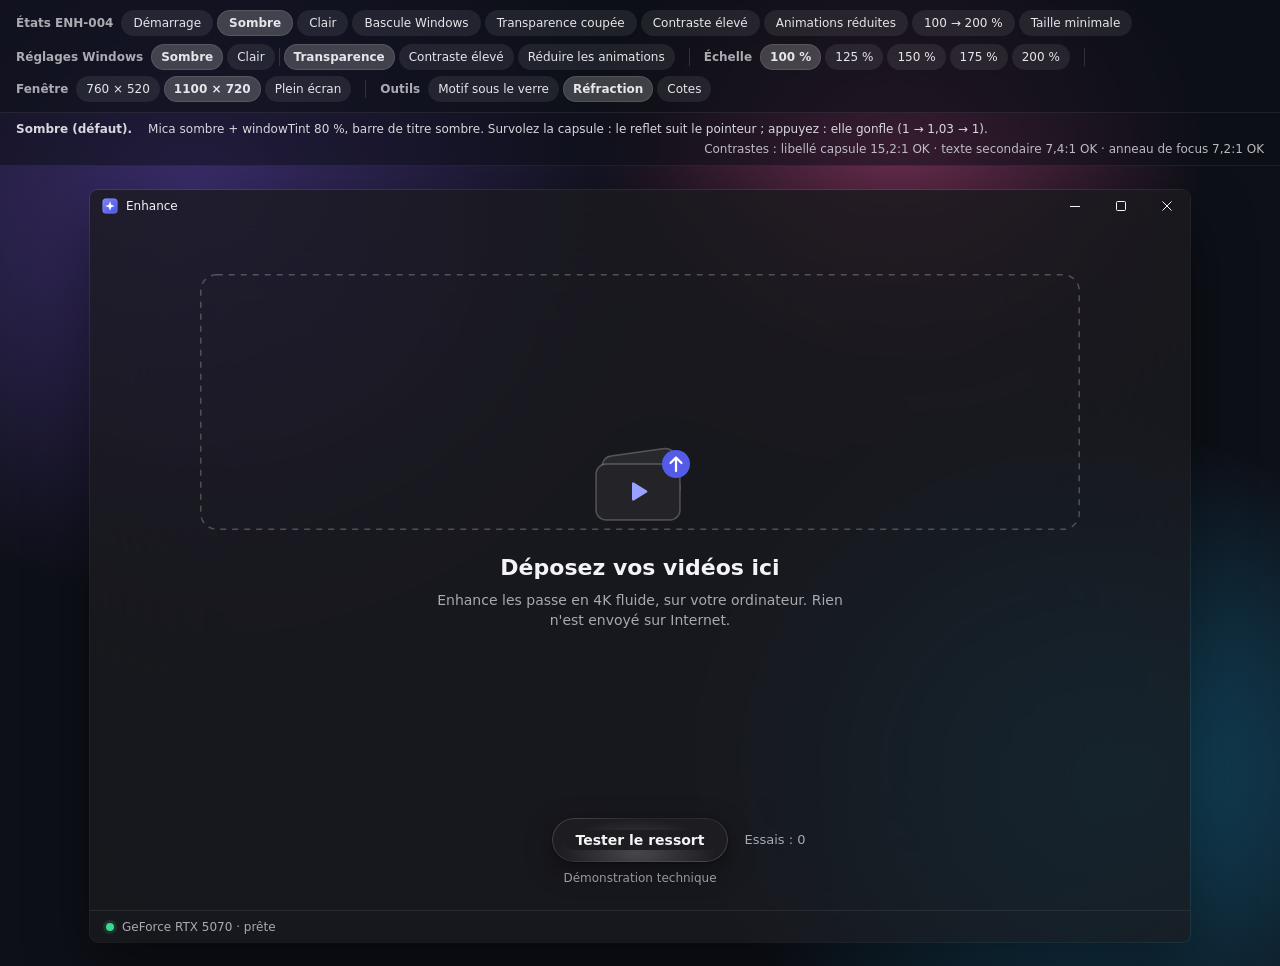
<file: docs/design/ui/maquettes/enh-004-squelette.html>
<!DOCTYPE html>
<html lang="fr" data-theme="dark" class="refract">
<head>
<meta charset="utf-8">
<meta name="viewport" content="width=device-width, initial-scale=1">
<title>Enhance — ENH-004 Squelette Qt Quick et prototype Mica (maquette)</title>
<style>
/* =====================================================================
   1. TOKENS — copie conforme de docs/design/ui/tokens.css (v1.2)
   ===================================================================== */
:root {
  --c-bg-window: #1B1B1E; --c-window-tint: rgba(27, 27, 30, 0.80); --c-surface-card: #242428;
  --c-surface-card-hover: #2A2A2F; --c-surface-card-selected: #2C2D44; --c-surface-raised: #2C2C31;
  --c-surface-sheet: rgba(42, 42, 47, 0.88); --c-surface-sheet-opaque: #2A2A2F; --c-surface-tooltip: #3A3A40;
  --c-thumb-placeholder: #303036; --c-border-hairline: rgba(255, 255, 255, 0.08); --c-border-card: rgba(255, 255, 255, 0.06);
  --c-border-control: rgba(255, 255, 255, 0.12); --c-border-strong: rgba(255, 255, 255, 0.24);
  --c-fill-control: rgba(255, 255, 255, 0.07); --c-fill-control-hover: rgba(255, 255, 255, 0.10);
  --c-fill-control-pressed: rgba(255, 255, 255, 0.05); --c-segment-thumb: rgba(255, 255, 255, 0.16);
  --c-segment-selected-text: #F4F4F6; --c-scrim: rgba(0, 0, 0, 0.40);
  --c-text-primary: #F4F4F6; --c-text-secondary: #A9A9B2; --c-text-tertiary: #9696A0; --c-text-disabled: #5F5F67;
  --c-text-on-accent: #FFFFFF; --c-accent: #535BE8; --c-accent-hover: #5B63F0; --c-accent-pressed: #4A52D9;
  --c-accent-text: #9AA0FF; --c-accent-tint: rgba(91, 99, 240, 0.14); --c-progress: #7178FF; --c-focus-ring: #9AA0FF;
  --c-success: #3DD68C; --c-success-tint: rgba(61, 214, 140, 0.14); --c-on-success: #1B1B1E;
  --c-warning: #F5B43C; --c-warning-tint: rgba(245, 180, 60, 0.14); --c-danger: #FF6B6B; --c-danger-tint: rgba(255, 107, 107, 0.14);
  --c-skeleton: rgba(255, 255, 255, 0.07); --c-skeleton-shine: rgba(255, 255, 255, 0.10);
  --c-shadow1: rgba(0, 0, 0, 0.30); --c-shadow2: rgba(0, 0, 0, 0.32); --c-shadow3: rgba(0, 0, 0, 0.48);
  --shadow-e1: 0 1px 2px var(--c-shadow1); --shadow-e2: 0 4px 12px var(--c-shadow2); --shadow-e3: 0 16px 40px var(--c-shadow3);
  --font-display: "Segoe UI Variable Display", "Segoe UI Variable", "Segoe UI", system-ui, sans-serif;
  --font-text: "Segoe UI Variable Text", "Segoe UI Variable", "Segoe UI", system-ui, sans-serif;
  --font-small: "Segoe UI Variable Small", "Segoe UI Variable", "Segoe UI", system-ui, sans-serif;
  --font-mono: "Cascadia Mono", Consolas, monospace;
  --fw-regular: 400; --fw-semibold: 600;
  --t-display: 600 28px/34px var(--font-display); --ls-display: -0.2px;
  --t-title1: 600 22px/28px var(--font-display); --t-title2: 600 17px/22px var(--font-text);
  --t-headline: 600 14px/20px var(--font-text); --t-body: 400 14px/20px var(--font-text);
  --t-callout: 400 13px/18px var(--font-text); --t-caption: 400 12px/16px var(--font-small);
  --t-caption-strong: 600 12px/16px var(--font-small); --t-badge: 600 11px/14px var(--font-small); --ls-badge: 0.2px;
  --t-mono: 400 12px/18px var(--font-mono);
  --s0_5: 2px; --s1: 4px; --s2: 8px; --s3: 12px; --s4: 16px; --s5: 20px; --s6: 24px; --s8: 32px; --s10: 40px; --s12: 48px; --s16: 64px;
  --r-xs: 4px; --r-sm: 6px; --r-md: 8px; --r-lg: 12px; --r-xl: 16px; --r-full: 999px;
  --size-control-sm: 28px; --size-control: 32px; --size-control-lg: 36px; --size-hit-min: 32px;
  --size-icon-sm: 16px; --size-icon: 20px; --size-icon-lg: 24px; --icon-stroke: 1.75;
  --size-toolbar-h: 52px; --size-status-bar-h: 32px; --size-title-bar-h: 32px; --size-card-min-h: 80px;
  --size-status-dot: 8px; --size-focus-ring-w: 2px; --size-focus-ring-offset: 2px; --size-border: 1px; --size-drop-zone-border: 1.5px;
  --size-content-max-w: 880px; --size-primary-min-w: 148px;
  --size-glass-button-h: 44px; --size-glass-button-pad-x: 24px;
  --dur-press: 100ms; --dur-fast: 150ms; --dur-base: 200ms; --dur-medium: 250ms; --dur-slow: 300ms; --dur-slower: 350ms;
  --dur-theme-fade: 300ms; --dur-window-appear: 200ms; --dur-theme-swap: 250ms;
  --move-press: 100ms; --move-fast: 150ms; --move-base: 200ms; --move-medium: 250ms; --move-slow: 300ms; --move-slower: 350ms; --move-stagger: 30ms;
  --ease-standard: cubic-bezier(0.4, 0, 0.2, 1); --ease-decelerate: cubic-bezier(0, 0, 0.2, 1);
  --ease-accelerate: cubic-bezier(0.4, 0, 1, 1); --ease-emphasized: cubic-bezier(0.32, 0.72, 0, 1);
  --ease-spring: cubic-bezier(0.34, 1.3, 0.64, 1); --ease-linear: linear;
}
:root[data-theme="light"] {
  --c-bg-window: #F2F2F5; --c-window-tint: rgba(242, 242, 245, 0.78); --c-surface-card: #FFFFFF;
  --c-surface-card-hover: #F7F7F9; --c-surface-card-selected: #F2F3FD; --c-surface-raised: #FFFFFF;
  --c-surface-sheet: rgba(252, 252, 253, 0.88); --c-surface-sheet-opaque: #FCFCFD; --c-surface-tooltip: #FFFFFF;
  --c-thumb-placeholder: #E4E4E9; --c-border-hairline: rgba(0, 0, 0, 0.08); --c-border-card: rgba(0, 0, 0, 0.06);
  --c-border-control: rgba(0, 0, 0, 0.12); --c-border-strong: rgba(0, 0, 0, 0.22);
  --c-fill-control: rgba(0, 0, 0, 0.05); --c-fill-control-hover: rgba(0, 0, 0, 0.08); --c-fill-control-pressed: rgba(0, 0, 0, 0.11);
  --c-segment-thumb: #FFFFFF; --c-segment-selected-text: #1D1D21; --c-scrim: rgba(0, 0, 0, 0.20);
  --c-text-primary: #1D1D21; --c-text-secondary: #5E5E66; --c-text-tertiary: #6E6E77; --c-text-disabled: #A6A6AD;
  --c-text-on-accent: #FFFFFF; --c-accent: #4B53E0; --c-accent-hover: #434BD6; --c-accent-pressed: #3A42C4;
  --c-accent-text: #4B53E0; --c-accent-tint: rgba(75, 83, 224, 0.08); --c-progress: #4B53E0; --c-focus-ring: #4B53E0;
  --c-success: #1A7F45; --c-success-tint: rgba(26, 127, 69, 0.10); --c-on-success: #FFFFFF;
  --c-warning: #9A5A00; --c-warning-tint: rgba(154, 90, 0, 0.10); --c-danger: #C9302C; --c-danger-tint: rgba(201, 48, 44, 0.08);
  --c-skeleton: rgba(0, 0, 0, 0.06); --c-skeleton-shine: rgba(255, 255, 255, 0.75);
  --c-shadow1: rgba(0, 0, 0, 0.06); --c-shadow2: rgba(0, 0, 0, 0.10); --c-shadow3: rgba(0, 0, 0, 0.18);
}
:root.reduce-motion { --move-press: 0ms; --move-fast: 0ms; --move-base: 0ms; --move-medium: 0ms; --move-slow: 0ms; --move-slower: 0ms; --move-stagger: 0ms;
  --dur-window-appear: 0ms; --dur-theme-swap: 0ms; }
@media (prefers-reduced-motion: reduce) {
  :root { --move-press: 0ms; --move-fast: 0ms; --move-base: 0ms; --move-medium: 0ms; --move-slow: 0ms; --move-slower: 0ms; --move-stagger: 0ms;
    --dur-window-appear: 0ms; --dur-theme-swap: 0ms; }
}
:root.hc {
  --c-bg-window: #202020; --c-window-tint: #202020; --c-surface-card: #202020; --c-surface-card-hover: #202020;
  --c-surface-card-selected: #202020; --c-surface-raised: #202020; --c-surface-sheet: #202020; --c-surface-sheet-opaque: #202020;
  --c-surface-tooltip: #202020; --c-thumb-placeholder: #202020;
  --c-border-hairline: #FFFFFF; --c-border-card: #FFFFFF; --c-border-control: #FFFFFF; --c-border-strong: #FFFFFF;
  --c-fill-control: #202020; --c-fill-control-hover: #202020; --c-fill-control-pressed: #202020;
  --c-segment-thumb: #8EE3F0; --c-segment-selected-text: #263B50; --c-scrim: transparent;
  --c-text-primary: #FFFFFF; --c-text-secondary: #FFFFFF; --c-text-tertiary: #FFFFFF; --c-text-disabled: #A6A6A6;
  --c-text-on-accent: #263B50; --c-accent: #8EE3F0; --c-accent-hover: #8EE3F0; --c-accent-pressed: #8EE3F0;
  --c-accent-text: #75E9FC; --c-accent-tint: transparent; --c-progress: #8EE3F0; --c-focus-ring: #8EE3F0;
  --c-success: #FFFFFF; --c-success-tint: transparent; --c-on-success: #202020;
  --c-warning: #FFFFFF; --c-warning-tint: transparent; --c-danger: #FFFFFF; --c-danger-tint: transparent;
  --c-skeleton: #A6A6A6; --c-skeleton-shine: #A6A6A6;
  --c-shadow1: transparent; --c-shadow2: transparent; --c-shadow3: transparent; --size-border: 2px;
}
:root {
  --c-glass-tint: #1E1E23; --c-glass-rim: rgba(255, 255, 255, 0.22); --c-glass-rim-low: rgba(255, 255, 255, 0.06);
  --c-glass-specular: rgba(255, 255, 255, 0.55); --c-glass-shadow: rgba(0, 0, 0, 0.36);
  --glass-tint-rgb: 30, 30, 35; --glass-tint-alpha: 0.80;
  --glass-regular-blur: 24px; --glass-regular-sat: 1.35; --glass-regular-bezel: 14px; --glass-regular-specular: 0.35;
  --glass-press-scale: 1.03;
  --shadow-glass: 0 8px 28px var(--c-glass-shadow), 0 1px 3px var(--c-glass-shadow);
}
:root[data-theme="light"] {
  --c-glass-tint: #F8F8FA; --c-glass-rim: rgba(255, 255, 255, 0.85); --c-glass-rim-low: rgba(0, 0, 0, 0.08);
  --c-glass-specular: rgba(255, 255, 255, 0.90); --c-glass-shadow: rgba(0, 0, 0, 0.14);
  --glass-tint-rgb: 248, 248, 250;
}
:root.no-transparency { --glass-tint-rgb: 44, 44, 49; --glass-tint-alpha: 1; --glass-regular-blur: 0px; --glass-regular-specular: 0; }
:root.no-transparency[data-theme="light"] { --glass-tint-rgb: 255, 255, 255; }
:root.hc { --c-glass-tint: #202020; --glass-tint-rgb: 32, 32, 32; --glass-tint-alpha: 1; --c-glass-rim: #FFFFFF; --c-glass-rim-low: #FFFFFF;
  --c-glass-specular: transparent; --c-glass-shadow: transparent; --glass-regular-blur: 0px; --glass-regular-specular: 0; }

/* =====================================================================
   2. BASE
   ===================================================================== */
*, *::before, *::after { box-sizing: border-box; }
html { color-scheme: dark; }
html[data-theme="light"] { color-scheme: light; }
body { margin: 0; font: var(--t-body); color: var(--c-text-primary); -webkit-font-smoothing: antialiased; }
button { font: inherit; color: inherit; margin: 0; }
p, h1, h2 { margin: 0; }
[hidden] { display: none !important; }
.num { font-variant-numeric: tabular-nums; }
::view-transition-old(root), ::view-transition-new(root) { animation-duration: var(--dur-theme-swap); animation-timing-function: var(--ease-standard); }

/* =====================================================================
   3. PAGE DE MAQUETTE (hors application)
   ===================================================================== */
body { min-height: 100vh; display: grid; grid-template-rows: auto auto 1fr; overflow: hidden;
  /* Fond d'écran Windows simulé : c'est lui que le Mica floute et teinte */
  background: radial-gradient(60% 70% at 15% 20%, #3B2D6B 0%, transparent 60%), radial-gradient(50% 60% at 85% 80%, #12506B 0%, transparent 60%),
  radial-gradient(40% 40% at 70% 15%, #6B2D4E 0%, transparent 60%), #0E1018; }
[data-theme="light"] body { background: radial-gradient(60% 70% at 15% 20%, #D9D2FF 0%, transparent 60%), radial-gradient(50% 60% at 85% 80%, #BFE6F5 0%, transparent 60%),
  radial-gradient(40% 40% at 70% 15%, #FAD6E6 0%, transparent 60%), #EEF0F6; }
.hc body { background: #000000; }

.mk { position: relative; z-index: 100; display: grid; gap: 8px; padding: 10px 16px;
  background: rgba(14, 16, 24, 0.78); color: #E6E6EA; -webkit-backdrop-filter: blur(20px); backdrop-filter: blur(20px);
  border-bottom: 1px solid rgba(255, 255, 255, 0.08); font: var(--t-caption); }
[data-theme="light"] .mk { background: rgba(255, 255, 255, 0.78); color: #2A2A30; border-bottom-color: rgba(0, 0, 0, 0.08); }
.hc .mk { background: #000000; color: #FFFFFF; border-bottom: 2px solid #FFFFFF; }
.mk-row { display: flex; flex-wrap: wrap; align-items: center; gap: 6px 14px; }
.mk-group { display: flex; flex-wrap: wrap; align-items: center; gap: 4px; }
.mk-label { margin-right: 4px; font: var(--t-caption-strong); opacity: 0.72; }
.mk-sep { width: 1px; height: 18px; background: currentColor; opacity: 0.15; }
.chip { height: 26px; padding: 0 10px; border: 0; border-radius: var(--r-full); background: rgba(255, 255, 255, 0.08); color: inherit; font: var(--t-caption); cursor: default;
  outline: 2px solid transparent; outline-offset: 4px;
  transition: background-color var(--dur-fast) var(--ease-standard), outline-color var(--dur-fast) var(--ease-decelerate), outline-offset var(--move-fast) var(--ease-decelerate); }
[data-theme="light"] .chip { background: rgba(0, 0, 0, 0.05); }
.chip:hover { background: rgba(255, 255, 255, 0.14); }
[data-theme="light"] .chip:hover { background: rgba(0, 0, 0, 0.09); }
.chip[aria-pressed="true"] { background: rgba(255, 255, 255, 0.20); font-weight: var(--fw-semibold); box-shadow: inset 0 0 0 1px rgba(255, 255, 255, 0.10); }
[data-theme="light"] .chip[aria-pressed="true"] { background: #FFFFFF; box-shadow: 0 1px 2px rgba(0, 0, 0, 0.10), inset 0 0 0 1px rgba(0, 0, 0, 0.06); }
.hc .chip { background: #000000; box-shadow: inset 0 0 0 1px #FFFFFF; }
.hc .chip[aria-pressed="true"] { background: #8EE3F0; color: #263B50; }
.chip:focus-visible { outline-color: var(--c-focus-ring); outline-offset: 2px; }
.chip.state { padding: 0 12px; }

.brief { position: relative; z-index: 99; display: flex; flex-wrap: wrap; align-items: baseline; gap: 4px 16px; padding: 8px 16px;
  font: var(--t-caption); color: #D8D8DE; background: rgba(14, 16, 24, 0.55); border-bottom: 1px solid rgba(255, 255, 255, 0.06); }
[data-theme="light"] .brief { color: #3A3A42; background: rgba(255, 255, 255, 0.55); border-bottom-color: rgba(0, 0, 0, 0.06); }
.hc .brief { color: #FFFFFF; background: #000000; }
.brief b { font: var(--t-caption-strong); }
.brief .contrast { margin-left: auto; font-variant-numeric: tabular-nums; opacity: 0.85; white-space: nowrap; }
.brief .replay { height: 22px; padding: 0 8px; border: 0; border-radius: var(--r-full); background: rgba(255, 255, 255, 0.12); color: inherit; font: var(--t-caption-strong); cursor: default; }
[data-theme="light"] .brief .replay { background: rgba(0, 0, 0, 0.07); }
.brief .replay:focus-visible { outline: 2px solid var(--c-focus-ring); outline-offset: 2px; }

.stage { position: relative; display: grid; justify-items: safe center; align-items: safe center; padding: 24px; min-height: 0; overflow: auto; }

/* =====================================================================
   4. FENÊTRE (zone client = --client-w × --client-h, barre de titre DWM en plus)
   ===================================================================== */
.win { --client-w: 1100px; --client-h: 720px; --zoom: 1;
  position: relative; display: flex; flex-direction: column; flex: none;
  width: var(--client-w); height: calc(var(--client-h) + var(--size-title-bar-h)); zoom: var(--zoom);
  border-radius: 8px; overflow: hidden; outline: none;
  /* Mica simulé : fond d'écran flouté + windowTint */
  background: var(--c-window-tint); -webkit-backdrop-filter: blur(80px) saturate(1.5); backdrop-filter: blur(80px) saturate(1.5);
  box-shadow: 0 24px 64px rgba(0, 0, 0, 0.45), 0 0 0 1px rgba(255, 255, 255, 0.10);
  opacity: 1; transition: opacity var(--dur-window-appear) var(--ease-decelerate); }
[data-theme="light"] .win { box-shadow: 0 24px 64px rgba(0, 0, 0, 0.22), 0 0 0 1px rgba(0, 0, 0, 0.14); }
.no-transparency .win { background: var(--c-bg-window); -webkit-backdrop-filter: none; backdrop-filter: none; }
.hc .win { background: var(--c-bg-window); -webkit-backdrop-filter: none; backdrop-filter: none; box-shadow: 0 0 0 2px #FFFFFF; }
.win.cloaked { opacity: 0; transition: none; }
.win.closing { opacity: 0; transition: opacity var(--dur-base) var(--ease-accelerate); }

/* Barre de titre Windows (dessinée par DWM dans l'app : simulée ici) */
.titlebar { display: flex; align-items: center; flex: none; height: var(--size-title-bar-h); padding-left: var(--s3);
  font: 400 12px/16px var(--font-text); color: var(--c-text-primary); user-select: none; }
.no-transparency .titlebar { background: var(--c-bg-window); } /* DWMWA_CAPTION_COLOR = bgWindow : aucune couture */
.hc .titlebar { background: #000000; color: #FFFFFF; border-bottom: 1px solid #FFFFFF; }
.app-icon { width: 16px; height: 16px; margin-right: var(--s2); flex: none; }
.titlebar .grow { flex: 1; }
.cap { width: 46px; height: var(--size-title-bar-h); display: grid; place-items: center; border: 0; background: transparent; color: var(--c-text-primary);
  transition: background-color var(--dur-fast); }
.hc .cap { color: #FFFFFF; }
.cap:hover { background: var(--c-fill-control-hover); }
.cap.close:hover { background: #C42B1C; color: #FFFFFF; }
.cap svg { width: 10px; height: 10px; fill: none; stroke: currentColor; stroke-width: 1; }

/* Zone client */
.app { position: relative; flex: 1; min-height: 0; display: grid;
  grid-template-rows: var(--size-toolbar-h) minmax(0, 1fr) var(--s6) auto var(--s6) var(--size-status-bar-h); }
.col { width: 100%; max-width: calc(var(--size-content-max-w) + 2 * var(--s6)); margin: 0 auto; padding: 0 var(--s6); min-height: 0; }
@container win (max-width: 899px) { .col { padding: 0 var(--s4); } }
.win { container-type: size; container-name: win; }
.app > .reserve, .app > .gap { min-height: 0; }

/* État vide W1, inerte (aucun bouton, aucune réaction au survol) */
.frame-cell { display: grid; }
.drop { position: relative; display: grid; place-items: center; min-height: 0; height: 100%; padding: var(--s8) var(--s6);
  border-radius: var(--r-xl); text-align: center; cursor: default; }
.drop-border { position: absolute; inset: 0; width: 100%; height: 100%; overflow: visible; pointer-events: none; }
.drop-border rect { x: 0.75px; y: 0.75px; width: calc(100% - 1.5px); height: calc(100% - 1.5px); rx: 16px; fill: none;
  stroke: var(--c-border-strong); stroke-width: var(--size-drop-zone-border); stroke-dasharray: 6 6; }
.hc .drop-border rect { x: 1px; y: 1px; width: calc(100% - 2px); height: calc(100% - 2px); rx: 15px; stroke-width: 2px; stroke-dasharray: none; }
.drop-stack { display: grid; justify-items: center; gap: var(--s2); max-width: 440px; }
.illus { width: 120px; height: 96px; margin-bottom: var(--s3); overflow: visible; }
.illus .il-back { fill: var(--c-fill-control); stroke: var(--c-border-strong); stroke-width: 1.5; transform-box: fill-box; transform-origin: center; transform: rotate(-8deg); }
.illus .il-front { fill: var(--c-surface-card); stroke: var(--c-border-strong); stroke-width: 1.5; }
.illus .il-play { fill: var(--c-accent-text); }
.illus .il-badge { fill: var(--c-accent); }
.illus .il-arrow { fill: none; stroke: var(--c-text-on-accent); stroke-width: 2.25; stroke-linecap: round; stroke-linejoin: round; }
.drop-title { font: var(--t-title1); }
.drop-sub { font: var(--t-body); color: var(--c-text-secondary); }

/* Démonstration : capsule de verre + compteur + mention */
.demo { position: relative; display: grid; grid-template-columns: minmax(0, 1fr) auto minmax(0, 1fr); grid-template-rows: var(--size-glass-button-h) auto; }
.demo > .gbtn { grid-column: 2; grid-row: 1; justify-self: center; }
.demo > .count { position: relative; z-index: 2; grid-column: 3; grid-row: 1; align-self: center; justify-self: start; padding-left: var(--s4); }
.demo > .mention { grid-column: 2; grid-row: 2; justify-self: center; padding-top: var(--s2); }
.count { font: var(--t-callout); color: var(--c-text-secondary); white-space: nowrap; }
/* Changement de chiffre : tout le libellé (une seule chaîne traduisible), fondu fast + y 4 px */
.count.bump { animation: num-fade var(--dur-fast) var(--ease-standard), num-rise var(--move-fast) var(--ease-standard); }
@keyframes num-fade { from { opacity: 0; } }
@keyframes num-rise { from { transform: translateY(4px); } }
.mention { font: var(--t-caption); color: var(--c-text-secondary); white-space: nowrap; }

/* Motif de test sous le verre (mode « banc d'essai », jamais affiché par défaut) */
.testbed { position: absolute; left: 50%; top: calc(var(--size-glass-button-h) / 2); width: 196px; height: 76px; transform: translate(-50%, -50%);
  border-radius: var(--r-xl); pointer-events: none;
  background: repeating-linear-gradient(115deg, rgba(255, 255, 255, 0.55) 0 6px, transparent 6px 18px),
              linear-gradient(90deg, #F2B880 0%, #D9776A 25%, #7C83FF 50%, #3DD68C 75%, #9AD7F5 100%);
  opacity: 0; transition: opacity var(--dur-base) var(--ease-standard); }
.show-testbed .testbed { opacity: 1; }
.hc .testbed, .no-transparency .testbed { opacity: 0 !important; }

/* --- Verre « liquide » --- */
@property --mx { syntax: '<percentage>'; inherits: true; initial-value: 30%; }
@property --my { syntax: '<percentage>'; inherits: true; initial-value: 0%; }
.glass { --g-blur: var(--glass-regular-blur); --g-sat: var(--glass-regular-sat); --g-bezel: var(--glass-regular-bezel); --g-spec: var(--glass-regular-specular);
  position: relative; isolation: isolate;
  background: rgba(var(--glass-tint-rgb), var(--glass-tint-alpha));
  -webkit-backdrop-filter: blur(var(--g-blur)) saturate(var(--g-sat)); backdrop-filter: blur(var(--g-blur)) saturate(var(--g-sat));
  box-shadow: var(--shadow-glass); }
.refract .glass { -webkit-backdrop-filter: url(#lg-refract-sq) blur(var(--g-blur)) saturate(var(--g-sat)); backdrop-filter: url(#lg-refract-sq) blur(var(--g-blur)) saturate(var(--g-sat)); }
.glass::before { content: ""; position: absolute; inset: 0; z-index: 3; border-radius: inherit; padding: 1px; pointer-events: none;
  background: linear-gradient(140deg, var(--c-glass-rim) 0%, var(--c-glass-rim-low) 38%, var(--c-glass-rim-low) 62%, var(--c-glass-rim) 100%);
  -webkit-mask: linear-gradient(#000 0 0) content-box, linear-gradient(#000 0 0); -webkit-mask-composite: xor; mask-composite: exclude; }
.glass::after { content: ""; position: absolute; inset: 0; z-index: 3; border-radius: inherit; padding: var(--g-bezel); pointer-events: none;
  background: radial-gradient(closest-side, var(--c-glass-specular), transparent) no-repeat; background-size: 160px 70px;
  background-position: var(--mx) var(--my); opacity: var(--g-spec);
  -webkit-mask: linear-gradient(#000 0 0) content-box, linear-gradient(#000 0 0); -webkit-mask-composite: xor; mask-composite: exclude;
  transition: opacity var(--dur-fast) var(--ease-standard); }
.pressing > .glass::after { opacity: calc(var(--g-spec) * 1.6); }
.no-transparency .glass, .hc .glass { -webkit-backdrop-filter: none; backdrop-filter: none; }
.no-transparency .glass::before, .hc .glass::before, .no-transparency .glass::after, .hc .glass::after { display: none; }

/* Bouton de verre autonome (capsule 44 px).
   Le verre (.gbtn-bg) et son voile (.gbtn-fill) gonflent ; le libellé et l'anneau de focus ne sont JAMAIS mis à l'échelle
   (texte net à toutes les échelles, design-system §3). */
.gbtn { position: relative; display: inline-flex; align-items: center; justify-content: center;
  height: var(--size-glass-button-h); min-width: var(--size-primary-min-w); padding: 0 var(--size-glass-button-pad-x);
  border: 0; border-radius: var(--r-full); background: transparent; font: var(--t-headline); color: var(--c-text-primary);
  white-space: nowrap; user-select: none; cursor: default;
  outline: var(--size-focus-ring-w) solid transparent; outline-offset: 4px;
  /* reflet : suit le pointeur en fast + decelerate ; anneau : fast + decelerate, décalage 4 → 2 px */
  transition: --mx var(--move-fast) var(--ease-decelerate), --my var(--move-fast) var(--ease-decelerate),
    outline-color var(--dur-fast) var(--ease-decelerate), outline-offset var(--move-fast) var(--ease-decelerate); }
.gbtn:focus-visible { outline-color: var(--c-focus-ring); outline-offset: var(--size-focus-ring-offset); }
.gbtn-bg, .gbtn-fill { position: absolute; inset: 0; border-radius: inherit; pointer-events: none; transform: scale(1);
  /* relâchement : medium + spring (1,03 → 1, ≈ 3 % de dépassement) */
  transition: transform var(--move-medium) var(--ease-spring), background-color var(--dur-fast) var(--ease-standard), box-shadow var(--dur-fast) var(--ease-standard); }
.gbtn-bg { --g-bezel: 12px; /* biseau effectif = min(14, (44 - 20) / 2) */ z-index: 0; }
.gbtn-fill { z-index: 1; background: transparent; }
/* pression : press + decelerate, le verre « gonfle » */
.gbtn.pressing .gbtn-bg, .gbtn.pressing .gbtn-fill { transform: scale(var(--glass-press-scale));
  transition: transform var(--move-press) var(--ease-decelerate), background-color var(--dur-press) var(--ease-standard), box-shadow var(--dur-fast) var(--ease-standard); }
.reduce-motion .gbtn.pressing .gbtn-bg, .reduce-motion .gbtn.pressing .gbtn-fill { transform: none; }
@media (prefers-reduced-motion: reduce) { .gbtn.pressing .gbtn-bg, .gbtn.pressing .gbtn-fill { transform: none; } }
.gbtn:hover .gbtn-fill { background: var(--c-fill-control-hover); }
.gbtn.pressing .gbtn-fill { background: var(--c-fill-control-pressed); }
.gbtn-label { position: relative; z-index: 2; }
/* Repli opaque : surfaceRaised + contour borderControl + e2 */
.no-transparency .gbtn-bg { box-shadow: var(--shadow-e2), inset 0 0 0 1px var(--c-border-control); }
/* Contraste élevé : ButtonFace + liseré 2 px ButtonText ; survol : liseré Highlight ; pression : fond Highlight */
.hc .gbtn { color: #FFFFFF; }
.hc .gbtn-bg { box-shadow: inset 0 0 0 2px #FFFFFF; }
.hc .gbtn:hover .gbtn-bg, .hc .gbtn.pressing .gbtn-bg { box-shadow: inset 0 0 0 2px #8EE3F0; }
.hc .gbtn:hover .gbtn-fill { background: transparent; }
.hc .gbtn.pressing .gbtn-fill { background: #8EE3F0; }
.hc .gbtn.pressing .gbtn-label { color: #263B50; }

/* Barre d'état */
.statusbar { display: flex; align-items: center; gap: var(--s4); height: var(--size-status-bar-h); padding: 0 var(--s4);
  border-top: 1px solid var(--c-border-hairline); font: var(--t-caption); color: var(--c-text-secondary); white-space: nowrap; }
.status-gpu { display: flex; align-items: center; gap: var(--s2); min-width: 0; }
.dot { width: var(--size-status-dot); height: var(--size-status-dot); border-radius: 50%; flex: none; background: var(--c-success);
  box-shadow: 0 0 0 3px var(--c-success-tint); }
.hc .dot { background: #FFFFFF; box-shadow: none; }

/* Fenêtre fermée (Ctrl+Q, croix, Alt+F4) */
.closed { position: absolute; inset: 0; display: grid; place-items: center; pointer-events: none; opacity: 0;
  transition: opacity var(--dur-base) var(--ease-standard); font: var(--t-callout); color: #D8D8DE; }
[data-theme="light"] .closed { color: #3A3A42; }
.closed.show { opacity: 1; pointer-events: auto; }
.closed div { display: grid; justify-items: center; gap: 10px; }

/* Cotes au pixel */
.cotes-layer { position: absolute; inset: 0; z-index: 60; pointer-events: none; }
.cote { position: absolute; outline: 1px dashed #FF2D95; outline-offset: -1px; }
.cote span { position: absolute; left: 0; top: 0; padding: 1px 4px; background: #FF2D95; color: #FFFFFF;
  font: 600 10px/13px var(--font-mono); white-space: nowrap; border-radius: 0 0 3px 0; }
.cote.right span { left: auto; right: 0; border-radius: 0 0 0 3px; }
.cote.below span { top: auto; bottom: -14px; border-radius: 3px; }
</style>
</head>
<body>

<!-- Filtre SVG de réfraction (carte de déplacement dessinée en ligne, aucune ressource externe) -->
<svg width="0" height="0" style="position:absolute" aria-hidden="true">
  <filter id="lg-refract-sq" x="0" y="0" width="1" height="1" color-interpolation-filters="sRGB">
    <feImage preserveAspectRatio="none" result="map" href="data:image/svg+xml;utf8,<svg xmlns='http://www.w3.org/2000/svg' viewBox='0 0 100 100' preserveAspectRatio='none'><defs><linearGradient id='r'><stop offset='0' stop-color='%23ff0000'/><stop offset='.18' stop-color='%23800000'/><stop offset='.82' stop-color='%23800000'/><stop offset='1' stop-color='%23000000'/></linearGradient><linearGradient id='g' x2='0' y2='1'><stop offset='0' stop-color='%2300ff00'/><stop offset='.22' stop-color='%23008000'/><stop offset='.78' stop-color='%23008000'/><stop offset='1' stop-color='%23000000'/></linearGradient></defs><rect width='100' height='100' fill='url(%23r)'/><rect width='100' height='100' fill='url(%23g)' style='mix-blend-mode:screen'/></svg>"/>
    <feDisplacementMap in="SourceGraphic" in2="map" scale="16" xChannelSelector="R" yChannelSelector="G"/>
  </filter>
</svg>

<!-- ===================== Commandes de la maquette (hors application) ===================== -->
<header class="mk" aria-label="Commandes de la maquette">
  <div class="mk-row">
    <div class="mk-group" role="group" aria-label="États ENH-004">
      <span class="mk-label">États ENH-004</span>
      <button class="chip state" data-state="demarrage">Démarrage</button>
      <button class="chip state" data-state="sombre">Sombre</button>
      <button class="chip state" data-state="clair">Clair</button>
      <button class="chip state" data-state="bascule">Bascule Windows</button>
      <button class="chip state" data-state="transp">Transparence coupée</button>
      <button class="chip state" data-state="hc">Contraste élevé</button>
      <button class="chip state" data-state="reduce">Animations réduites</button>
      <button class="chip state" data-state="echelle">100 → 200 %</button>
      <button class="chip state" data-state="min">Taille minimale</button>
    </div>
  </div>
  <div class="mk-row">
    <div class="mk-group" role="group" aria-label="Thème">
      <span class="mk-label">Réglages Windows</span>
      <button class="chip" data-theme-set="dark">Sombre</button>
      <button class="chip" data-theme-set="light">Clair</button>
      <span class="mk-sep"></span>
      <button class="chip" id="tTransp" title="« Effets de transparence » de Windows">Transparence</button>
      <button class="chip" id="tHc">Contraste élevé</button>
      <button class="chip" id="tReduce" title="« Effets d'animation » de Windows">Réduire les animations</button>
    </div>
    <span class="mk-sep"></span>
    <div class="mk-group" role="group" aria-label="Mise à l'échelle">
      <span class="mk-label">Échelle</span>
      <button class="chip" data-zoom="1">100 %</button>
      <button class="chip" data-zoom="1.25">125 %</button>
      <button class="chip" data-zoom="1.5">150 %</button>
      <button class="chip" data-zoom="1.75">175 %</button>
      <button class="chip" data-zoom="2">200 %</button>
    </div>
    <span class="mk-sep"></span>
    <div class="mk-group" role="group" aria-label="Taille de la fenêtre">
      <span class="mk-label">Fenêtre</span>
      <button class="chip" data-size="min">760 × 520</button>
      <button class="chip" data-size="ref">1100 × 720</button>
      <button class="chip" data-size="full">Plein écran</button>
    </div>
    <span class="mk-sep"></span>
    <div class="mk-group" role="group" aria-label="Outils">
      <span class="mk-label">Outils</span>
      <button class="chip" id="tTestbed" title="Motif coloré sous la capsule pour voir la réfraction (banc d'essai développeur)">Motif sous le verre</button>
      <button class="chip" id="tRefract" title="Approximation SVG de la réfraction (Edge / Chrome)">Réfraction</button>
      <button class="chip" id="tCotes" title="Affiche les dimensions en pixels logiques">Cotes</button>
    </div>
  </div>
</header>
<div class="brief" id="brief" aria-live="polite">
  <b id="briefTitle"></b><span id="briefText"></span>
  <button class="replay" id="briefReplay" hidden></button>
  <span class="contrast" id="contrast"></span>
</div>

<!-- ===================== Fenêtre Enhance ===================== -->
<main class="stage" id="stage">
  <div class="win" id="win" tabindex="-1" role="region" aria-label="Enhance">
    <div class="titlebar" data-cote="Barre de titre DWM">
      <svg class="app-icon" viewBox="0 0 32 32" aria-hidden="true">
        <defs><linearGradient id="appg" x1="0" y1="0" x2="1" y2="1"><stop offset="0" stop-color="#7C83FF"/><stop offset="1" stop-color="#4B53E0"/></linearGradient></defs>
        <rect x="1" y="1" width="30" height="30" rx="7" fill="url(#appg)"/>
        <rect x="1.5" y="1.5" width="29" height="29" rx="6.5" fill="none" stroke="#FFFFFF" stroke-opacity="0.3"/>
        <path d="M16 6.5l2.4 7.1L25.5 16l-7.1 2.4L16 25.5l-2.4-7.1L6.5 16l7.1-2.4z" fill="#FFFFFF"/>
      </svg>
      <span>Enhance</span>
      <span class="grow"></span>
      <button class="cap" tabindex="-1" aria-label="Réduire"><svg viewBox="0 0 10 10"><path d="M0 5.5h10"/></svg></button>
      <button class="cap" tabindex="-1" aria-label="Agrandir"><svg viewBox="0 0 10 10"><rect x="0.5" y="0.5" width="9" height="9" rx="1"/></svg></button>
      <button class="cap close" tabindex="-1" id="capClose" aria-label="Fermer"><svg viewBox="0 0 10 10"><path d="M0.5 0.5l9 9M9.5 0.5l-9 9"/></svg></button>
    </div>

    <div class="app" id="app">
      <div class="reserve" data-cote="Réserve barre d'outils (vide)"></div>

      <div class="col frame-cell">
        <div class="drop" data-cote="État vide (inerte)">
          <svg class="drop-border" aria-hidden="true"><rect/></svg>
          <div class="drop-stack">
            <svg class="illus" viewBox="0 0 120 96" aria-hidden="true">
              <rect class="il-back" x="24" y="14" width="74" height="50" rx="10"/>
              <rect class="il-front" x="16" y="26" width="84" height="56" rx="10"/>
              <path class="il-play" d="M52 45.5v16a1.2 1.2 0 0 0 1.8 1l13-8a1.2 1.2 0 0 0 0-2l-13-8a1.2 1.2 0 0 0-1.8 1z"/>
              <circle class="il-badge" cx="96" cy="26" r="14"/>
              <path class="il-arrow" d="M96 33V19.5M90.5 25L96 19.5l5.5 5.5"/>
            </svg>
            <h1 class="drop-title" data-cote="title1 22/28">Déposez vos vidéos ici</h1>
            <p class="drop-sub" data-cote="body 14/20 · max 440">Enhance les passe en 4K fluide, sur votre ordinateur. Rien n'est envoyé sur Internet.</p>
          </div>
        </div>
      </div>

      <div class="gap" data-cote="24"></div>

      <div class="col demo">
        <div class="testbed" aria-hidden="true"></div>
        <button class="gbtn" id="spring" data-cote="Verre autonome · 44"><span class="gbtn-bg glass" aria-hidden="true"></span><span class="gbtn-fill" aria-hidden="true"></span><span class="gbtn-label">Tester le ressort</span></button>
        <p class="count num" id="count" aria-live="polite" aria-atomic="true" data-cote="callout · +16">Essais&nbsp;: 0</p>
        <p class="mention" data-cote="caption · +8">Démonstration technique</p>
      </div>

      <div class="gap" data-cote="24"></div>

      <footer class="statusbar" data-cote="Barre d'état · 32">
        <span class="status-gpu">
          <span class="dot" role="img" aria-label="Carte graphique prête"></span>
          <span id="statusText">GeForce RTX 5070 · prête</span>
        </span>
      </footer>
    </div>
    <div class="cotes-layer" id="cotes" aria-hidden="true"></div>
  </div>

  <div class="closed" id="closed">
    <div>
      <span>Enhance est fermée (aucune boîte de dialogue : aucun traitement en cours).</span>
      <button class="chip" id="relaunch">Relancer Enhance</button>
    </div>
  </div>
</main>

<script>
(() => {
'use strict';
const $ = (s, r = document) => r.querySelector(s);
const $$ = (s, r = document) => [...r.querySelectorAll(s)];
const root = document.documentElement;
const win = $('#win');
const ms = name => parseFloat(getComputedStyle(root).getPropertyValue(name)) || 0;
const reduced = () => root.classList.contains('reduce-motion') || matchMedia('(prefers-reduced-motion: reduce)').matches;

// ------------------------------------------------------------ Réglages simulés
const S = { theme: 'dark', transp: true, hc: false, reduce: false, zoom: 1, size: 'ref', testbed: false, refract: true, cotes: false };

function apply() {
  root.classList.toggle('no-transparency', !S.transp);
  root.classList.toggle('hc', S.hc);
  root.classList.toggle('reduce-motion', S.reduce);
  root.classList.toggle('show-testbed', S.testbed);
  root.classList.toggle('refract', S.refract);
  win.style.setProperty('--zoom', S.zoom);
  sizeWindow();
  $$('[data-theme-set]').forEach(b => b.setAttribute('aria-pressed', String(b.dataset.themeSet === S.theme)));
  $('#tTransp').setAttribute('aria-pressed', String(S.transp));
  $('#tHc').setAttribute('aria-pressed', String(S.hc));
  $('#tReduce').setAttribute('aria-pressed', String(S.reduce));
  $('#tTestbed').setAttribute('aria-pressed', String(S.testbed));
  $('#tRefract').setAttribute('aria-pressed', String(S.refract));
  $('#tCotes').setAttribute('aria-pressed', String(S.cotes));
  $$('[data-zoom]').forEach(b => b.setAttribute('aria-pressed', String(+b.dataset.zoom === S.zoom)));
  $$('[data-size]').forEach(b => b.setAttribute('aria-pressed', String(b.dataset.size === S.size)));
  requestAnimationFrame(() => { drawCotes(); showContrast(); });
}

function sizeWindow() {
  const stage = $('#stage');
  let w = 1100, h = 720;
  if (S.size === 'min') { w = 760; h = 520; }
  if (S.size === 'full') {
    // « Plein écran » : la fenêtre remplit la scène, exprimée en pixels logiques
    w = Math.max(760, Math.floor((stage.clientWidth - 48) / S.zoom));
    h = Math.max(520, Math.floor((stage.clientHeight - 48) / S.zoom) - 32);
  }
  win.style.setProperty('--client-w', w + 'px');
  win.style.setProperty('--client-h', h + 'px');
}

// Thème : bascule « Windows » = fondu d'une capture (themeSwap 300 ms), instantané en mouvement réduit
function setTheme(t, animate = true) {
  const doIt = () => { S.theme = t; root.dataset.theme = t; apply(); };
  if (animate && document.startViewTransition && ms('--dur-theme-swap') > 0) document.startViewTransition(doIt); else doIt();
}

// Démarrage : fenêtre masquée (DWMWA_CLOAK) jusqu'à la première image complète, puis fondu windowAppear
function startup() {
  $('#closed').classList.remove('show');
  win.hidden = false;
  win.classList.remove('closing');
  win.classList.add('cloaked');
  void win.offsetWidth;
  requestAnimationFrame(() => requestAnimationFrame(() => {
    win.classList.remove('cloaked');
    win.focus({ preventScroll: true }); // focus sur la fenêtre, sans anneau
  }));
}
function quit() {
  win.classList.add('closing');
  const d = ms('--dur-base');
  setTimeout(() => { win.hidden = true; $('#closed').classList.add('show'); $('#relaunch').focus(); }, d);
}

// ------------------------------------------------------------ États ENH-004
const STATES = {
  demarrage: { t: 'Démarrage à froid.', d: 'La fenêtre apparaît déjà peinte (fond, titre, état vide), centrée, 1100 × 720. Fondu 200 ms (animation d\'ouverture du système), instantané si les animations sont réduites. Ni écran d\'accueil, ni flash blanc, ni fenêtre vide qui se remplit.', replay: 'Rejouer', run: () => startup() },
  sombre:    { t: 'Sombre (défaut).', d: 'Mica sombre + windowTint 80 %, barre de titre sombre. Survolez la capsule : le reflet suit le pointeur ; appuyez : elle gonfle (1 → 1,03 → 1).' },
  clair:     { t: 'Clair.', d: 'Mica clair, barre de titre claire. Mêmes éléments, mêmes positions au pixel près.', set: { theme: 'light' } },
  bascule:   { t: 'Bascule du thème Windows pendant l\'exécution.', d: 'Fondu d\'une capture de la fenêtre en 250 ms (moins de 300 ms capture comprise) ; barre de titre et fond changent dans la même image, sans clignotement ni relance.', replay: 'Basculer', run: () => setTheme(S.theme === 'dark' ? 'light' : 'dark') },
  transp:    { t: 'Effets de transparence désactivés.', d: 'Pas de Mica : fond opaque bgWindow (la barre de titre prend la même couleur). La capsule devient opaque : surfaceRaised + contour borderControl + ombre e2, sans reflet. Aucun texte ne bouge.', set: { transp: false } },
  hc:        { t: 'Contraste élevé (simulation « Aquatique »).', d: 'Couleurs système uniquement. Cadre en trait plein WindowText 2 px ; capsule = bouton opaque, liseré 2 px, ni reflet ni ombre (survol : liseré Highlight ; pression : fond Highlight) ; pastille d\'état toujours accompagnée du texte.', set: { hc: true } },
  reduce:    { t: 'Animations réduites.', d: 'Ouverture et bascule de thème instantanées. La capsule ne fait plus de ressort et le reflet ne suit plus le pointeur : seul le compteur change (fondu 150 ms conservé).', set: { reduce: true } },
  echelle:   { t: 'Mise à l\'échelle 100 / 125 / 150 / 175 / 200 %.', d: 'Même mise en page en pixels logiques, rien de tronqué, texte et traits nets. Choisissez l\'échelle dans « Échelle » (la scène défile si la fenêtre dépasse l\'écran).', set: { zoom: 1.5 } },
  min:       { t: 'Taille minimale 760 × 520.', d: 'Marges latérales 16 px (< 900 px). Le cadre se réduit (≥ 300 px de haut), le sous-titre revient à la ligne, rien ne défile. Combinez avec 200 % : la fenêtre minimale reste entière.', set: { size: 'min' } },
};
let current = 'sombre';
function setState(name) {
  current = name;
  const st = STATES[name];
  const prevTheme = S.theme;
  Object.assign(S, { theme: 'dark', transp: true, hc: false, reduce: false, zoom: 1, size: 'ref' }, st.set || {});
  if (name === 'bascule') S.theme = prevTheme;
  root.dataset.theme = S.theme;
  apply();
  $$('.chip.state').forEach(b => b.setAttribute('aria-pressed', String(b.dataset.state === name)));
  $('#briefTitle').textContent = st.t;
  $('#briefText').textContent = st.d;
  const r = $('#briefReplay');
  r.hidden = !st.replay; r.textContent = st.replay || '';
  if (st.run) st.run();
}
$('#briefReplay').onclick = () => { const st = STATES[current]; if (st.run) st.run(); };
$$('.chip.state').forEach(b => b.onclick = () => setState(b.dataset.state));
$$('[data-theme-set]').forEach(b => b.onclick = () => setTheme(b.dataset.themeSet));
$('#tTransp').onclick = () => { S.transp = !S.transp; apply(); };
$('#tHc').onclick = () => { S.hc = !S.hc; apply(); };
$('#tReduce').onclick = () => { S.reduce = !S.reduce; apply(); };
$('#tTestbed').onclick = () => { S.testbed = !S.testbed; apply(); };
$('#tRefract').onclick = () => { S.refract = !S.refract; apply(); };
$('#tCotes').onclick = () => { S.cotes = !S.cotes; apply(); };
$$('[data-zoom]').forEach(b => b.onclick = () => { S.zoom = +b.dataset.zoom; apply(); });
$$('[data-size]').forEach(b => b.onclick = () => { S.size = b.dataset.size; apply(); });
$('#relaunch').onclick = () => startup();
$('#capClose').onclick = () => quit();
addEventListener('resize', () => { if (S.size === 'full') sizeWindow(); drawCotes(); });

// ------------------------------------------------------------ Capsule de démonstration
const btn = $('#spring');
const countEl = $('#count');
let count = 0;
function increment() { // dans l'app : appel C++ (DemoCounter.increment()), puis relecture du Q_PROPERTY
  count++;
  countEl.textContent = 'Essais : ' + count;
  countEl.classList.remove('bump'); void countEl.offsetWidth; countEl.classList.add('bump');
}
btn.addEventListener('pointerdown', e => { if (e.button === 0) btn.classList.add('pressing'); });
const release = () => btn.classList.remove('pressing');
btn.addEventListener('pointerup', release);
btn.addEventListener('pointerleave', release);
btn.addEventListener('pointercancel', release);
// Clavier : Espace (appui maintenu = gonflé, relâché = action) ; Entrée = impulsion complète
btn.addEventListener('keydown', e => {
  if (e.key === ' ' && !e.repeat) btn.classList.add('pressing');
  if (e.key === 'Enter' && !e.repeat) { e.preventDefault(); pulse(); increment(); }
});
btn.addEventListener('keyup', e => { if (e.key === ' ') release(); });
btn.addEventListener('click', () => increment()); // souris (detail 1) et Espace (detail 0, au relâchement)
function pulse() {
  btn.classList.add('pressing');
  setTimeout(release, Math.max(16, ms('--move-press')));
}
// Reflet qui suit le pointeur (uniquement au survol, jamais en mouvement réduit)
let raf = 0, last = null;
btn.addEventListener('pointermove', e => {
  if (reduced() || S.hc || !S.transp) return;
  last = e;
  if (raf) return;
  raf = requestAnimationFrame(() => {
    raf = 0;
    const w = btn.offsetWidth, h = btn.offsetHeight, r = btn.getBoundingClientRect(), k = r.width / w;
    btn.style.setProperty('--mx', (((last.clientX - r.left) / k) / w * 100).toFixed(1) + '%');
    btn.style.setProperty('--my', (((last.clientY - r.top) / k) / h * 100).toFixed(1) + '%');
  });
}, { passive: true });

// ------------------------------------------------------------ Clavier global
document.addEventListener('keydown', e => {
  if ((e.ctrlKey || e.metaKey) && e.key.toLowerCase() === 'q') { e.preventDefault(); if (!win.hidden) quit(); }
});

// Dépôt de fichier : refusé (curseur « interdit »), aucun message, aucune navigation
['dragenter', 'dragover'].forEach(t => document.addEventListener(t, e => { e.preventDefault(); if (e.dataTransfer) e.dataTransfer.dropEffect = 'none'; }));
document.addEventListener('drop', e => e.preventDefault());

// ------------------------------------------------------------ Cotes (pixels logiques)
function offsetIn(el) {
  let x = 0, y = 0, n = el;
  while (n && n !== win) { x += n.offsetLeft; y += n.offsetTop; n = n.offsetParent; }
  return { x, y };
}
function drawCotes() {
  const layer = $('#cotes');
  layer.innerHTML = '';
  if (!S.cotes || win.hidden) return;
  $$('[data-cote]', win).forEach(el => {
    const { x, y } = offsetIn(el);
    const w = el.offsetWidth, h = el.offsetHeight;
    const box = document.createElement('div');
    box.className = 'cote' + (el.classList.contains('count') ? ' right' : '') + (el.classList.contains('mention') ? ' below' : '');
    Object.assign(box.style, { left: x + 'px', top: y + 'px', width: w + 'px', height: h + 'px' });
    const s = document.createElement('span');
    s.textContent = el.dataset.cote + ' — ' + w + ' × ' + h;
    box.append(s);
    layer.append(box);
  });
}

// ------------------------------------------------------------ Contrastes (calculés sur bgWindow, le Mica ne se mesure pas)
function parse(c) {
  c = c.trim();
  if (c[0] === '#') { const v = c.slice(1); return [parseInt(v.slice(0, 2), 16), parseInt(v.slice(2, 4), 16), parseInt(v.slice(4, 6), 16), 1]; }
  const m = c.match(/rgba?\(([^)]+)\)/); if (!m) return [0, 0, 0, 1];
  const p = m[1].split(',').map(Number); return [p[0], p[1], p[2], p.length > 3 ? p[3] : 1];
}
const over = (f, b) => [0, 1, 2].map(i => f[i] * f[3] + b[i] * (1 - f[3])).concat(1);
const lum = c => { const l = c.slice(0, 3).map(v => { v /= 255; return v <= 0.03928 ? v / 12.92 : Math.pow((v + 0.055) / 1.055, 2.4); }); return 0.2126 * l[0] + 0.7152 * l[1] + 0.0722 * l[2]; };
const ratio = (a, b) => { const x = lum(a), y = lum(b); return (Math.max(x, y) + 0.05) / (Math.min(x, y) + 0.05); };
function showContrast() {
  const cs = getComputedStyle(root), v = n => cs.getPropertyValue(n);
  const bg = parse(v('--c-bg-window'));
  const win0 = over(parse(v('--c-window-tint')), bg);
  const tintRgb = v('--glass-tint-rgb').split(',').map(Number);
  const glass = over([...tintRgb, parseFloat(v('--glass-tint-alpha'))], win0);
  const f = x => x.toFixed(1).replace('.', ',');
  const ok = (x, t) => x >= t ? 'OK' : 'NON';
  const a = ratio(parse(v('--c-text-primary')), glass), b = ratio(parse(v('--c-text-secondary')), win0), c = ratio(parse(v('--c-focus-ring')), win0);
  $('#contrast').textContent = `Contrastes : libellé capsule ${f(a)}:1 ${ok(a, 4.5)} · texte secondaire ${f(b)}:1 ${ok(b, 4.5)} · anneau de focus ${f(c)}:1 ${ok(c, 3)}`;
}

// ------------------------------------------------------------ Lancement
setState('sombre');
startup();
})();
</script>
</body>
</html>
</file>
